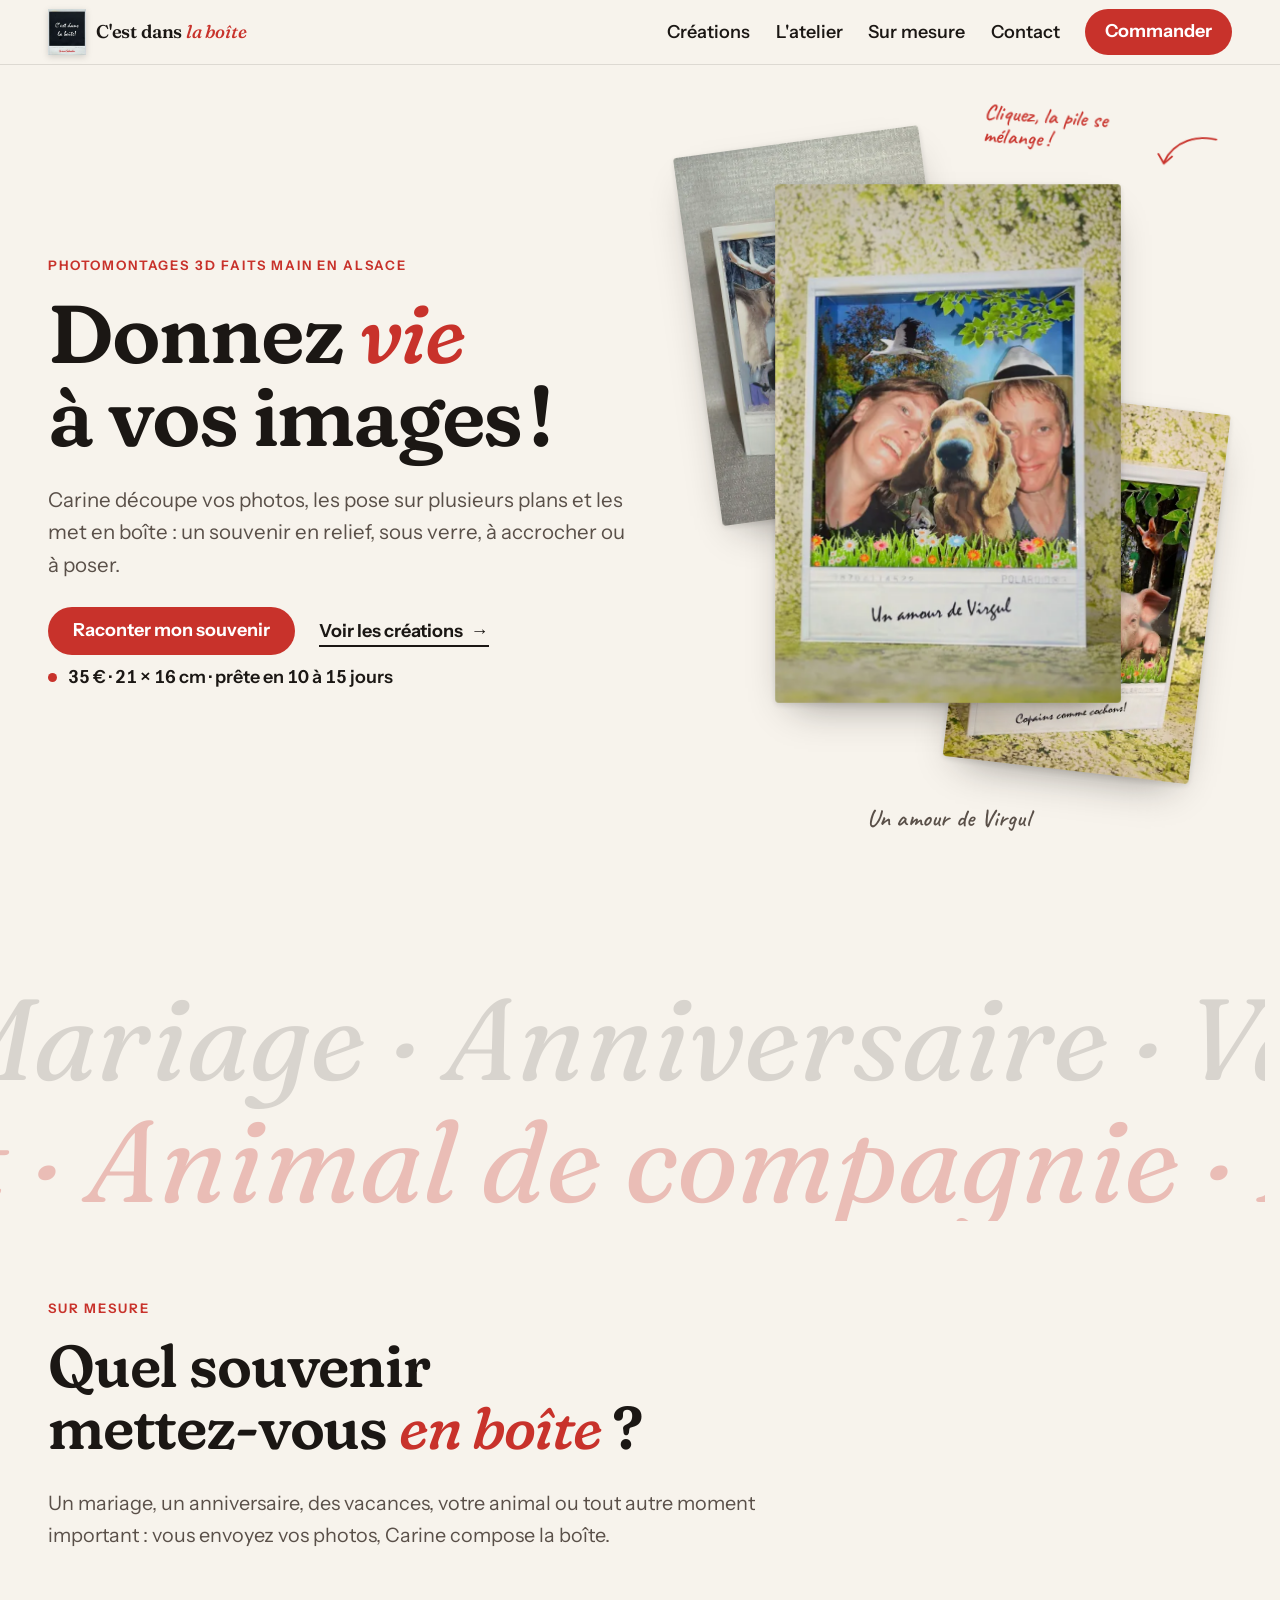
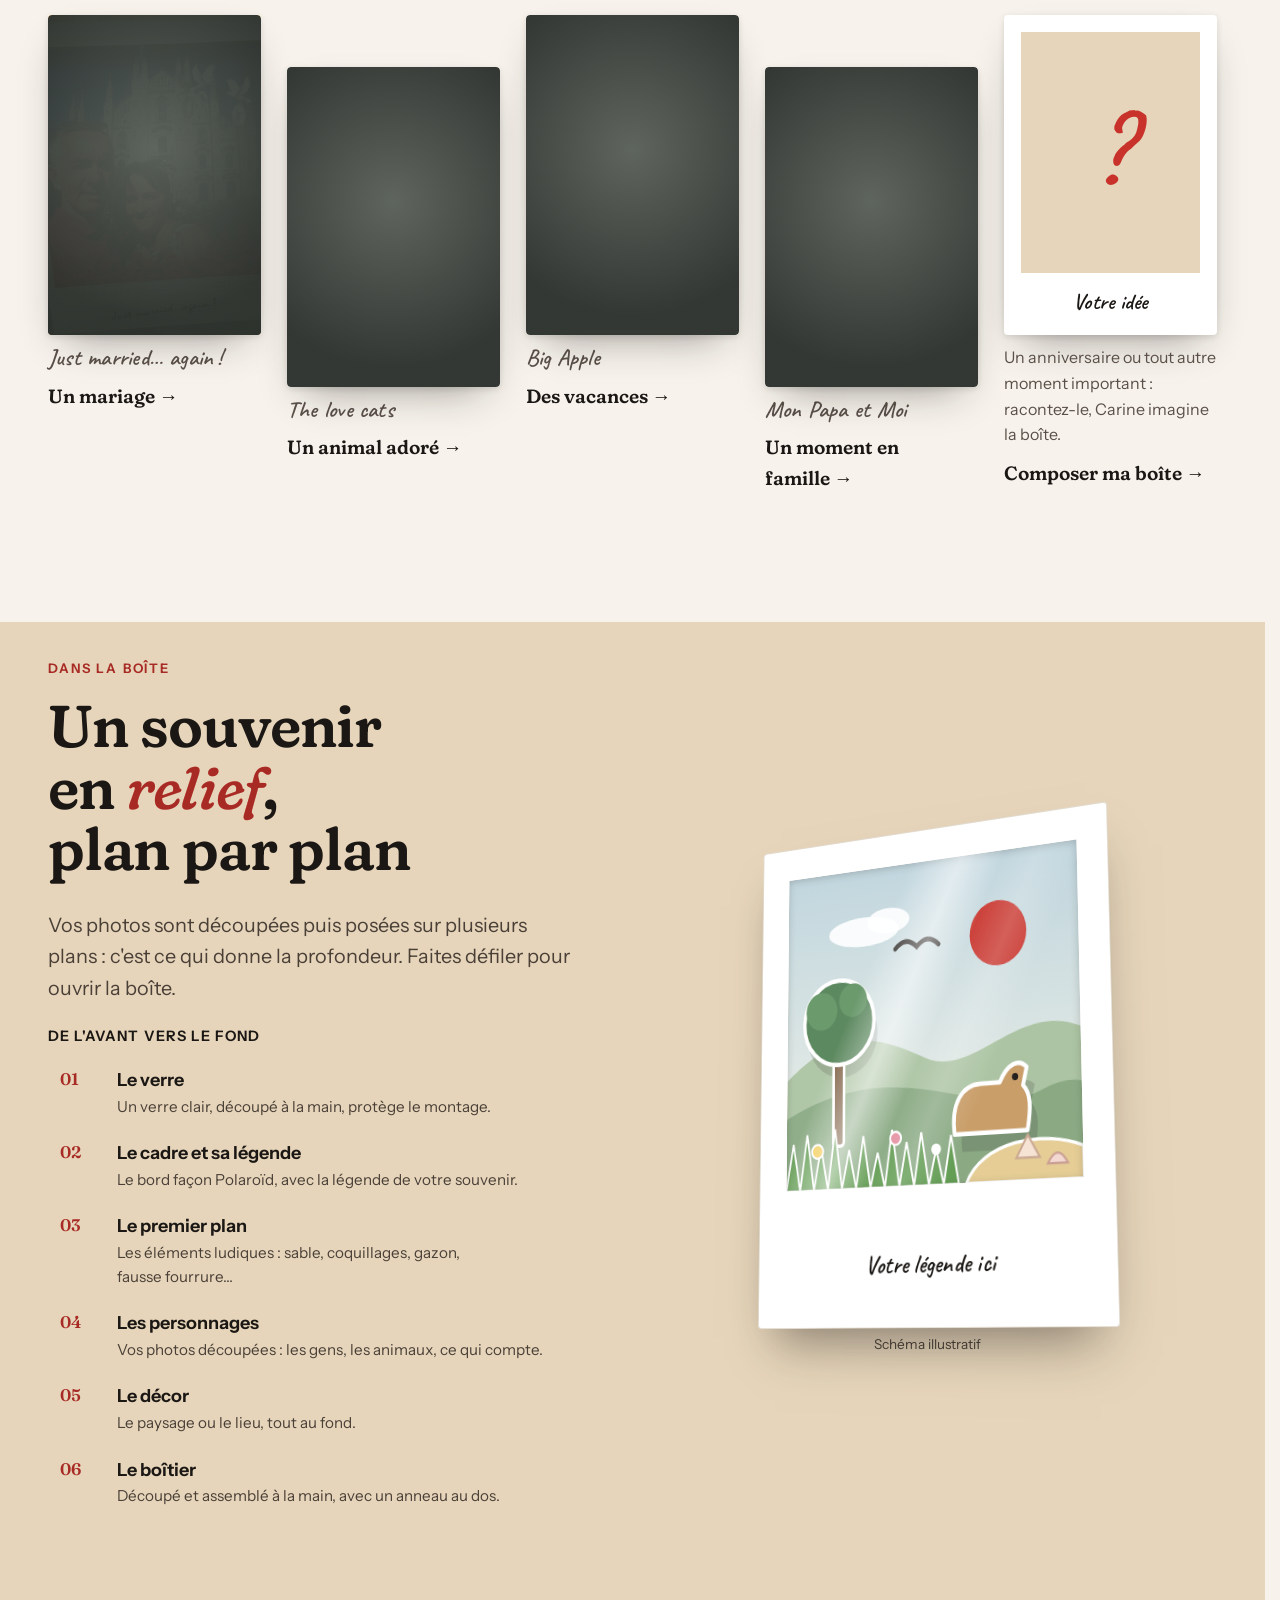
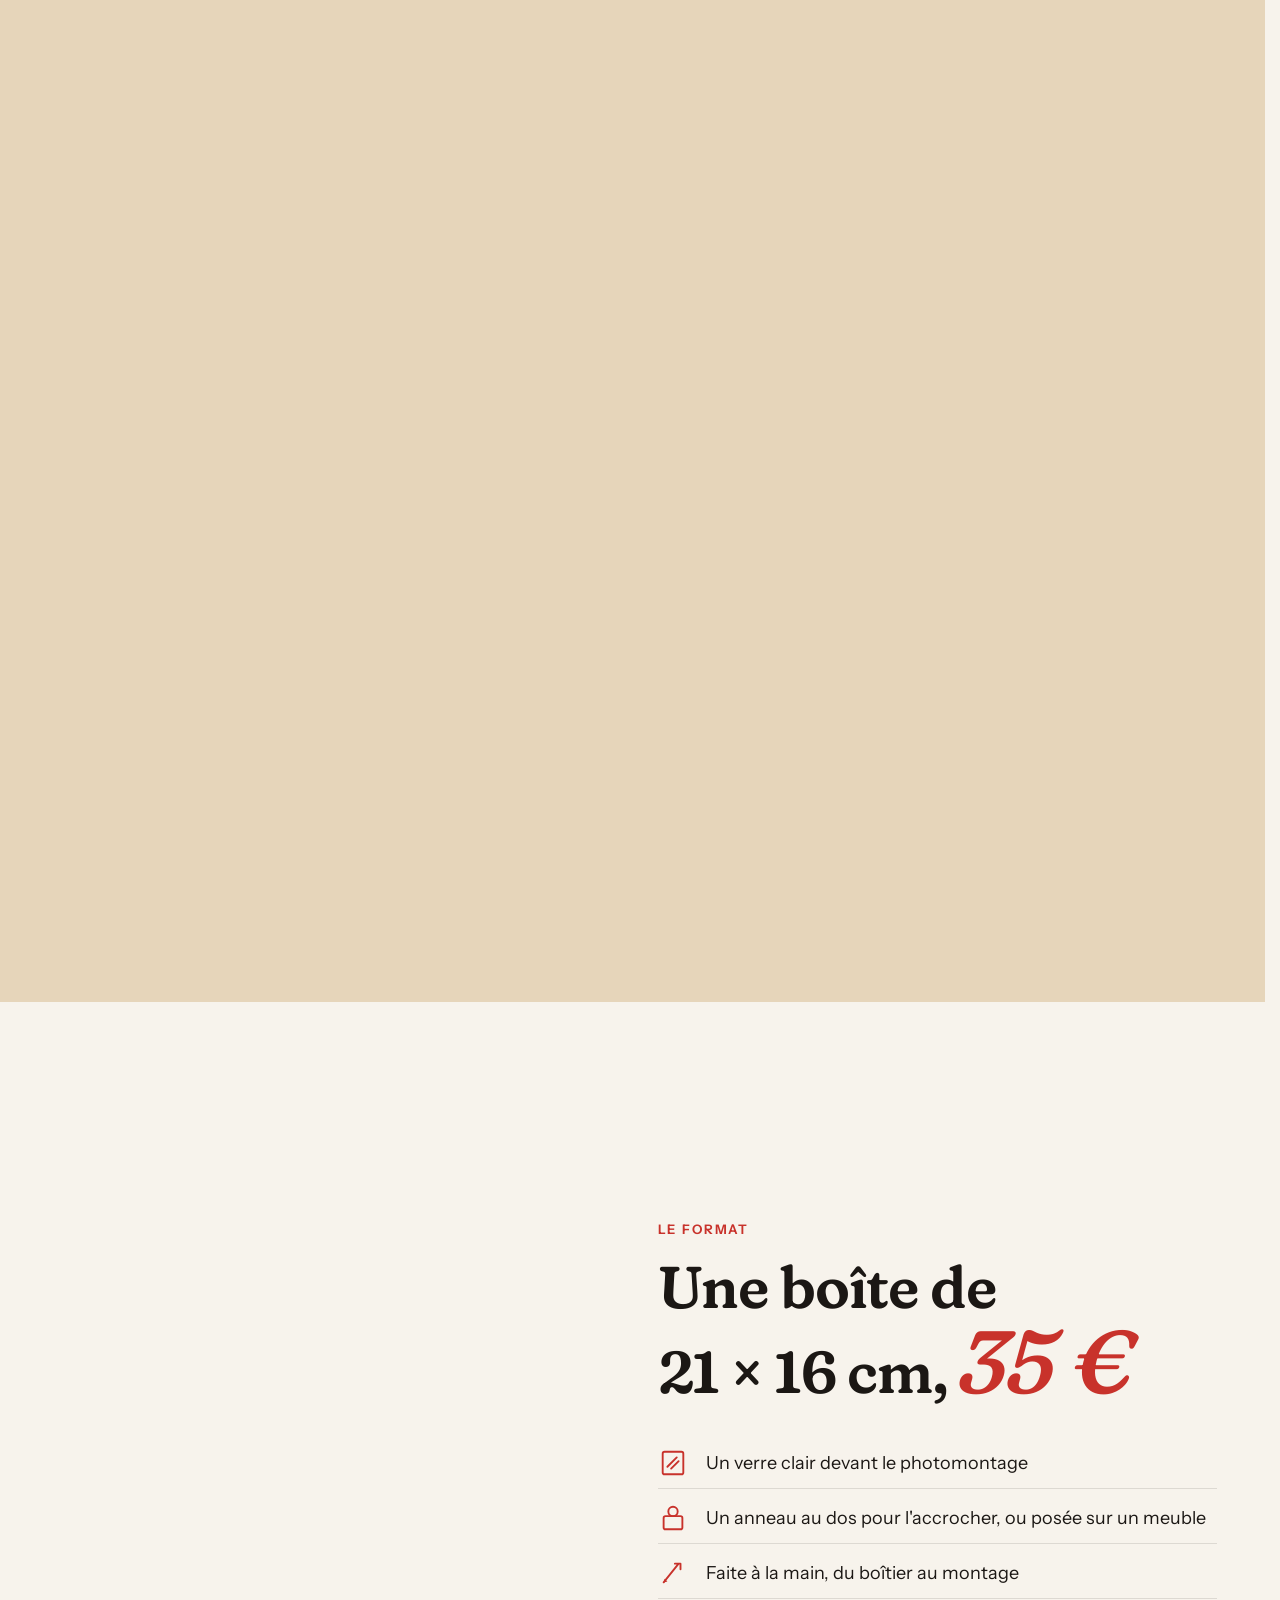
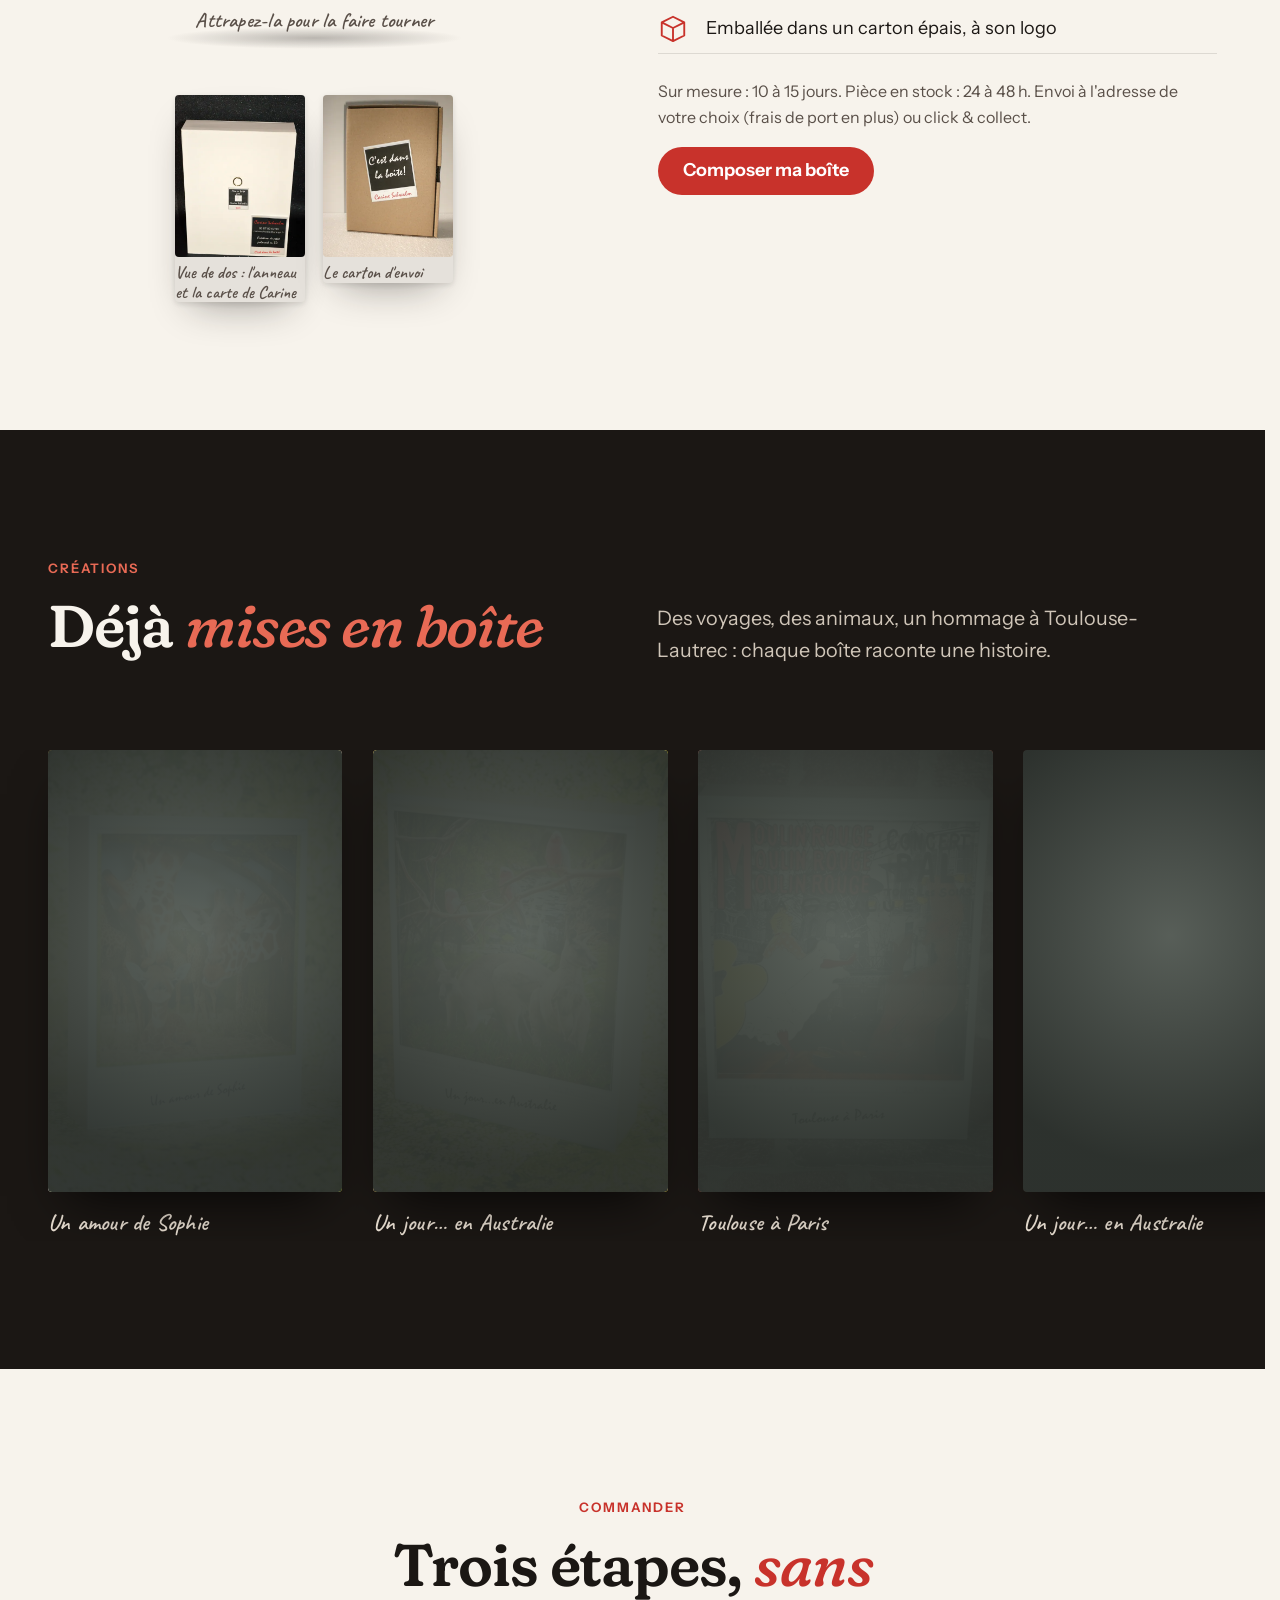
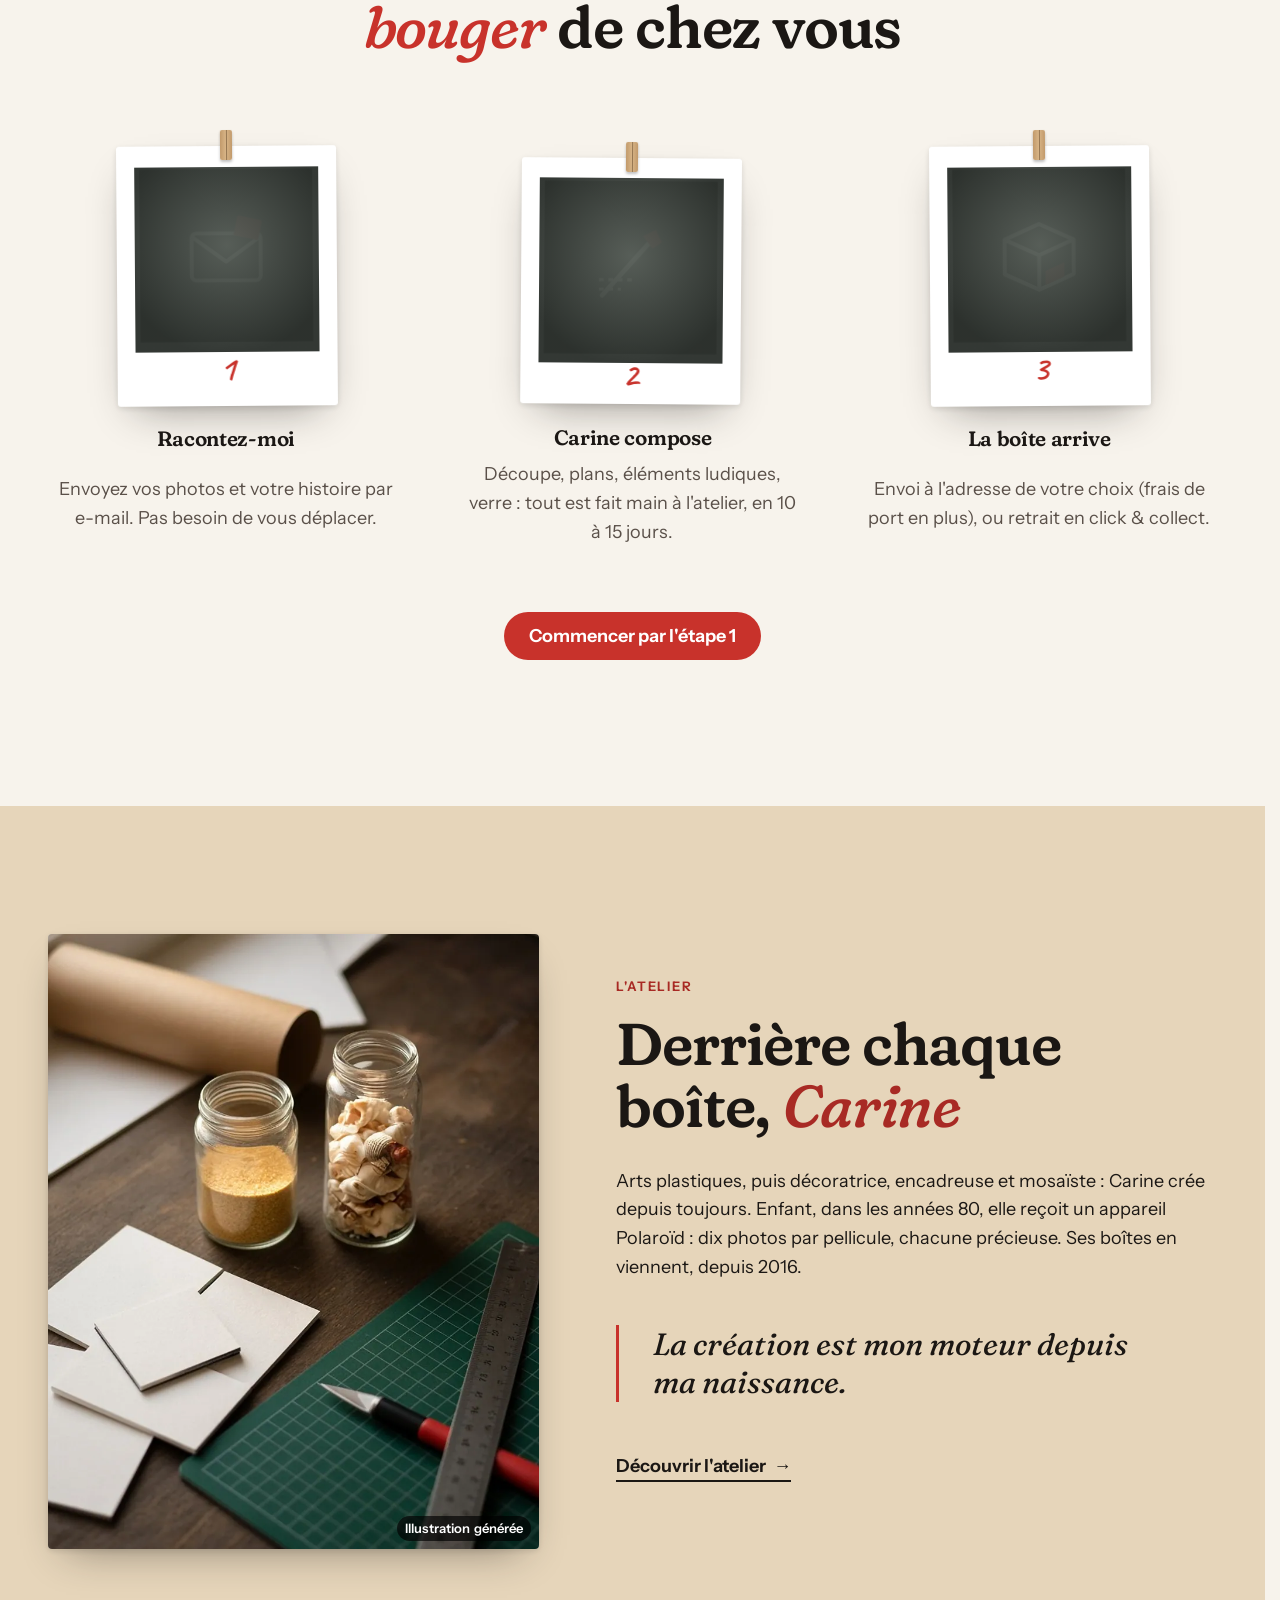
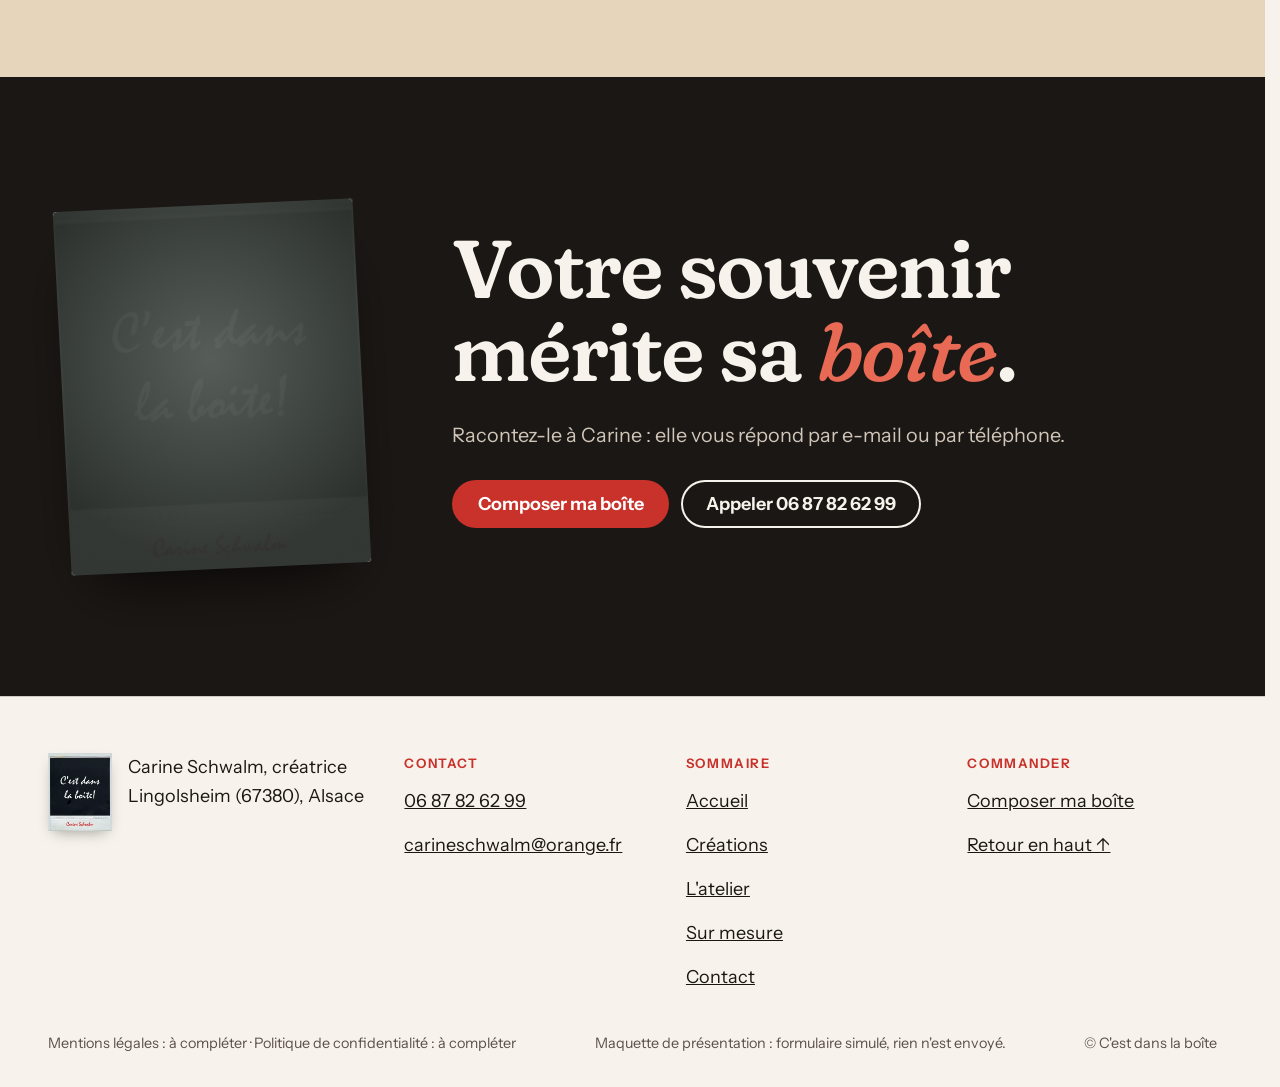
<file: index.html>
<!doctype html>
<html lang="fr" data-v="2">
<head>
<meta charset="utf-8">
<meta name="viewport" content="width=device-width, initial-scale=1, viewport-fit=cover">
<title>C&#39;est dans la boîte : photomontages 3D faits main en Alsace</title>
<meta name="description" content="Carine Schwalm met vos photos en relief dans une boîte façon Polaroïd de 21 × 16 cm : mariage, vacances, animal, famille. 35 €, prête en 10 à 15 jours.">
<meta name="robots" content="noindex, nofollow">
<link rel="canonical" href="https://c-est-dans-la-boite-maquette.vercel.app/">
<style>:root{--fond:#F7F3EC;--texte:#1B1714;--voile-fond:#1B1714;--ouverture-fond:#1B1714;--menu-fond:#F7F3EC}:root { --entete-h: 72px; --barres-h: 0px; } html { background: var(--fond); color: var(--texte); scrollbar-gutter: stable; } body { margin: 0; background: var(--fond); } html.js:not(.secours):not([data-arrivee="retour"]) [data-anime] { opacity: 0; } html.js:not(.secours):not([data-arrivee="retour"]) [data-anime].vu { opacity: 1; } [data-voile] { position: fixed; inset: 0; z-index: 900; background: var(--voile-fond); transform: translateY(100%); visibility: hidden; pointer-events: none; } html[data-arrivee="voile"]:not(.voile-leve):not(.secours) [data-voile] { transform: none; visibility: visible; } html.secours [data-voile] { visibility: hidden !important; } .ouverture-panneau { position: fixed; inset: 0; z-index: 850; display: none; place-content: center; justify-items: center; background: var(--ouverture-fond, var(--voile-fond)); color: var(--fond); text-align: center; } html.js[data-arrivee="intro"]:not(.secours):not(.intro-finie) .ouverture-panneau { display: grid; } html.defilement-bloque, html.defilement-bloque body, html.js[data-arrivee="intro"]:not(.secours):not(.intro-finie), html.js[data-arrivee="intro"]:not(.secours):not(.intro-finie) body, html[data-arrivee="voile"]:not(.voile-leve):not(.secours), html[data-arrivee="voile"]:not(.voile-leve):not(.secours) body { overflow: hidden; } html.js[data-arrivee="intro"]:not(.secours):not(.intro-finie) { background-color: var(--ouverture-fond, var(--voile-fond)); } html[data-arrivee="voile"]:not(.voile-leve):not(.secours) { background-color: var(--voile-fond); }</style>
<script>(function () {
var d = document.documentElement, ss = null, ls = null;
try { ss = window.sessionStorage; ls = window.localStorage; } catch (e) {}
d.classList.add('js');
var nav = performance.getEntriesByType ? performance.getEntriesByType('navigation')[0] : null;
var type = nav ? nav.type : 'navigate';
var depart = null;
try { depart = JSON.parse(ss.getItem('socle:depart') || 'null'); ss.removeItem('socle:depart'); } catch (e) {}
if (depart && !(Date.now() - depart.t < 15000)) depart = null;
var mode = type === 'back_forward' ? 'retour' : type === 'reload' ? 'intro' : depart ? 'voile' : 'intro';
d.setAttribute('data-arrivee', mode);
if (mode === 'voile' && depart.couleur) d.style.setProperty('--voile-fond', depart.couleur);
if (type === 'reload' && 'scrollRestoration' in history) {
history.scrollRestoration = 'manual';
}
try {
var choisie = ls && ls.getItem('socle:langue');
var langue = (d.lang || '').slice(0, 2);
if (choisie && choisie !== langue && type === 'navigate' && !depart) {
var alt = document.querySelector('link[rel="alternate"][hreflang="' + choisie + '"]');
if (alt) location.replace(new URL(alt.href).pathname + location.search + location.hash);
}
} catch (e) {}
setTimeout(function () { if (!d.classList.contains('demarre')) d.classList.add('secours'); }, 2000);
})();</script>
<link rel="preload" href="/assets/fonts/fraunces-latin-soft-normal.woff2" as="font" type="font/woff2" crossorigin>
<link rel="preload" href="/assets/fonts/instrument-sans-latin-wght-normal.woff2" as="font" type="font/woff2" crossorigin>
<link rel="stylesheet" href="/assets/css/socle.css?v=2">
<link rel="stylesheet" href="/assets/css/site.css?v=2">
<link rel="modulepreload" href="/assets/js/site.js?v=2">
<link rel="modulepreload" href="/assets/js/socle/index.js?v=2">
<script src="/assets/vendor/gsap.min.js" defer></script>
<script src="/assets/vendor/ScrollTrigger.min.js" defer></script>
<script src="/assets/vendor/SplitText.min.js" defer></script>
<script type="module" src="/assets/js/site.js?v=2"></script>
<meta name="theme-color" content="#F7F3EC">
<link rel="icon" href="/assets/images/favicon.svg" type="image/svg+xml">
<link rel="apple-touch-icon" href="/assets/images/apple-touch-icon.png">
<meta property="og:type" content="website">
<meta property="og:site_name" content="C&#39;est dans la boîte">
<meta property="og:locale" content="fr_FR">
<meta property="og:title" content="C&#39;est dans la boîte : photomontages 3D faits main en Alsace">
<meta property="og:description" content="Carine Schwalm met vos photos en relief dans une boîte façon Polaroïd de 21 × 16 cm : mariage, vacances, animal, famille. 35 €, prête en 10 à 15 jours.">
<meta property="og:url" content="https://c-est-dans-la-boite-maquette.vercel.app/">
<meta property="og:image" content="https://c-est-dans-la-boite-maquette.vercel.app/assets/partage/accueil-fr.jpg">
<meta property="og:image:width" content="1200">
<meta property="og:image:height" content="630">
<meta property="og:image:alt" content="C&#39;est dans la boîte : une boîte en relief, un couple et son cocker dans l&#39;herbe fleurie">
<meta name="twitter:card" content="summary_large_image">
<script type="application/ld+json">{"@context":"https://schema.org","@type":"LocalBusiness","name":"C'est dans la boîte","founder":{"@type":"Person","name":"Carine Schwalm"},"url":"https://c-est-dans-la-boite-maquette.vercel.app/","telephone":"+33687826299","email":"carineschwalm@orange.fr","foundingDate":"2016","address":{"@type":"PostalAddress","addressLocality":"Lingolsheim","postalCode":"67380","addressRegion":"Alsace","addressCountry":"FR"},"description":"Photomontages 3D faits main, présentés dans une boîte façon Polaroïd de 21 × 16 cm : mariage, anniversaire, vacances, animal de compagnie.","makesOffer":{"@type":"Offer","price":"35","priceCurrency":"EUR","itemOffered":{"@type":"Product","name":"Boîte photomontage 3D sur mesure, 21 × 16 cm"}}}</script>
</head>
<body id="haut">
<div data-voile data-forme="iris" aria-hidden="true"><div class="voile-contenu"><img src="/assets/images/logo-240.webp" alt="" width="250" height="303"><span data-voile-libelle>Accueil</span></div></div>
<div class="ouverture-panneau" data-ouverture aria-hidden="true">
  <div class="ouverture-cadre" data-ouverture-objet>
    <img src="/assets/images/cadre-logo-480.webp" srcset="/assets/images/cadre-logo-480.webp 480w, /assets/images/cadre-logo-720.webp 720w" sizes="280px" alt="" width="480" height="582">
    <span class="ouverture-laiteux"></span>
  </div>
  <p class="ouverture-ligne">Photomontages 3D faits main</p>
</div>
<a class="evitement" href="#contenu">Aller au contenu</a>
<header data-entete>
  <div class="entete-rangee">
    <a class="entete-logo" href="/" data-libelle="Accueil" aria-current="page">
      <img src="/assets/images/logo-240.webp" alt="" width="250" height="303"><span>C'est dans <em>la boîte</em></span>
    </a>
    <nav data-nav aria-label="Navigation principale">
      <ul><li><a href="/creations" data-libelle="Créations">Créations</a></li><li><a href="/atelier" data-libelle="L&#39;atelier">L&#39;atelier</a></li><li><a href="/sur-mesure" data-libelle="Sur mesure">Sur mesure</a></li><li><a href="/contact" data-libelle="Contact">Contact</a></li></ul>
    </nav>
    <div class="entete-actions">
      <a class="bouton" href="/sur-mesure#composer" data-libelle="Sur mesure">Commander</a>
      <button type="button" data-menu-bouton aria-controls="menu" aria-expanded="false" data-libelle-ouvrir="Menu" data-libelle-fermer="Fermer"><span data-libelle-bouton>Menu</span></button>
      <a class="menu-sansjs" href="#menu" data-menu-lien>Menu</a>
    </div>
  </div>
</header>
<script>/* Avant le premier affichage : rangées de la navigation (même règle que ajusterNav dans assets/js/socle/entete.js)
   et hauteur réelle de l'en-tête, pour que rien ne saute quand le JavaScript du site prend la main. */
(function () {
  var h = document.documentElement, u = document.querySelector('[data-nav] ul'), e = document.querySelector('[data-entete]');
  if (u) {
    var deborde = function () { return u.scrollWidth > u.clientWidth + 1; }, c = deborde();
    if (c && window.matchMedia('(min-width: 900px)').matches) {
      h.classList.add('nav-deux-rangees'); c = deborde();
      if (c) { h.classList.add('nav-deux-lignes'); var a = u.querySelector('a'); c = !a || u.getBoundingClientRect().height > a.getBoundingClientRect().height * 2.5; }
      if (c) h.classList.remove('nav-deux-rangees', 'nav-deux-lignes');
    }
    if (c) h.classList.add('nav-compacte');
  }
  if (e) h.style.setProperty('--entete-h', Math.round(e.getBoundingClientRect().height) + 'px');
})();</script>
<span id="menu-ferme" aria-hidden="true"></span>
<div id="menu" data-menu role="dialog" aria-modal="true" aria-label="Menu">
  <p class="menu-sansjs-fermer"><a href="#menu-ferme">Fermer</a></p>
  <ul><li style="--i:0"><a href="/" class="menu-lien" data-libelle="Accueil" aria-current="page">Accueil</a></li><li style="--i:1"><a href="/creations" class="menu-lien" data-libelle="Créations">Créations</a></li><li style="--i:2"><a href="/atelier" class="menu-lien" data-libelle="L&#39;atelier">L&#39;atelier</a></li><li style="--i:3"><a href="/sur-mesure" class="menu-lien" data-libelle="Sur mesure">Sur mesure</a></li><li style="--i:4"><a href="/contact" class="menu-lien" data-libelle="Contact">Contact</a></li></ul>
  <p class="menu-contact"><a class="bouton" href="tel:+33687826299">Appeler 06 87 82 62 99</a> <a class="menu-email" href="mailto:carineschwalm@orange.fr">carineschwalm@orange.fr</a></p>
</div>
<main id="contenu" tabindex="-1">
<section class="ouv ouv-accueil" id="debut" data-ouverture-page>
  <div class="ouv-texte">
    <p class="surtitre hero-sur" data-anime="gsap">Photomontages 3D faits main en Alsace</p>
    <h1 class="titre-xl hero-titre" data-anime="gsap"><span class="ligne-masque"><span class="hero-ligne">Donnez <em>vie</em></span></span><span class="ligne-masque"><span class="hero-ligne">à vos images !</span></span></h1>
    <p class="hero-intro" data-anime="gsap">Carine découpe vos photos, les pose sur plusieurs plans et les met en boîte : un souvenir en relief, sous verre, à accrocher ou à poser.</p>
    <div class="hero-actions" data-anime="gsap">
      <a href="/sur-mesure#composer" class="bouton" data-libelle="Sur mesure" data-action-principale data-survol="magnetique">Raconter mon souvenir</a>
      <a href="/creations" class="lien-fleche" data-libelle="Créations">Voir les créations</a>
    </div>
    <p class="hero-info" data-info-cle data-anime="gsap">35 € · 21 × 16 cm · prête en 10 à 15 jours</p>
  </div>
  <div class="pile-zone">
    <div class="pile" data-grille="manipuler">
      <div class="pile-carte pile-carte--g"><figure class="media dev pile-photo" data-legende="Laponie Finlandaise" style="--cadrage:50% 50%;aspect-ratio:2 / 3">
  <picture>
    <img data-effet="developpement" src="/assets/images/boite-laponie-1300.webp" srcset="/assets/images/boite-laponie-480.webp 480w, /assets/images/boite-laponie-800.webp 800w, /assets/images/boite-laponie-1300.webp 1300w" sizes="(max-width: 760px) 40vw, 18vw" alt="Boîte « Laponie Finlandaise, janvier 2020 » : deux voyageurs emmitouflés, des rennes et des branches enneigées" width="1300" height="1950" loading="lazy" decoding="async">
  </picture><span class="dev-voile" aria-hidden="true"></span>
</figure></div>
      <div class="pile-carte pile-carte--d"><figure class="media dev pile-photo" data-legende="Copains comme cochons !" style="--cadrage:50% 50%;aspect-ratio:2 / 3">
  <picture>
    <img data-effet="developpement" src="/assets/images/boite-cochons-1300.webp" srcset="/assets/images/boite-cochons-480.webp 480w, /assets/images/boite-cochons-800.webp 800w, /assets/images/boite-cochons-1300.webp 1300w" sizes="(max-width: 760px) 40vw, 18vw" alt="Boîte « Copains comme cochons ! » : trois cochons dans les fleurs, des oiseaux dans l&#39;arbre" width="1300" height="1950" loading="lazy" decoding="async">
  </picture><span class="dev-voile" aria-hidden="true"></span>
</figure></div>
      <div class="pile-carte pile-carte--avant" data-effet="profondeur"><figure class="media dev pile-photo" data-iris-centre data-souris data-legende="Un amour de Virgul" style="--cadrage:50% 50%;aspect-ratio:2 / 3">
  <picture>
    <img data-effet="developpement" src="/assets/images/boite-virgul-1300.webp" srcset="/assets/images/boite-virgul-480.webp 480w, /assets/images/boite-virgul-800.webp 800w, /assets/images/boite-virgul-1300.webp 1300w" sizes="(max-width: 760px) 60vw, 26vw" alt="Boîte « Un amour de Virgul » : un couple et son cocker dans l&#39;herbe fleurie, une cigogne en vol" width="1300" height="1950" fetchpriority="high" loading="eager" decoding="async">
  </picture><span class="dev-voile" aria-hidden="true"></span>
</figure></div>
      <button type="button" class="pile-bouton" data-melanger data-superpose aria-label="Mélanger la pile : montrer une autre boîte"></button>
    </div>
    <p class="pile-note main" aria-hidden="true"><svg class="pile-fleche" viewBox="0 0 90 60" focusable="false"><path d="M84 6 C60 2 30 10 18 40" fill="none" stroke="currentColor" stroke-width="2.4" stroke-linecap="round"/><path d="M10 30 L18 42 L28 32" fill="none" stroke="currentColor" stroke-width="2.4" stroke-linecap="round" stroke-linejoin="round"/></svg><span class="aide-souris">Cliquez, la pile se mélange !</span><span class="aide-tactile">Touchez, la pile se mélange !</span></p>
    <p class="pile-legende main" aria-live="polite" data-pile-legende>Un amour de Virgul</p>
  </div>
</section>
<section class="occasions" id="occasions">
  <div class="mots-geants" data-fx="mots-geants" aria-hidden="true" data-ruban data-visuel data-audit-ignorer>
    <p data-fx-rangee data-texte="Mariage · Anniversaire · Vacances · Mariage · Anniversaire · Vacances · Mariage · Anniversaire · Vacances · Mariage · Anniversaire · Vacances ·"></p>
    <p data-fx-rangee data-sens="-1" data-texte="Animal de compagnie · Moment important · Animal de compagnie · Moment important · Animal de compagnie · Moment important · Animal de compagnie · Moment important ·"></p>
  </div>
  <div class="conteneur">
    <div class="tete-section">
      <p class="surtitre">Sur mesure</p>
      <h2 class="titre-l" data-anime="lignes">Quel souvenir mettez-vous <em>en boîte</em> ?</h2>
      <p class="chapeau" data-anime>Un mariage, un anniversaire, des vacances, votre animal ou tout autre moment important : vous envoyez vos photos, Carine compose la boîte.</p>
    </div>
    <ul class="occasions-liste" data-anime="cascade">
      <li>
        <a class="occasion" href="/sur-mesure?occasion=mariage#composer" data-libelle="Sur mesure">
          <figure class="media dev occasion-media" style="--cadrage:50% 50%;aspect-ratio:2 / 3">
  <picture>
    <img data-effet="developpement" src="/assets/images/boite-mariage-1300.webp" srcset="/assets/images/boite-mariage-480.webp 480w, /assets/images/boite-mariage-800.webp 800w, /assets/images/boite-mariage-1300.webp 1300w, /assets/images/boite-mariage-1860.webp 1860w" sizes="(max-width: 760px) 46vw, 20vw" alt="Boîte « Just married… again ! » : un couple devant la cathédrale de Milan, colombes et pétales rouges" width="1300" height="1444" loading="lazy" decoding="async">
  </picture><span class="dev-voile" aria-hidden="true"></span>
</figure>
          <span class="occasion-legende main">Just married… again !</span>
          <span class="occasion-titre">Un mariage <span aria-hidden="true">→</span></span>
        </a>
      </li><li>
        <a class="occasion" href="/sur-mesure?occasion=animal#composer" data-libelle="Sur mesure">
          <figure class="media dev occasion-media" style="--cadrage:50% 50%;aspect-ratio:2 / 3">
  <picture>
    <img data-effet="developpement" src="/assets/images/boite-love-cats-1300.webp" srcset="/assets/images/boite-love-cats-480.webp 480w, /assets/images/boite-love-cats-800.webp 800w, /assets/images/boite-love-cats-1300.webp 1300w" sizes="(max-width: 760px) 46vw, 20vw" alt="Boîte « The love cats » : deux amies et leurs chats à une fenêtre fleurie" width="1300" height="1950" loading="lazy" decoding="async">
  </picture><span class="dev-voile" aria-hidden="true"></span>
</figure>
          <span class="occasion-legende main">The love cats</span>
          <span class="occasion-titre">Un animal adoré <span aria-hidden="true">→</span></span>
        </a>
      </li><li>
        <a class="occasion" href="/sur-mesure?occasion=vacances#composer" data-libelle="Sur mesure">
          <figure class="media dev occasion-media" style="--cadrage:50% 50%;aspect-ratio:2 / 3">
  <picture>
    <img data-effet="developpement" src="/assets/images/boite-big-apple-1300.webp" srcset="/assets/images/boite-big-apple-480.webp 480w, /assets/images/boite-big-apple-800.webp 800w, /assets/images/boite-big-apple-1300.webp 1300w" sizes="(max-width: 760px) 46vw, 20vw" alt="Boîte « Big Apple » : la statue de la Liberté devant Manhattan, dans une pomme" width="1300" height="1950" loading="lazy" decoding="async">
  </picture><span class="dev-voile" aria-hidden="true"></span>
</figure>
          <span class="occasion-legende main">Big Apple</span>
          <span class="occasion-titre">Des vacances <span aria-hidden="true">→</span></span>
        </a>
      </li><li>
        <a class="occasion" href="/sur-mesure?occasion=autre#composer" data-libelle="Sur mesure">
          <figure class="media dev occasion-media" style="--cadrage:50% 50%;aspect-ratio:2 / 3">
  <picture>
    <img data-effet="developpement" src="/assets/images/boite-papa-1300.webp" srcset="/assets/images/boite-papa-480.webp 480w, /assets/images/boite-papa-800.webp 800w, /assets/images/boite-papa-1300.webp 1300w" sizes="(max-width: 760px) 46vw, 20vw" alt="Boîte « Mon Papa et Moi » : un père et sa petite fille dans un champ, une cigogne en vol" width="1300" height="1950" loading="lazy" decoding="async">
  </picture><span class="dev-voile" aria-hidden="true"></span>
</figure>
          <span class="occasion-legende main">Mon Papa et Moi</span>
          <span class="occasion-titre">Un moment en famille <span aria-hidden="true">→</span></span>
        </a>
      </li>
      <li>
        <a class="occasion occasion--idee" href="/sur-mesure?occasion=anniversaire#composer" data-libelle="Sur mesure">
          <span class="idee-cadre" data-visuel aria-hidden="true"><span class="idee-fenetre"><span class="main">?</span></span><span class="idee-bord main">Votre idée</span></span>
          <span class="occasion-texte">Un anniversaire ou tout autre moment important : racontez-le, Carine imagine la boîte.</span>
          <span class="occasion-titre">Composer ma boîte <span aria-hidden="true">→</span></span>
        </a>
      </li>
    </ul>
  </div>
</section>
<section class="plans" id="dans-la-boite" data-scene>
  <div class="plans-collant" data-collant>
    <div class="conteneur plans-grille">
      <div class="plans-texte">
        <p class="surtitre">Dans la boîte</p>
        <h2 class="titre-l" data-anime="lignes">Un souvenir en <em class="mot-relief" data-texte="relief" data-grille="typo">relief</em>, plan par plan</h2>
        <p class="chapeau masque-ecran-bas">Vos photos sont découpées puis posées sur plusieurs plans : c&#39;est ce qui donne la profondeur. Faites défiler pour ouvrir la boîte.</p>
        <p class="plans-liste-titre" id="plans-liste-titre">De l&#39;avant vers le fond</p>
        <ol class="plans-liste" aria-labelledby="plans-liste-titre">
          <li data-couche="1"><span class="plans-num">01</span><span class="plans-nom">Le verre</span><span class="plans-detail">Un verre clair, découpé à la main, protège le montage.</span></li><li data-couche="2"><span class="plans-num">02</span><span class="plans-nom">Le cadre et sa légende</span><span class="plans-detail">Le bord façon Polaroïd, avec la légende de votre souvenir.</span></li><li data-couche="3"><span class="plans-num">03</span><span class="plans-nom">Le premier plan</span><span class="plans-detail">Les éléments ludiques : sable, coquillages, gazon, fausse fourrure…</span></li><li data-couche="4"><span class="plans-num">04</span><span class="plans-nom">Les personnages</span><span class="plans-detail">Vos photos découpées : les gens, les animaux, ce qui compte.</span></li><li data-couche="5"><span class="plans-num">05</span><span class="plans-nom">Le décor</span><span class="plans-detail">Le paysage ou le lieu, tout au fond.</span></li><li data-couche="6"><span class="plans-num">06</span><span class="plans-nom">Le boîtier</span><span class="plans-detail">Découpé et assemblé à la main, avec un anneau au dos.</span></li>
        </ol>
      </div>
      <div class="plans-scene" role="img" aria-label="Schéma d&#39;une boîte ouverte en six plans : verre, cadre, premier plan, personnages, décor, boîtier" data-visuel>
        <div class="boite3d" data-effet="plans">
          <div class="couche couche--boitier" data-couche="6"></div>
          <div class="couche couche--decor" data-couche="5"><svg viewBox="0 0 160 150" preserveAspectRatio="none" aria-hidden="true" focusable="false">
<defs><linearGradient id="ciel" x1="0" y1="0" x2="0" y2="1"><stop offset="0" stop-color="#BCD3DC"/><stop offset="1" stop-color="#EEF0E6"/></linearGradient></defs>
<rect width="160" height="150" fill="url(#ciel)"/>
<circle cx="118" cy="38" r="15" fill="#C8322B"/>
<ellipse cx="44" cy="30" rx="20" ry="7" fill="#fff" opacity=".9"/><ellipse cx="58" cy="26" rx="12" ry="6" fill="#fff" opacity=".9"/>
<path d="M0 98 C30 74 52 80 78 92 S128 70 160 84 V150 H0Z" fill="#A9C2A0"/>
<path d="M0 116 C40 98 70 104 104 112 S140 104 160 108 V150 H0Z" fill="#86A77F"/>
</svg></div>
          <div class="couche couche--perso" data-couche="4"><svg viewBox="0 0 160 150" preserveAspectRatio="none" aria-hidden="true" focusable="false">
<g fill="rgba(27,23,20,.16)" transform="translate(2 4)"><path d="M30 128 V88"/><circle cx="30" cy="74" r="20"/><path d="M96 132 c-2-14 4-22 14-22 h10 c4-8 10-10 14-6 l-2 8 c4 4 4 10 2 20 z"/></g>
<rect x="27" y="86" width="6" height="44" rx="2" fill="#7A5A3E" stroke="#fff" stroke-width="1.5"/>
<circle cx="30" cy="72" r="20" fill="#4F7F52" stroke="#fff" stroke-width="2"/><circle cx="20" cy="66" r="9" fill="#5E9160"/><circle cx="38" cy="62" r="8" fill="#5E9160"/>
<path d="M94 128 c-2-14 4-22 14-22 h10 c4-8 10-10 14-6 l-2 8 c4 4 4 10 2 20 z" fill="#C79A63" stroke="#fff" stroke-width="2" stroke-linejoin="round"/>
<circle cx="126" cy="104" r="1.6" fill="#1B1714"/>
<path d="M62 40 q6-6 12 0 q6-6 12 0" fill="none" stroke="#1B1714" stroke-width="2.2" stroke-linecap="round"/>
</svg></div>
          <div class="couche couche--premier" data-couche="3"><svg viewBox="0 0 160 150" preserveAspectRatio="none" aria-hidden="true" focusable="false">
<path d="M100 150 C108 132 140 128 160 136 V150Z" fill="#E4CB91" stroke="#fff" stroke-width="1.5"/>
<g fill="#5E9A4E" stroke="#fff" stroke-width="1">
<path d="M0 150 L4 128 L8 150 L12 124 L16 150 L20 130 L24 150 L28 122 L32 150 L36 132 L40 150 L44 126 L48 150 L52 134 L56 150 L60 124 L64 150 L68 130 L72 150 L76 126 L80 150 L84 134 L88 150 L92 128 L96 150Z"/></g>
<circle cx="18" cy="132" r="3.2" fill="#F2C94C" stroke="#fff"/><circle cx="62" cy="128" r="3" fill="#E58FA0" stroke="#fff"/><circle cx="84" cy="134" r="2.6" fill="#fff"/>
<path d="M126 140 l6-10 l6 10z" fill="#F6E2D3" stroke="#C8A58E" stroke-width="1"/><path d="M142 143 q5-9 10 0z" fill="#F3D6CF" stroke="#C99C90" stroke-width="1"/>
</svg></div>
          <div class="couche couche--cadre" data-couche="2"><span class="cadre-legende main">Votre légende ici</span></div>
          <div class="couche couche--verre" data-couche="1"></div>
        </div>
        <p class="mention-schema">Schéma illustratif</p>
      </div>
    </div>
  </div>
</section>
<section class="offre" id="format">
  <div class="conteneur offre-grille">
    <div class="offre-visuels">
      <div class="b3-scene" data-visuel data-grille="manipuler" role="img" aria-label="Une boîte de 21 × 16 cm vue en relief, avec sa profondeur">
        <div class="b3-tourne">
        <div class="b3" data-effet="boite3d">
          <div class="b3-face b3-face--avant">
            <figure class="media b3-photo" style="--cadrage:50% 50%;aspect-ratio:16 / 21">
  <picture>
    <img src="/assets/images/boite-face-640.webp" srcset="/assets/images/boite-face-320.webp 320w, /assets/images/boite-face-640.webp 640w" sizes="(max-width: 760px) 60vw, 300px" alt="" width="640" height="840" loading="lazy" decoding="async">
  </picture>
</figure>
            <span class="b3-cote b3-cote--l" aria-hidden="true"><span>16 cm</span></span>
            <span class="b3-cote b3-cote--h" aria-hidden="true"><span>21 cm</span></span>
            <span class="b3-verre" aria-hidden="true"><span class="b3-reflet"></span></span>
          </div>
          <div class="b3-face b3-face--dos" data-face="dos"><span class="b3-anneau"></span></div>
          <div class="b3-face b3-face--droite"></div>
          <div class="b3-face b3-face--gauche" data-face="dos"></div>
          <div class="b3-face b3-face--haut"></div>
          <div class="b3-face b3-face--bas" data-face="dos"></div>
        </div>
        </div>
        <p class="b3-aide main" aria-hidden="true"><span class="aide-souris">Attrapez-la pour la faire tourner</span><span class="aide-tactile">Glissez pour la faire tourner</span></p>
      </div>
      <ul class="offre-vignettes">
        <li><figure class="media offre-vignette" style="--cadrage:50% 50%;aspect-ratio:4 / 5">
  <picture>
    <img src="/assets/images/boite-dos-1300.webp" srcset="/assets/images/boite-dos-480.webp 480w, /assets/images/boite-dos-800.webp 800w, /assets/images/boite-dos-1300.webp 1300w" sizes="140px" alt="Le dos d&#39;une boîte : l&#39;anneau pour l&#39;accrocher, l&#39;étiquette « Mis en boîte par » et la carte de Carine Schwalm" width="1300" height="1625" loading="lazy" decoding="async">
  </picture><figcaption class="media-legende">Vue de dos : l&#39;anneau et la carte de Carine</figcaption>
</figure></li>
        <li><figure class="media offre-vignette" style="--cadrage:50% 50%;aspect-ratio:4 / 5">
  <picture>
    <img src="/assets/images/emballage-face-1300.webp" srcset="/assets/images/emballage-face-480.webp 480w, /assets/images/emballage-face-800.webp 800w, /assets/images/emballage-face-1300.webp 1300w" sizes="140px" alt="Le carton d&#39;envoi en kraft, avec l&#39;étiquette « C&#39;est dans la boite ! »" width="1300" height="1733" loading="lazy" decoding="async">
  </picture><figcaption class="media-legende">Le carton d&#39;envoi</figcaption>
</figure></li>
      </ul>
    </div>
    <div class="offre-texte">
      <p class="surtitre">Le format</p>
      <h2 class="titre-l offre-titre" data-anime="lignes">Une boîte de <span class="insecable">21 × 16 cm</span>, <span class="offre-prix" data-prix>35 €</span></h2>
      <ul class="atouts" data-anime="cascade">
        <li><svg class="icone" viewBox="0 0 32 32" aria-hidden="true" focusable="false"><rect x="5" y="4" width="22" height="24" rx="2" fill="none" stroke="currentColor" stroke-width="2"/><path d="M10 20 L20 10 M14 22 L22 14" stroke="currentColor" stroke-width="2" stroke-linecap="round"/></svg><span>Un verre clair devant le photomontage</span></li>
        <li><svg class="icone" viewBox="0 0 32 32" aria-hidden="true" focusable="false"><circle cx="16" cy="9" r="5" fill="none" stroke="currentColor" stroke-width="2"/><rect x="6" y="14" width="20" height="14" rx="2" fill="none" stroke="currentColor" stroke-width="2"/></svg><span>Un anneau au dos pour l&#39;accrocher, ou posée sur un meuble</span></li>
        <li><svg class="icone" viewBox="0 0 32 32" aria-hidden="true" focusable="false"><path d="M6 26 L22 6 M18 6 h6 v6" fill="none" stroke="currentColor" stroke-width="2" stroke-linecap="round" stroke-linejoin="round"/><path d="M6 26 l4-1 l-3-3z" fill="currentColor"/></svg><span>Faite à la main, du boîtier au montage</span></li>
        <li><svg class="icone" viewBox="0 0 32 32" aria-hidden="true" focusable="false"><path d="M4 10 L16 4 L28 10 V24 L16 30 L4 24Z M4 10 L16 16 L28 10 M16 16 V30" fill="none" stroke="currentColor" stroke-width="2" stroke-linejoin="round"/></svg><span>Emballée dans un carton épais, à son logo</span></li>
      </ul>
      <p class="offre-delais" data-anime>Sur mesure : 10 à 15 jours. Pièce en stock : 24 à 48 h. Envoi à l&#39;adresse de votre choix (frais de port en plus) ou click &amp; collect.</p>
      <p data-anime><a href="/sur-mesure#composer" class="bouton" data-libelle="Sur mesure" data-survol="magnetique">Composer ma boîte</a></p>
    </div>
  </div>
</section>
<section class="rangee sombre" id="creations">
  <div class="conteneur tete-section tete-section--rangee">
    <div>
      <p class="surtitre">Créations</p>
      <h2 class="titre-l" data-anime="lignes">Déjà <em>mises en boîte</em></h2>
    </div>
    <p class="chapeau" data-anime>Des voyages, des animaux, un hommage à Toulouse-Lautrec : chaque boîte raconte une histoire.</p>
  </div>
  <div class="rangee-fenetre" role="region" aria-label="Créations de Carine, rangée qui défile" tabindex="0" data-galerie>
    <ul class="rangee-piste" data-effet="glissement">
      <li class="rangee-carte">
          <a href="/creations?boite=un-amour-de-sophie" data-libelle="Créations">
            <figure class="media dev rangee-media" style="--cadrage:50% 50%;aspect-ratio:2 / 3">
  <picture>
    <img data-effet="developpement" src="/assets/images/boite-girafes-1300.webp" srcset="/assets/images/boite-girafes-480.webp 480w, /assets/images/boite-girafes-800.webp 800w, /assets/images/boite-girafes-1300.webp 1300w" sizes="(max-width: 760px) 62vw, 24vw" alt="Boîte « Un amour de Sophie » : une famille de girafes" width="1300" height="1950" loading="lazy" decoding="async">
  </picture><span class="dev-voile" aria-hidden="true"></span>
</figure>
            <span class="rangee-legende main">Un amour de Sophie</span>
          </a>
        </li><li class="rangee-carte">
          <a href="/creations?boite=australie-cascade" data-libelle="Créations">
            <figure class="media dev rangee-media" style="--cadrage:50% 50%;aspect-ratio:2 / 3">
  <picture>
    <img data-effet="developpement" src="/assets/images/boite-kangourous-cascade-1300.webp" srcset="/assets/images/boite-kangourous-cascade-480.webp 480w, /assets/images/boite-kangourous-cascade-800.webp 800w, /assets/images/boite-kangourous-cascade-1300.webp 1300w" sizes="(max-width: 760px) 62vw, 24vw" alt="Boîte « Un jour… en Australie » : des kangourous et des cacatoès près d&#39;une cascade" width="1300" height="1950" loading="lazy" decoding="async">
  </picture><span class="dev-voile" aria-hidden="true"></span>
</figure>
            <span class="rangee-legende main">Un jour… en Australie</span>
          </a>
        </li><li class="rangee-carte">
          <a href="/creations?boite=toulouse-a-paris" data-libelle="Créations">
            <figure class="media dev rangee-media" style="--cadrage:50% 50%;aspect-ratio:2 / 3">
  <picture>
    <img data-effet="developpement" src="/assets/images/boite-lautrec-1300.webp" srcset="/assets/images/boite-lautrec-480.webp 480w, /assets/images/boite-lautrec-800.webp 800w, /assets/images/boite-lautrec-1300.webp 1300w" sizes="(max-width: 760px) 62vw, 24vw" alt="Boîte « Toulouse à Paris » : une danseuse de cancan devant l&#39;affiche du Moulin Rouge, d&#39;après Toulouse-Lautrec" width="1300" height="1950" loading="lazy" decoding="async">
  </picture><span class="dev-voile" aria-hidden="true"></span>
</figure>
            <span class="rangee-legende main">Toulouse à Paris</span>
          </a>
        </li><li class="rangee-carte">
          <a href="/creations?boite=australie-koala" data-libelle="Créations">
            <figure class="media dev rangee-media" style="--cadrage:50% 50%;aspect-ratio:2 / 3">
  <picture>
    <img data-effet="developpement" src="/assets/images/boite-koala-1300.webp" srcset="/assets/images/boite-koala-480.webp 480w, /assets/images/boite-koala-800.webp 800w, /assets/images/boite-koala-1300.webp 1300w" sizes="(max-width: 760px) 62vw, 24vw" alt="Boîte « Un jour… en Australie » : un koala dans les eucalyptus" width="1300" height="1950" loading="lazy" decoding="async">
  </picture><span class="dev-voile" aria-hidden="true"></span>
</figure>
            <span class="rangee-legende main">Un jour… en Australie</span>
          </a>
        </li><li class="rangee-carte">
          <a href="/creations?boite=boite-a-meuh" data-libelle="Créations">
            <figure class="media dev rangee-media" style="--cadrage:50% 50%;aspect-ratio:2 / 3">
  <picture>
    <img data-effet="developpement" src="/assets/images/boite-meuh-1300.webp" srcset="/assets/images/boite-meuh-480.webp 480w, /assets/images/boite-meuh-800.webp 800w, /assets/images/boite-meuh-1300.webp 1300w" sizes="(max-width: 760px) 62vw, 24vw" alt="Boîte « Boîte à Meuh » : des vaches dans un pré vert et des marguerites" width="1300" height="1950" loading="lazy" decoding="async">
  </picture><span class="dev-voile" aria-hidden="true"></span>
</figure>
            <span class="rangee-legende main">Boîte à Meuh</span>
          </a>
        </li>
      <li class="rangee-carte rangee-carte--fin">
        <a href="/creations" class="rangee-tout" data-libelle="Créations"><span class="titre-m">Toutes les créations</span><span>Mariages, voyages, animaux : la galerie complète.</span><span class="rond-fleche" aria-hidden="true">→</span></a>
      </li>
    </ul>
  </div>
</section>
<section class="etapes" id="commander">
  <div class="conteneur">
    <div class="tete-section tete-section--centre">
      <p class="surtitre">Commander</p>
      <h2 class="titre-l" data-anime="lignes">Trois étapes, <em>sans bouger</em> de chez vous</h2>
    </div>
    <div class="etapes-fil-zone">
    <svg class="etapes-fil" viewBox="0 0 1200 60" preserveAspectRatio="none" aria-hidden="true" focusable="false" data-fx="trace" data-grille="fil"><path data-fx-trait d="M0 6 C 300 46 900 46 1200 6" fill="none" stroke="#8C7A66" stroke-width="2"/></svg>
    <ol class="etapes-liste">
      <li class="etape">
        <span class="instantane dev" data-visuel aria-hidden="true" data-effet="balancier"><span class="pince"></span><span class="instantane-fenetre"><svg viewBox="0 0 64 64" aria-hidden="true" focusable="false"><rect x="10" y="18" width="44" height="30" rx="3" fill="none" stroke="#F7F3EC" stroke-width="2.5"/><path d="M10 20 L32 36 L54 20" fill="none" stroke="#F7F3EC" stroke-width="2.5" stroke-linejoin="round"/><rect x="38" y="8" width="16" height="13" rx="1" fill="#C8322B" transform="rotate(12 46 14)"/></svg></span><span class="instantane-num main">1</span><span class="dev-voile"></span></span>
        <h3 class="titre-s">Racontez-moi</h3>
        <p>Envoyez vos photos et votre histoire par e-mail. Pas besoin de vous déplacer.</p>
      </li><li class="etape">
        <span class="instantane dev" data-visuel aria-hidden="true" data-effet="balancier"><span class="pince"></span><span class="instantane-fenetre"><svg viewBox="0 0 64 64" aria-hidden="true" focusable="false"><path d="M14 50 L46 14" stroke="#F7F3EC" stroke-width="3" stroke-linecap="round"/><path d="M40 12 l8-4 l4 8 l-6 4z" fill="#C8322B"/><path d="M12 40 h22 M12 46 h14" stroke="#F7F3EC" stroke-width="2" stroke-dasharray="3 3"/></svg></span><span class="instantane-num main">2</span><span class="dev-voile"></span></span>
        <h3 class="titre-s">Carine compose</h3>
        <p>Découpe, plans, éléments ludiques, verre : tout est fait main à l&#39;atelier, en 10 à 15 jours.</p>
      </li><li class="etape">
        <span class="instantane dev" data-visuel aria-hidden="true" data-effet="balancier"><span class="pince"></span><span class="instantane-fenetre"><svg viewBox="0 0 64 64" aria-hidden="true" focusable="false"><path d="M10 22 L32 12 L54 22 V44 L32 54 L10 44Z M10 22 L32 32 L54 22 M32 32 V54" fill="none" stroke="#F7F3EC" stroke-width="2.5" stroke-linejoin="round"/><rect x="36" y="34" width="12" height="9" fill="#C8322B" transform="skewY(-24) translate(0 24)"/></svg></span><span class="instantane-num main">3</span><span class="dev-voile"></span></span>
        <h3 class="titre-s">La boîte arrive</h3>
        <p>Envoi à l&#39;adresse de votre choix (frais de port en plus), ou retrait en click &amp; collect.</p>
      </li>
    </ol>
    </div>
    <p class="etapes-action" data-anime><a href="/sur-mesure#composer" class="bouton" data-libelle="Sur mesure" data-survol="magnetique">Commencer par l&#39;étape 1</a></p>
  </div>
</section>
<section class="carine kraft" id="carine">
  <div class="conteneur carine-grille">
    <figure class="media carine-media" data-grok data-fx="parallaxe" style="--cadrage:50% 50%;aspect-ratio:4 / 5">
  <picture>
    <img src="/assets/images/grok/atelier-etabli-1600.webp" srcset="/assets/images/grok/atelier-etabli-1024.webp 1024w, /assets/images/grok/atelier-etabli-1168.webp 1168w, /assets/images/grok/atelier-etabli-1600.webp 1600w" sizes="(max-width: 760px) 100vw, 40vw" alt="Un coin d&#39;établi : bocaux de sable et de coquillages, chutes de carton blanc, cutter et tapis de coupe" width="1600" height="2000" loading="lazy" decoding="async">
  </picture><figcaption class="mention-ia">Illustration générée</figcaption>
</figure>
    <div class="carine-texte">
      <p class="surtitre">L&#39;atelier</p>
      <h2 class="titre-l" data-anime="lignes">Derrière chaque boîte, <em>Carine</em></h2>
      <p data-anime>Arts plastiques, puis décoratrice, encadreuse et mosaïste : Carine crée depuis toujours. Enfant, dans les années 80, elle reçoit un appareil Polaroïd : dix photos par pellicule, chacune précieuse. Ses boîtes en viennent, depuis 2016.</p>
      <blockquote class="citation" data-anime="mots"><p>La création est mon moteur depuis ma naissance.</p></blockquote>
      <p data-anime><a href="/atelier" class="lien-fleche" data-libelle="L&#39;atelier">Découvrir l&#39;atelier</a></p>
    </div>
  </div>
</section>
<section class="fin sombre" id="fin">
  <div class="conteneur fin-grille">
    <figure class="media dev fin-logo" data-fx="vitesse" style="--cadrage:50% 50%">
  <picture>
    <img data-effet="developpement" src="/assets/images/cadre-logo-720.webp" srcset="/assets/images/cadre-logo-240.webp 240w, /assets/images/cadre-logo-480.webp 480w, /assets/images/cadre-logo-720.webp 720w" sizes="(max-width: 760px) 50vw, 22vw" alt="Le cadre du logo : « C&#39;est dans la boite ! », signé Carine Schwalm" width="720" height="873" loading="lazy" decoding="async">
  </picture><span class="dev-voile" aria-hidden="true"></span>
</figure>
    <div>
      <h2 class="titre-xl" data-anime="lignes">Votre souvenir mérite sa <em>boîte</em>.</h2>
      <p class="chapeau" data-anime>Racontez-le à Carine : elle vous répond par e-mail ou par téléphone.</p>
      <p class="fin-actions" data-anime>
        <a href="/sur-mesure#composer" class="bouton" data-libelle="Sur mesure" data-survol="magnetique">Composer ma boîte</a>
        <a class="bouton bouton--contour" href="tel:+33687826299">Appeler 06 87 82 62 99</a>
      </p>
    </div>
  </div>
</section>
</main>
<footer class="pied" id="pied">
  <div class="conteneur pied-grille">
    <div class="pied-marque">
      <img src="/assets/images/logo-240.webp" alt="C'est dans la boîte, Carine Schwalm" width="250" height="303" loading="lazy">
      <p>Carine Schwalm, créatrice<br>Lingolsheim (67380), Alsace</p>
    </div>
    <div>
      <p class="pied-titre">Contact</p>
      <p><a href="tel:+33687826299">06 87 82 62 99</a><br><a href="mailto:carineschwalm@orange.fr">carineschwalm@orange.fr</a></p>
    </div>
    <nav aria-label="Sommaire">
      <p class="pied-titre">Sommaire</p>
      <ul><li><a href="/" data-libelle="Accueil" aria-current="page">Accueil</a></li><li><a href="/creations" data-libelle="Créations">Créations</a></li><li><a href="/atelier" data-libelle="L&#39;atelier">L&#39;atelier</a></li><li><a href="/sur-mesure" data-libelle="Sur mesure">Sur mesure</a></li><li><a href="/contact" data-libelle="Contact">Contact</a></li></ul>
    </nav>
    <div>
      <p class="pied-titre">Commander</p>
      <ul><li><a href="/sur-mesure#composer" data-libelle="Sur mesure">Composer ma boîte</a></li><li><a href="#haut" data-sans-transition>Retour en haut ↑</a></li></ul>
    </div>
  </div>
  <div class="conteneur pied-bas"><p>Mentions légales : à compléter · Politique de confidentialité : à compléter</p><p>Maquette de présentation : formulaire simulé, rien n&#39;est envoyé.</p><p>© C&#39;est dans la boîte</p></div>
</footer>
<div data-barre-fixe>
  <a class="bouton bouton--contour" href="tel:+33687826299">Appeler</a>
  <a class="bouton" href="/sur-mesure#composer" data-libelle="Sur mesure">Commander</a>
</div>
</body>
</html>
</file>
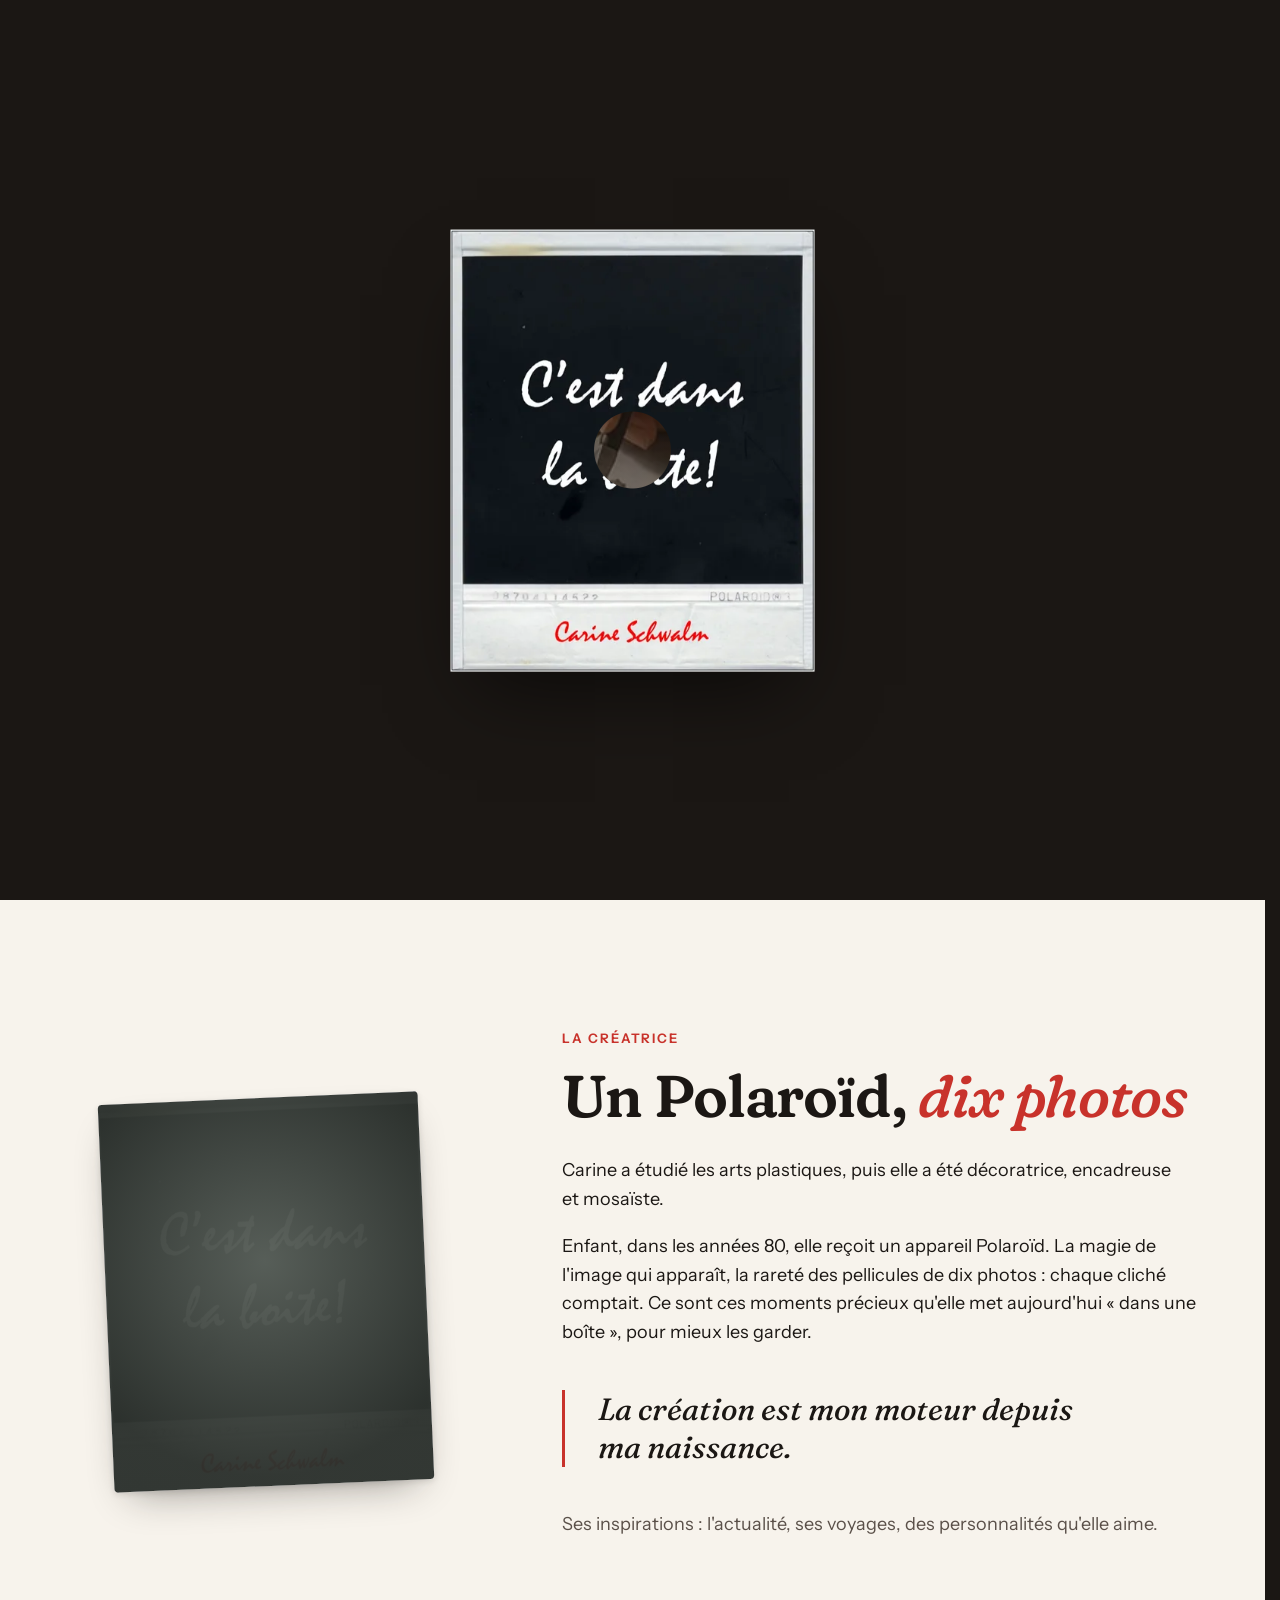
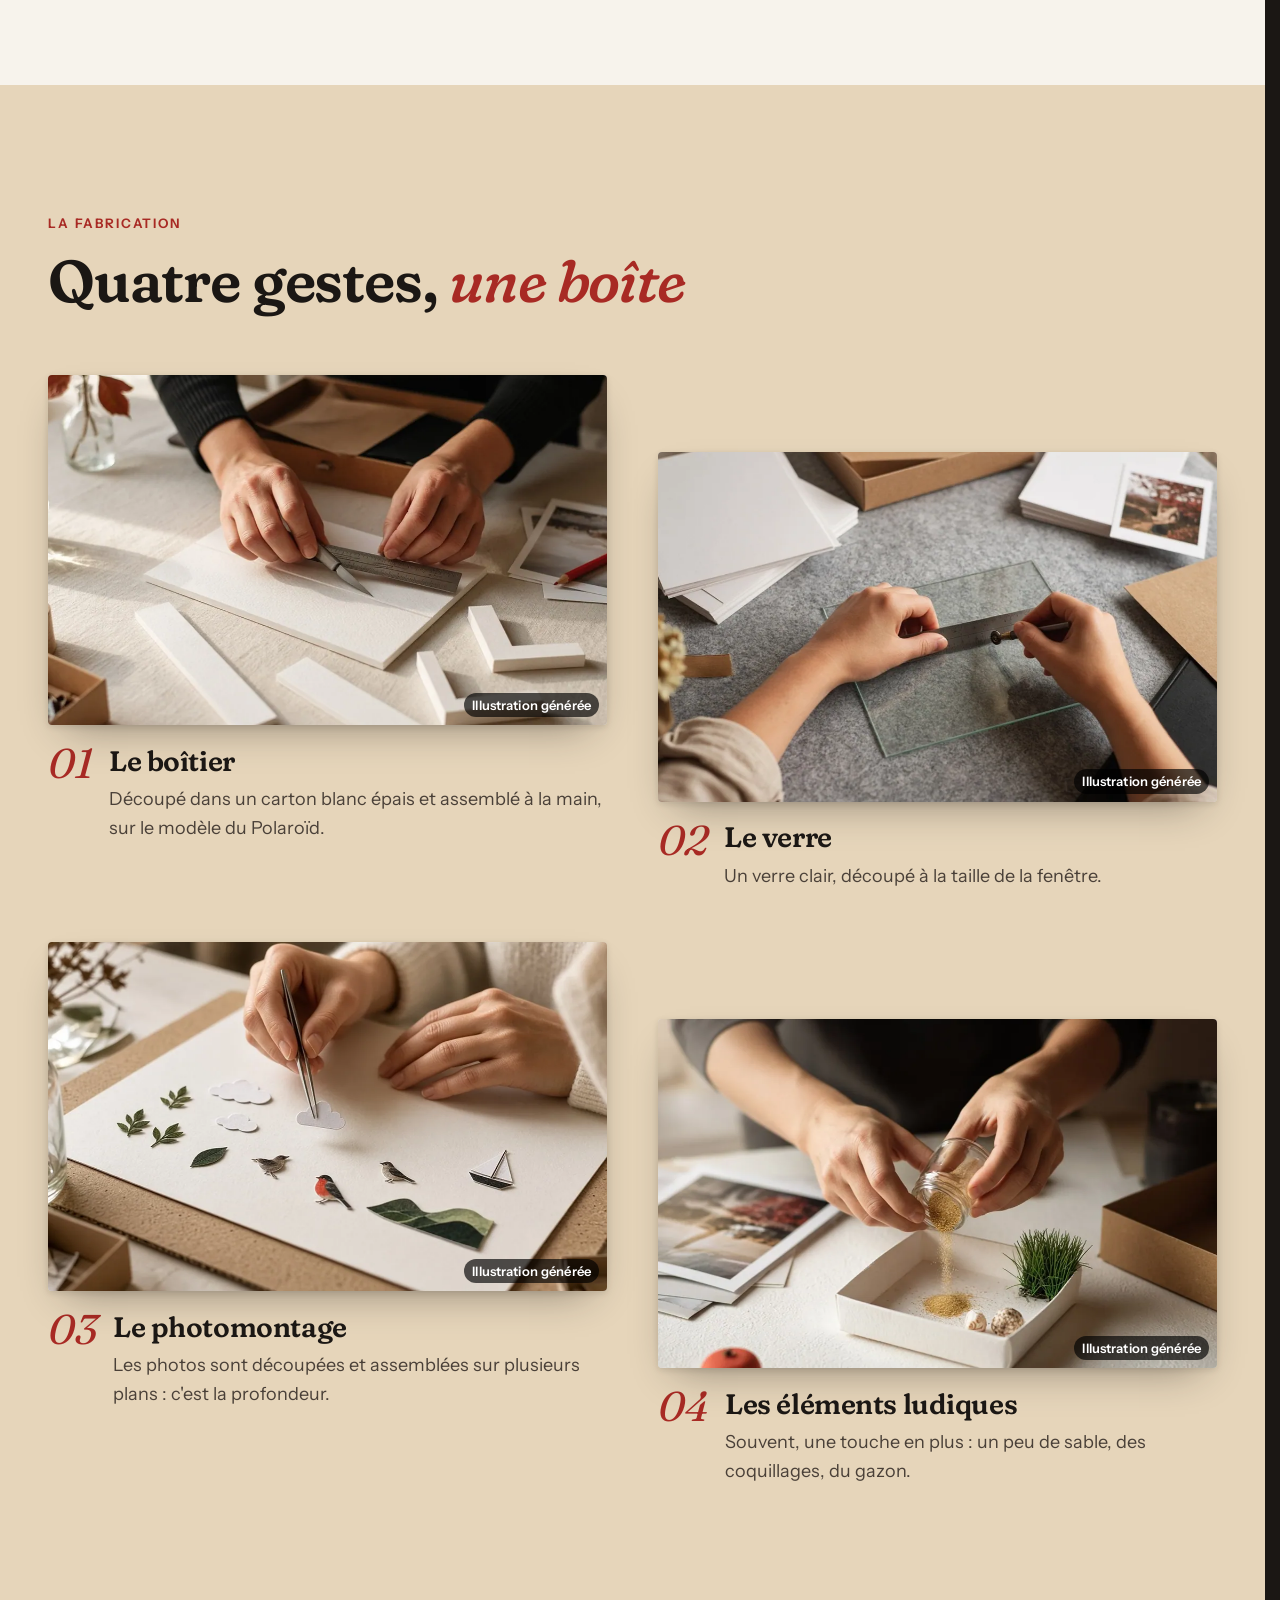
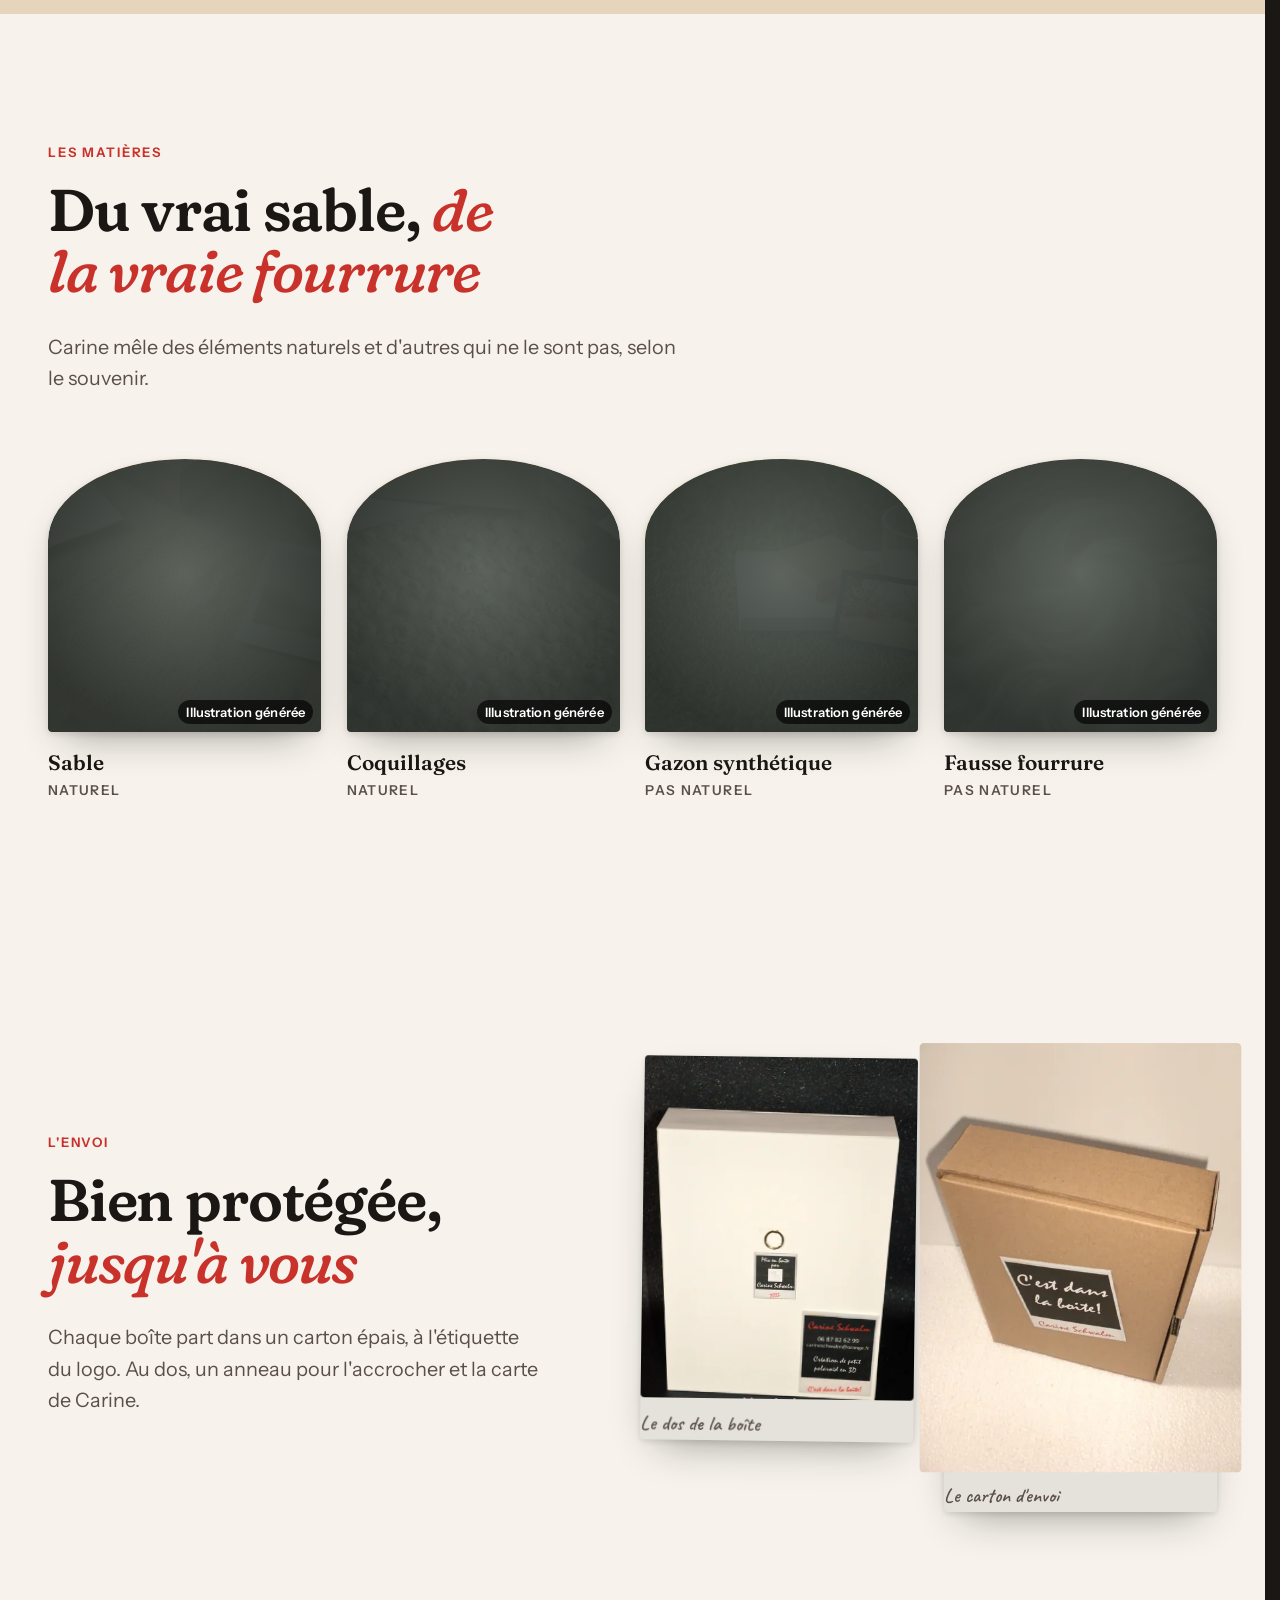
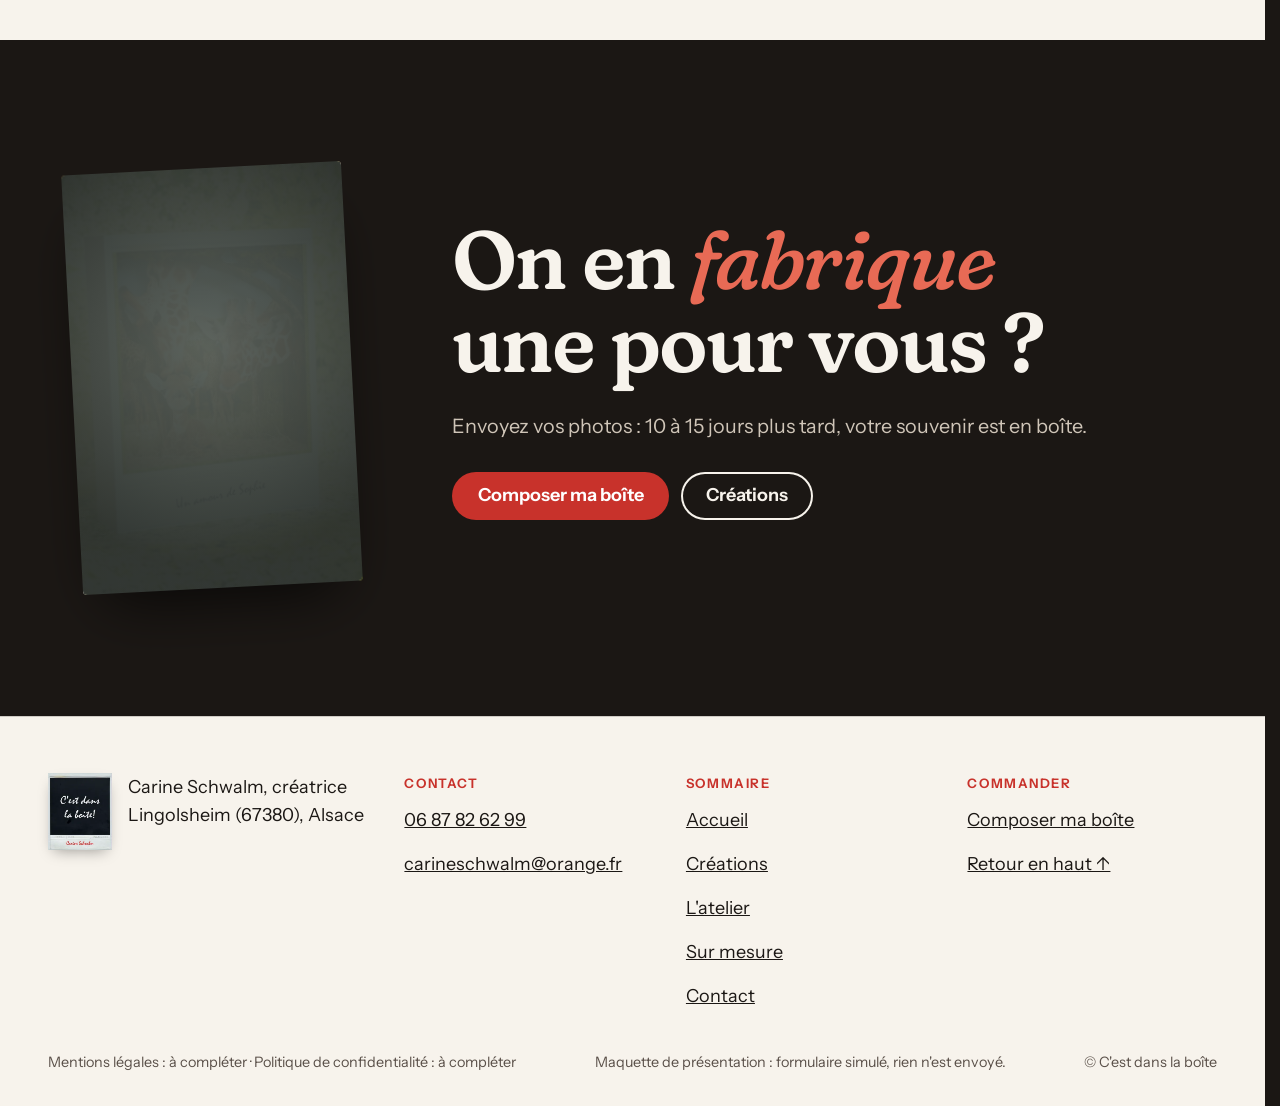
<file: atelier.html>
<!doctype html>
<html lang="fr" data-v="2">
<head>
<meta charset="utf-8">
<meta name="viewport" content="width=device-width, initial-scale=1, viewport-fit=cover">
<title>L&#39;atelier : tout est fait main · C&#39;est dans la boîte</title>
<meta name="description" content="Le boîtier, le verre, les plans du photomontage, le sable et les coquillages : comment Carine fabrique chaque boîte, depuis 2016.">
<meta name="robots" content="noindex, nofollow">
<link rel="canonical" href="https://c-est-dans-la-boite-maquette.vercel.app/atelier">
<style>:root{--fond:#F7F3EC;--texte:#1B1714;--voile-fond:#1B1714;--ouverture-fond:#1B1714;--menu-fond:#F7F3EC}:root { --entete-h: 72px; --barres-h: 0px; } html { background: var(--fond); color: var(--texte); scrollbar-gutter: stable; } body { margin: 0; background: var(--fond); } html.js:not(.secours):not([data-arrivee="retour"]) [data-anime] { opacity: 0; } html.js:not(.secours):not([data-arrivee="retour"]) [data-anime].vu { opacity: 1; } [data-voile] { position: fixed; inset: 0; z-index: 900; background: var(--voile-fond); transform: translateY(100%); visibility: hidden; pointer-events: none; } html[data-arrivee="voile"]:not(.voile-leve):not(.secours) [data-voile] { transform: none; visibility: visible; } html.secours [data-voile] { visibility: hidden !important; } .ouverture-panneau { position: fixed; inset: 0; z-index: 850; display: none; place-content: center; justify-items: center; background: var(--ouverture-fond, var(--voile-fond)); color: var(--fond); text-align: center; } html.js[data-arrivee="intro"]:not(.secours):not(.intro-finie) .ouverture-panneau { display: grid; } html.defilement-bloque, html.defilement-bloque body, html.js[data-arrivee="intro"]:not(.secours):not(.intro-finie), html.js[data-arrivee="intro"]:not(.secours):not(.intro-finie) body, html[data-arrivee="voile"]:not(.voile-leve):not(.secours), html[data-arrivee="voile"]:not(.voile-leve):not(.secours) body { overflow: hidden; } html.js[data-arrivee="intro"]:not(.secours):not(.intro-finie) { background-color: var(--ouverture-fond, var(--voile-fond)); } html[data-arrivee="voile"]:not(.voile-leve):not(.secours) { background-color: var(--voile-fond); }</style>
<script>(function () {
var d = document.documentElement, ss = null, ls = null;
try { ss = window.sessionStorage; ls = window.localStorage; } catch (e) {}
d.classList.add('js');
var nav = performance.getEntriesByType ? performance.getEntriesByType('navigation')[0] : null;
var type = nav ? nav.type : 'navigate';
var depart = null;
try { depart = JSON.parse(ss.getItem('socle:depart') || 'null'); ss.removeItem('socle:depart'); } catch (e) {}
if (depart && !(Date.now() - depart.t < 15000)) depart = null;
var mode = type === 'back_forward' ? 'retour' : type === 'reload' ? 'intro' : depart ? 'voile' : 'intro';
d.setAttribute('data-arrivee', mode);
if (mode === 'voile' && depart.couleur) d.style.setProperty('--voile-fond', depart.couleur);
if (type === 'reload' && 'scrollRestoration' in history) {
history.scrollRestoration = 'manual';
}
try {
var choisie = ls && ls.getItem('socle:langue');
var langue = (d.lang || '').slice(0, 2);
if (choisie && choisie !== langue && type === 'navigate' && !depart) {
var alt = document.querySelector('link[rel="alternate"][hreflang="' + choisie + '"]');
if (alt) location.replace(new URL(alt.href).pathname + location.search + location.hash);
}
} catch (e) {}
setTimeout(function () { if (!d.classList.contains('demarre')) d.classList.add('secours'); }, 2000);
})();</script>
<link rel="preload" href="/assets/fonts/fraunces-latin-soft-normal.woff2" as="font" type="font/woff2" crossorigin>
<link rel="preload" href="/assets/fonts/instrument-sans-latin-wght-normal.woff2" as="font" type="font/woff2" crossorigin>
<link rel="stylesheet" href="/assets/css/socle.css?v=2">
<link rel="stylesheet" href="/assets/css/site.css?v=2">
<link rel="modulepreload" href="/assets/js/site.js?v=2">
<link rel="modulepreload" href="/assets/js/socle/index.js?v=2">
<script src="/assets/vendor/gsap.min.js" defer></script>
<script src="/assets/vendor/ScrollTrigger.min.js" defer></script>
<script src="/assets/vendor/SplitText.min.js" defer></script>
<script type="module" src="/assets/js/site.js?v=2"></script>
<meta name="theme-color" content="#F7F3EC">
<link rel="icon" href="/assets/images/favicon.svg" type="image/svg+xml">
<link rel="apple-touch-icon" href="/assets/images/apple-touch-icon.png">
<meta property="og:type" content="website">
<meta property="og:site_name" content="C&#39;est dans la boîte">
<meta property="og:locale" content="fr_FR">
<meta property="og:title" content="L&#39;atelier : tout est fait main · C&#39;est dans la boîte">
<meta property="og:description" content="Le boîtier, le verre, les plans du photomontage, le sable et les coquillages : comment Carine fabrique chaque boîte, depuis 2016.">
<meta property="og:url" content="https://c-est-dans-la-boite-maquette.vercel.app/atelier">
<meta property="og:image" content="https://c-est-dans-la-boite-maquette.vercel.app/assets/partage/atelier-fr.jpg">
<meta property="og:image:width" content="1200">
<meta property="og:image:height" content="630">
<meta property="og:image:alt" content="Des mains découpent une photo au cutter dans l&#39;atelier">
<meta name="twitter:card" content="summary_large_image">
<script type="application/ld+json">{"@context":"https://schema.org","@type":"LocalBusiness","name":"C'est dans la boîte","founder":{"@type":"Person","name":"Carine Schwalm"},"url":"https://c-est-dans-la-boite-maquette.vercel.app/","telephone":"+33687826299","email":"carineschwalm@orange.fr","foundingDate":"2016","address":{"@type":"PostalAddress","addressLocality":"Lingolsheim","postalCode":"67380","addressRegion":"Alsace","addressCountry":"FR"},"description":"Photomontages 3D faits main, présentés dans une boîte façon Polaroïd de 21 × 16 cm : mariage, anniversaire, vacances, animal de compagnie.","makesOffer":{"@type":"Offer","price":"35","priceCurrency":"EUR","itemOffered":{"@type":"Product","name":"Boîte photomontage 3D sur mesure, 21 × 16 cm"}}}</script>
</head>
<body id="haut">
<div data-voile data-forme="iris" aria-hidden="true"><div class="voile-contenu"><img src="/assets/images/logo-240.webp" alt="" width="250" height="303"><span data-voile-libelle>L&#39;atelier</span></div></div>
<div class="ouverture-panneau" data-ouverture aria-hidden="true">
  <div class="ouverture-cadre" data-ouverture-objet>
    <img src="/assets/images/cadre-logo-480.webp" srcset="/assets/images/cadre-logo-480.webp 480w, /assets/images/cadre-logo-720.webp 720w" sizes="280px" alt="" width="480" height="582">
    <span class="ouverture-laiteux"></span>
  </div>
  <p class="ouverture-ligne">Photomontages 3D faits main</p>
</div>
<a class="evitement" href="#contenu">Aller au contenu</a>
<header data-entete>
  <div class="entete-rangee">
    <a class="entete-logo" href="/" data-libelle="Accueil">
      <img src="/assets/images/logo-240.webp" alt="" width="250" height="303"><span>C'est dans <em>la boîte</em></span>
    </a>
    <nav data-nav aria-label="Navigation principale">
      <ul><li><a href="/creations" data-libelle="Créations">Créations</a></li><li><a href="/atelier" data-libelle="L&#39;atelier" aria-current="page">L&#39;atelier</a></li><li><a href="/sur-mesure" data-libelle="Sur mesure">Sur mesure</a></li><li><a href="/contact" data-libelle="Contact">Contact</a></li></ul>
    </nav>
    <div class="entete-actions">
      <a class="bouton" href="/sur-mesure#composer" data-libelle="Sur mesure">Commander</a>
      <button type="button" data-menu-bouton aria-controls="menu" aria-expanded="false" data-libelle-ouvrir="Menu" data-libelle-fermer="Fermer"><span data-libelle-bouton>Menu</span></button>
      <a class="menu-sansjs" href="#menu" data-menu-lien>Menu</a>
    </div>
  </div>
</header>
<script>/* Avant le premier affichage : rangées de la navigation (même règle que ajusterNav dans assets/js/socle/entete.js)
   et hauteur réelle de l'en-tête, pour que rien ne saute quand le JavaScript du site prend la main. */
(function () {
  var h = document.documentElement, u = document.querySelector('[data-nav] ul'), e = document.querySelector('[data-entete]');
  if (u) {
    var deborde = function () { return u.scrollWidth > u.clientWidth + 1; }, c = deborde();
    if (c && window.matchMedia('(min-width: 900px)').matches) {
      h.classList.add('nav-deux-rangees'); c = deborde();
      if (c) { h.classList.add('nav-deux-lignes'); var a = u.querySelector('a'); c = !a || u.getBoundingClientRect().height > a.getBoundingClientRect().height * 2.5; }
      if (c) h.classList.remove('nav-deux-rangees', 'nav-deux-lignes');
    }
    if (c) h.classList.add('nav-compacte');
  }
  if (e) h.style.setProperty('--entete-h', Math.round(e.getBoundingClientRect().height) + 'px');
})();</script>
<span id="menu-ferme" aria-hidden="true"></span>
<div id="menu" data-menu role="dialog" aria-modal="true" aria-label="Menu">
  <p class="menu-sansjs-fermer"><a href="#menu-ferme">Fermer</a></p>
  <ul><li style="--i:0"><a href="/" class="menu-lien" data-libelle="Accueil">Accueil</a></li><li style="--i:1"><a href="/creations" class="menu-lien" data-libelle="Créations">Créations</a></li><li style="--i:2"><a href="/atelier" class="menu-lien" data-libelle="L&#39;atelier" aria-current="page">L&#39;atelier</a></li><li style="--i:3"><a href="/sur-mesure" class="menu-lien" data-libelle="Sur mesure">Sur mesure</a></li><li style="--i:4"><a href="/contact" class="menu-lien" data-libelle="Contact">Contact</a></li></ul>
  <p class="menu-contact"><a class="bouton" href="tel:+33687826299">Appeler 06 87 82 62 99</a> <a class="menu-email" href="mailto:carineschwalm@orange.fr">carineschwalm@orange.fr</a></p>
</div>
<main id="contenu" tabindex="-1">
<section class="ouv-plein ouv-atelier sombre" id="debut" data-ouverture-page>
  <figure class="media ouv-plein-media" data-grok data-fx="zoom" data-fx-force="10" data-iris-centre style="--cadrage:70% 50%">
  <picture><source media="(max-width: 760px) and (orientation: portrait)" srcset="/assets/images/grok/atelier-ouverture-mobile-640.webp 640w, /assets/images/grok/atelier-ouverture-mobile-1080.webp 1080w" sizes="100vw">
    <img src="/assets/images/grok/atelier-ouverture-1280.webp" srcset="/assets/images/grok/atelier-ouverture-640.webp 640w, /assets/images/grok/atelier-ouverture-1280.webp 1280w, /assets/images/grok/atelier-ouverture-1920.webp 1920w" sizes="100vw" alt="Des mains découpent une photo imprimée au cutter sur un tapis de coupe" width="1280" height="720" fetchpriority="high" loading="eager" decoding="async">
  </picture><figcaption class="mention-ia">Illustration générée</figcaption>
</figure>
  <div class="conteneur ouv-plein-texte">
    <p class="surtitre" data-anime="gsap">L&#39;atelier</p>
    <h1 class="titre-xl" data-anime="gsap"><span class="ligne-masque"><span class="hero-ligne">Tout est fait <em>main</em></span></span></h1>
    <p class="chapeau" data-anime="gsap">En Alsace, Carine découpe, assemble et met en boîte chaque souvenir. Du carton au verre, rien n&#39;est acheté tout fait.</p>
    <div class="hero-actions" data-anime="gsap">
      <a href="/sur-mesure#composer" class="bouton" data-libelle="Sur mesure" data-action-principale data-survol="magnetique">Commander une boîte</a>
      <span class="hero-info" data-info-cle>Créations depuis 2016</span>
    </div>
  </div>
</section>
<section class="carine-histoire" id="carine">
  <div class="conteneur histoire-grille">
    <div class="histoire-visuel">
      <figure class="media dev histoire-logo" data-fx="vitesse" style="--cadrage:50% 50%">
  <picture>
    <img data-effet="developpement" src="/assets/images/cadre-logo-720.webp" srcset="/assets/images/cadre-logo-240.webp 240w, /assets/images/cadre-logo-480.webp 480w, /assets/images/cadre-logo-720.webp 720w" sizes="(max-width: 760px) 60vw, 26vw" alt="Le cadre du logo : « C&#39;est dans la boite ! », signé Carine Schwalm" width="720" height="873" loading="lazy" decoding="async">
  </picture><span class="dev-voile" aria-hidden="true"></span>
</figure>
    </div>
    <div>
      <p class="surtitre">La créatrice</p>
      <h2 class="titre-l" data-anime="lignes">Un Polaroïd, <em>dix photos</em></h2>
      <p data-anime>Carine a étudié les arts plastiques, puis elle a été décoratrice, encadreuse et mosaïste.</p>
      <p data-anime>Enfant, dans les années 80, elle reçoit un appareil Polaroïd. La magie de l&#39;image qui apparaît, la rareté des pellicules de dix photos : chaque cliché comptait. Ce sont ces moments précieux qu&#39;elle met aujourd&#39;hui « dans une boîte », pour mieux les garder.</p>
      <blockquote class="citation" data-anime="mots"><p>La création est mon moteur depuis ma naissance.</p></blockquote>
      <p class="texte-doux" data-anime>Ses inspirations : l&#39;actualité, ses voyages, des personnalités qu&#39;elle aime.</p>
    </div>
  </div>
</section>
<section class="gestes kraft" id="fabrication">
  <div class="conteneur">
    <div class="tete-section">
      <p class="surtitre">La fabrication</p>
      <h2 class="titre-l" data-anime="lignes">Quatre gestes, <em>une boîte</em></h2>
    </div>
    <ol class="gestes-liste">
      <li class="geste" id="geste-boitier">
        <figure class="media geste-media" data-grok data-fx="zoom" data-fx-force="12" style="--cadrage:50% 50%;aspect-ratio:16 / 10">
  <picture>
    <img src="/assets/images/grok/etape-boitier-1168.webp" srcset="/assets/images/grok/etape-boitier-1168.webp 1168w" sizes="(max-width: 760px) 100vw, 46vw" alt="Une planche de carton blanc rainurée au cutter le long d&#39;une règle" width="1168" height="730" loading="lazy" decoding="async">
  </picture><figcaption class="mention-ia">Illustration générée</figcaption>
</figure>
        <div class="geste-texte">
          <span class="geste-num" aria-hidden="true">01</span>
          <h3 class="titre-m">Le boîtier</h3>
          <p>Découpé dans un carton blanc épais et assemblé à la main, sur le modèle du Polaroïd.</p>
        </div>
      </li><li class="geste" id="geste-verre">
        <figure class="media geste-media" data-grok data-fx="zoom" data-fx-force="12" style="--cadrage:50% 50%;aspect-ratio:16 / 10">
  <picture>
    <img src="/assets/images/grok/etape-verre-1168.webp" srcset="/assets/images/grok/etape-verre-1168.webp 1168w" sizes="(max-width: 760px) 100vw, 46vw" alt="Une petite vitre rayée au coupe-verre le long d&#39;une règle" width="1168" height="730" loading="lazy" decoding="async">
  </picture><figcaption class="mention-ia">Illustration générée</figcaption>
</figure>
        <div class="geste-texte">
          <span class="geste-num" aria-hidden="true">02</span>
          <h3 class="titre-m">Le verre</h3>
          <p>Un verre clair, découpé à la taille de la fenêtre.</p>
        </div>
      </li><li class="geste" id="geste-plans">
        <figure class="media geste-media" data-grok data-fx="zoom" data-fx-force="12" style="--cadrage:50% 50%;aspect-ratio:16 / 10">
  <picture>
    <img src="/assets/images/grok/etape-plans-1168.webp" srcset="/assets/images/grok/etape-plans-1168.webp 1168w" sizes="(max-width: 760px) 100vw, 46vw" alt="Des éléments découpés dans des photos, rangés sur l&#39;établi, une pince fine" width="1168" height="730" loading="lazy" decoding="async">
  </picture><figcaption class="mention-ia">Illustration générée</figcaption>
</figure>
        <div class="geste-texte">
          <span class="geste-num" aria-hidden="true">03</span>
          <h3 class="titre-m">Le photomontage</h3>
          <p>Les photos sont découpées et assemblées sur plusieurs plans : c&#39;est la profondeur.</p>
        </div>
      </li><li class="geste" id="geste-matieres">
        <figure class="media geste-media" data-grok data-fx="zoom" data-fx-force="12" style="--cadrage:50% 50%;aspect-ratio:16 / 10">
  <picture>
    <img src="/assets/images/grok/etape-matieres-1168.webp" srcset="/assets/images/grok/etape-matieres-1168.webp 1168w" sizes="(max-width: 760px) 100vw, 46vw" alt="Une pincée de sable versée dans un petit plateau, des coquillages et du gazon à côté" width="1168" height="730" loading="lazy" decoding="async">
  </picture><figcaption class="mention-ia">Illustration générée</figcaption>
</figure>
        <div class="geste-texte">
          <span class="geste-num" aria-hidden="true">04</span>
          <h3 class="titre-m">Les éléments ludiques</h3>
          <p>Souvent, une touche en plus : un peu de sable, des coquillages, du gazon.</p>
        </div>
      </li>
    </ol>
  </div>
</section>
<section class="matieres" id="matieres">
  <div class="conteneur">
    <div class="tete-section">
      <p class="surtitre">Les matières</p>
      <h2 class="titre-l" data-anime="lignes">Du vrai sable, <em>de la vraie fourrure</em></h2>
      <p class="chapeau" data-anime>Carine mêle des éléments naturels et d&#39;autres qui ne le sont pas, selon le souvenir.</p>
    </div>
    <ul class="matieres-liste" data-anime="cascade">
      <li class="matiere">
        <figure class="media dev matiere-media" data-grok style="--cadrage:50% 50%;aspect-ratio:1 / 1">
  <picture>
    <img data-effet="developpement" src="/assets/images/grok/matiere-sable-800.webp" srcset="/assets/images/grok/matiere-sable-640.webp 640w, /assets/images/grok/matiere-sable-800.webp 800w" sizes="(max-width: 760px) 46vw, 23vw" alt="Du sable fin et doré, en gros plan" width="800" height="600" loading="lazy" decoding="async">
  </picture><span class="dev-voile" aria-hidden="true"></span><figcaption class="mention-ia">Illustration générée</figcaption>
</figure>
        <p class="matiere-nom">Sable</p>
        <p class="matiere-nature">Naturel</p>
      </li><li class="matiere">
        <figure class="media dev matiere-media" data-grok style="--cadrage:50% 50%;aspect-ratio:1 / 1">
  <picture>
    <img data-effet="developpement" src="/assets/images/grok/matiere-coquillages-800.webp" srcset="/assets/images/grok/matiere-coquillages-640.webp 640w, /assets/images/grok/matiere-coquillages-800.webp 800w" sizes="(max-width: 760px) 46vw, 23vw" alt="De petits coquillages clairs" width="800" height="600" loading="lazy" decoding="async">
  </picture><span class="dev-voile" aria-hidden="true"></span><figcaption class="mention-ia">Illustration générée</figcaption>
</figure>
        <p class="matiere-nom">Coquillages</p>
        <p class="matiere-nature">Naturel</p>
      </li><li class="matiere">
        <figure class="media dev matiere-media" data-grok style="--cadrage:50% 50%;aspect-ratio:1 / 1">
  <picture>
    <img data-effet="developpement" src="/assets/images/grok/matiere-gazon-800.webp" srcset="/assets/images/grok/matiere-gazon-640.webp 640w, /assets/images/grok/matiere-gazon-800.webp 800w" sizes="(max-width: 760px) 46vw, 23vw" alt="Du gazon synthétique vert, en gros plan" width="800" height="600" loading="lazy" decoding="async">
  </picture><span class="dev-voile" aria-hidden="true"></span><figcaption class="mention-ia">Illustration générée</figcaption>
</figure>
        <p class="matiere-nom">Gazon synthétique</p>
        <p class="matiere-nature">Pas naturel</p>
      </li><li class="matiere">
        <figure class="media dev matiere-media" data-grok style="--cadrage:50% 50%;aspect-ratio:1 / 1">
  <picture>
    <img data-effet="developpement" src="/assets/images/grok/matiere-fourrure-800.webp" srcset="/assets/images/grok/matiere-fourrure-640.webp 640w, /assets/images/grok/matiere-fourrure-800.webp 800w" sizes="(max-width: 760px) 46vw, 23vw" alt="De la fausse fourrure crème, toute douce" width="800" height="600" loading="lazy" decoding="async">
  </picture><span class="dev-voile" aria-hidden="true"></span><figcaption class="mention-ia">Illustration générée</figcaption>
</figure>
        <p class="matiere-nom">Fausse fourrure</p>
        <p class="matiere-nature">Pas naturel</p>
      </li>
    </ul>
  </div>
</section>
<section class="envoi" id="envoi">
  <div class="conteneur envoi-grille">
    <div>
      <p class="surtitre">L&#39;envoi</p>
      <h2 class="titre-l" data-anime="lignes">Bien protégée, <em>jusqu'à vous</em></h2>
      <p class="chapeau" data-anime>Chaque boîte part dans un carton épais, à l&#39;étiquette du logo. Au dos, un anneau pour l&#39;accrocher et la carte de Carine.</p>
    </div>
    <div class="envoi-visuels">
      <figure class="media envoi-dos" data-effet="balancier" style="--cadrage:50% 50%;aspect-ratio:4 / 5">
  <picture>
    <img src="/assets/images/boite-dos-1300.webp" srcset="/assets/images/boite-dos-480.webp 480w, /assets/images/boite-dos-800.webp 800w, /assets/images/boite-dos-1300.webp 1300w" sizes="(max-width: 760px) 46vw, 22vw" alt="Le dos d&#39;une boîte : l&#39;anneau pour l&#39;accrocher, l&#39;étiquette « Mis en boîte par » et la carte de Carine Schwalm" width="1300" height="1625" loading="lazy" decoding="async">
  </picture><figcaption class="media-legende">Le dos de la boîte</figcaption>
</figure>
      <figure class="media envoi-carton" data-fx="parallaxe" data-fx-force="8" style="--cadrage:50% 50%;aspect-ratio:3 / 4">
  <picture>
    <img src="/assets/images/emballage-biais-1300.webp" srcset="/assets/images/emballage-biais-480.webp 480w, /assets/images/emballage-biais-800.webp 800w, /assets/images/emballage-biais-1300.webp 1300w" sizes="(max-width: 760px) 46vw, 22vw" alt="Le carton d&#39;envoi fermé, vu de biais" width="1300" height="1733" loading="lazy" decoding="async">
  </picture><figcaption class="media-legende">Le carton d&#39;envoi</figcaption>
</figure>
    </div>
  </div>
</section>
<section class="fin sombre" id="fin">
  <div class="conteneur fin-grille">
    <figure class="media dev fin-photo" data-fx="vitesse" style="--cadrage:50% 50%;aspect-ratio:2 / 3">
  <picture>
    <img data-effet="developpement" src="/assets/images/boite-girafes-1300.webp" srcset="/assets/images/boite-girafes-480.webp 480w, /assets/images/boite-girafes-800.webp 800w, /assets/images/boite-girafes-1300.webp 1300w" sizes="(max-width: 760px) 50vw, 22vw" alt="Boîte « Un amour de Sophie » : une famille de girafes" width="1300" height="1950" loading="lazy" decoding="async">
  </picture><span class="dev-voile" aria-hidden="true"></span>
</figure>
    <div>
      <h2 class="titre-xl" data-anime="lignes">On en <em>fabrique</em> une pour vous ?</h2>
      <p class="chapeau" data-anime>Envoyez vos photos : 10 à 15 jours plus tard, votre souvenir est en boîte.</p>
      <p class="fin-actions" data-anime>
        <a href="/sur-mesure#composer" class="bouton" data-libelle="Sur mesure" data-survol="magnetique">Composer ma boîte</a>
        <a href="/creations" class="bouton bouton--contour" data-libelle="Créations">Créations</a>
      </p>
    </div>
  </div>
</section>
</main>
<footer class="pied" id="pied">
  <div class="conteneur pied-grille">
    <div class="pied-marque">
      <img src="/assets/images/logo-240.webp" alt="C'est dans la boîte, Carine Schwalm" width="250" height="303" loading="lazy">
      <p>Carine Schwalm, créatrice<br>Lingolsheim (67380), Alsace</p>
    </div>
    <div>
      <p class="pied-titre">Contact</p>
      <p><a href="tel:+33687826299">06 87 82 62 99</a><br><a href="mailto:carineschwalm@orange.fr">carineschwalm@orange.fr</a></p>
    </div>
    <nav aria-label="Sommaire">
      <p class="pied-titre">Sommaire</p>
      <ul><li><a href="/" data-libelle="Accueil">Accueil</a></li><li><a href="/creations" data-libelle="Créations">Créations</a></li><li><a href="/atelier" data-libelle="L&#39;atelier" aria-current="page">L&#39;atelier</a></li><li><a href="/sur-mesure" data-libelle="Sur mesure">Sur mesure</a></li><li><a href="/contact" data-libelle="Contact">Contact</a></li></ul>
    </nav>
    <div>
      <p class="pied-titre">Commander</p>
      <ul><li><a href="/sur-mesure#composer" data-libelle="Sur mesure">Composer ma boîte</a></li><li><a href="#haut" data-sans-transition>Retour en haut ↑</a></li></ul>
    </div>
  </div>
  <div class="conteneur pied-bas"><p>Mentions légales : à compléter · Politique de confidentialité : à compléter</p><p>Maquette de présentation : formulaire simulé, rien n&#39;est envoyé.</p><p>© C&#39;est dans la boîte</p></div>
</footer>
<div data-barre-fixe>
  <a class="bouton bouton--contour" href="tel:+33687826299">Appeler</a>
  <a class="bouton" href="/sur-mesure#composer" data-libelle="Sur mesure">Commander</a>
</div>
</body>
</html>
</file>
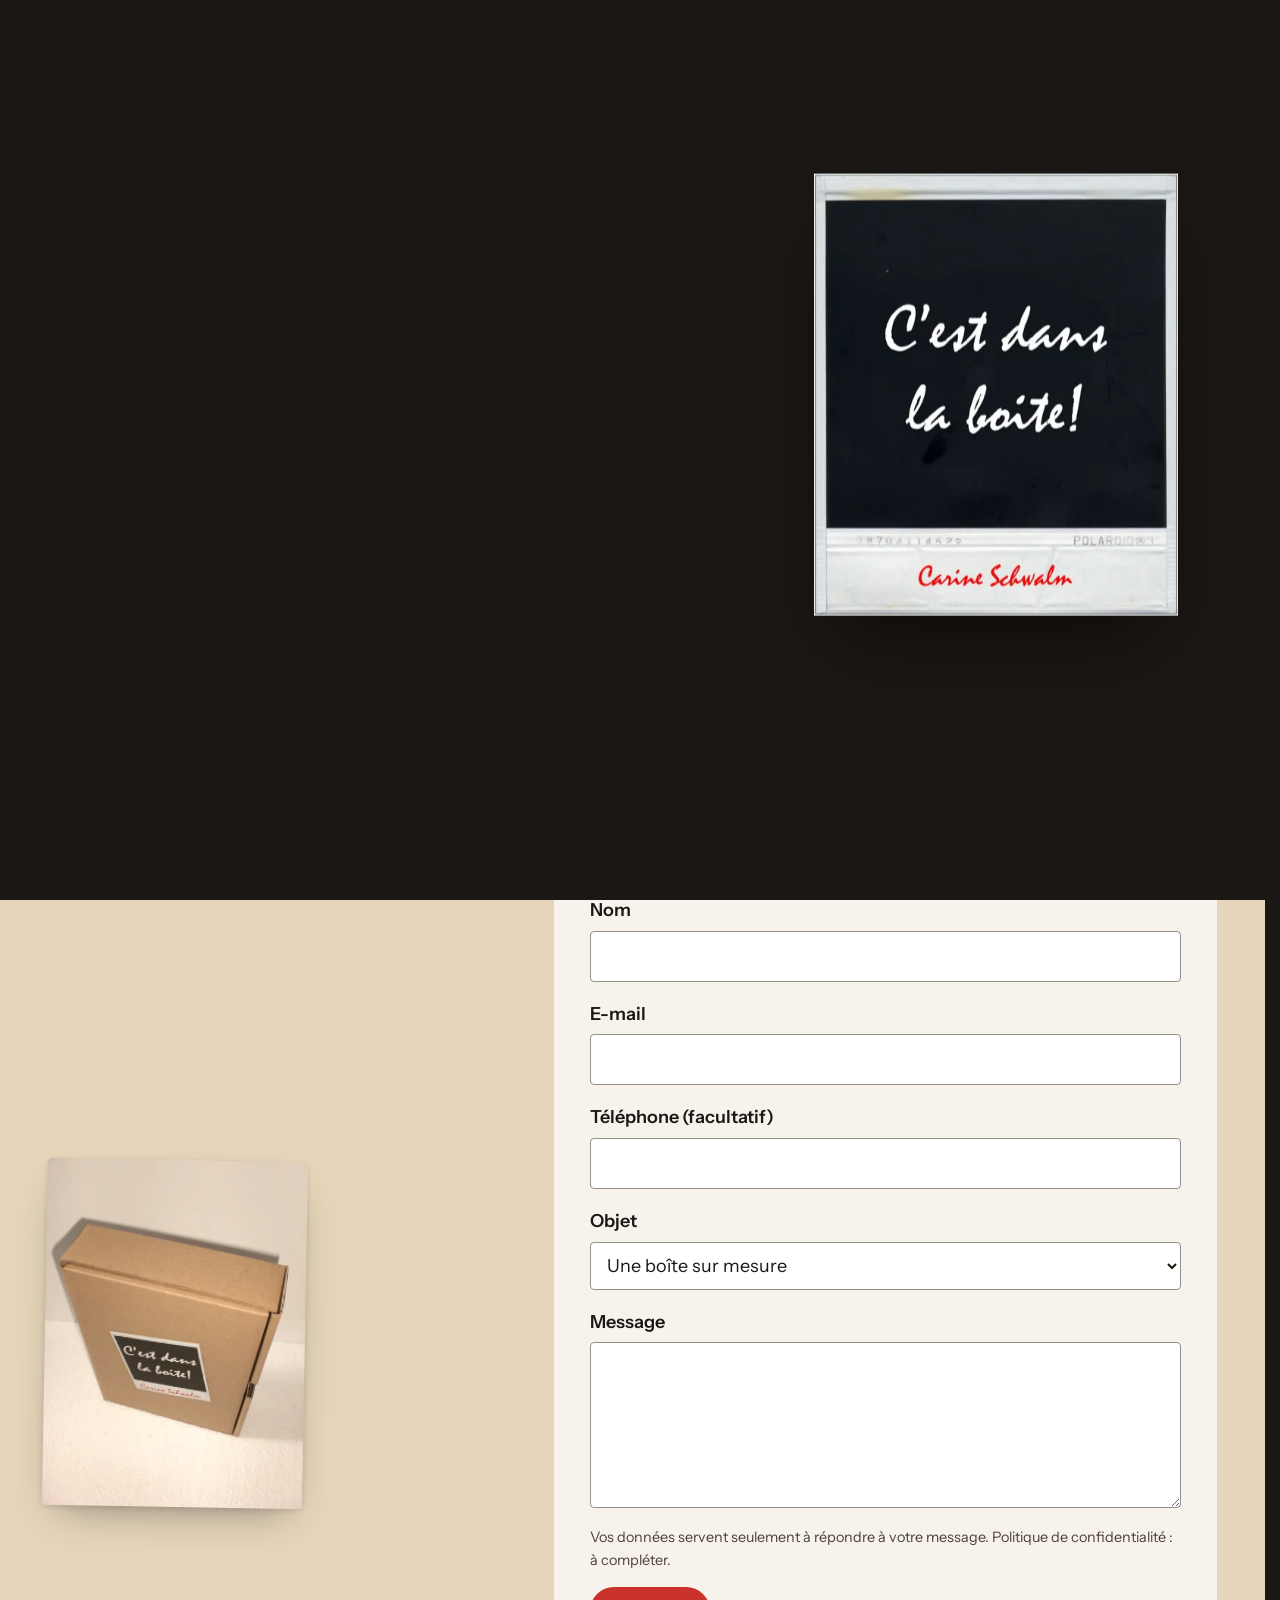
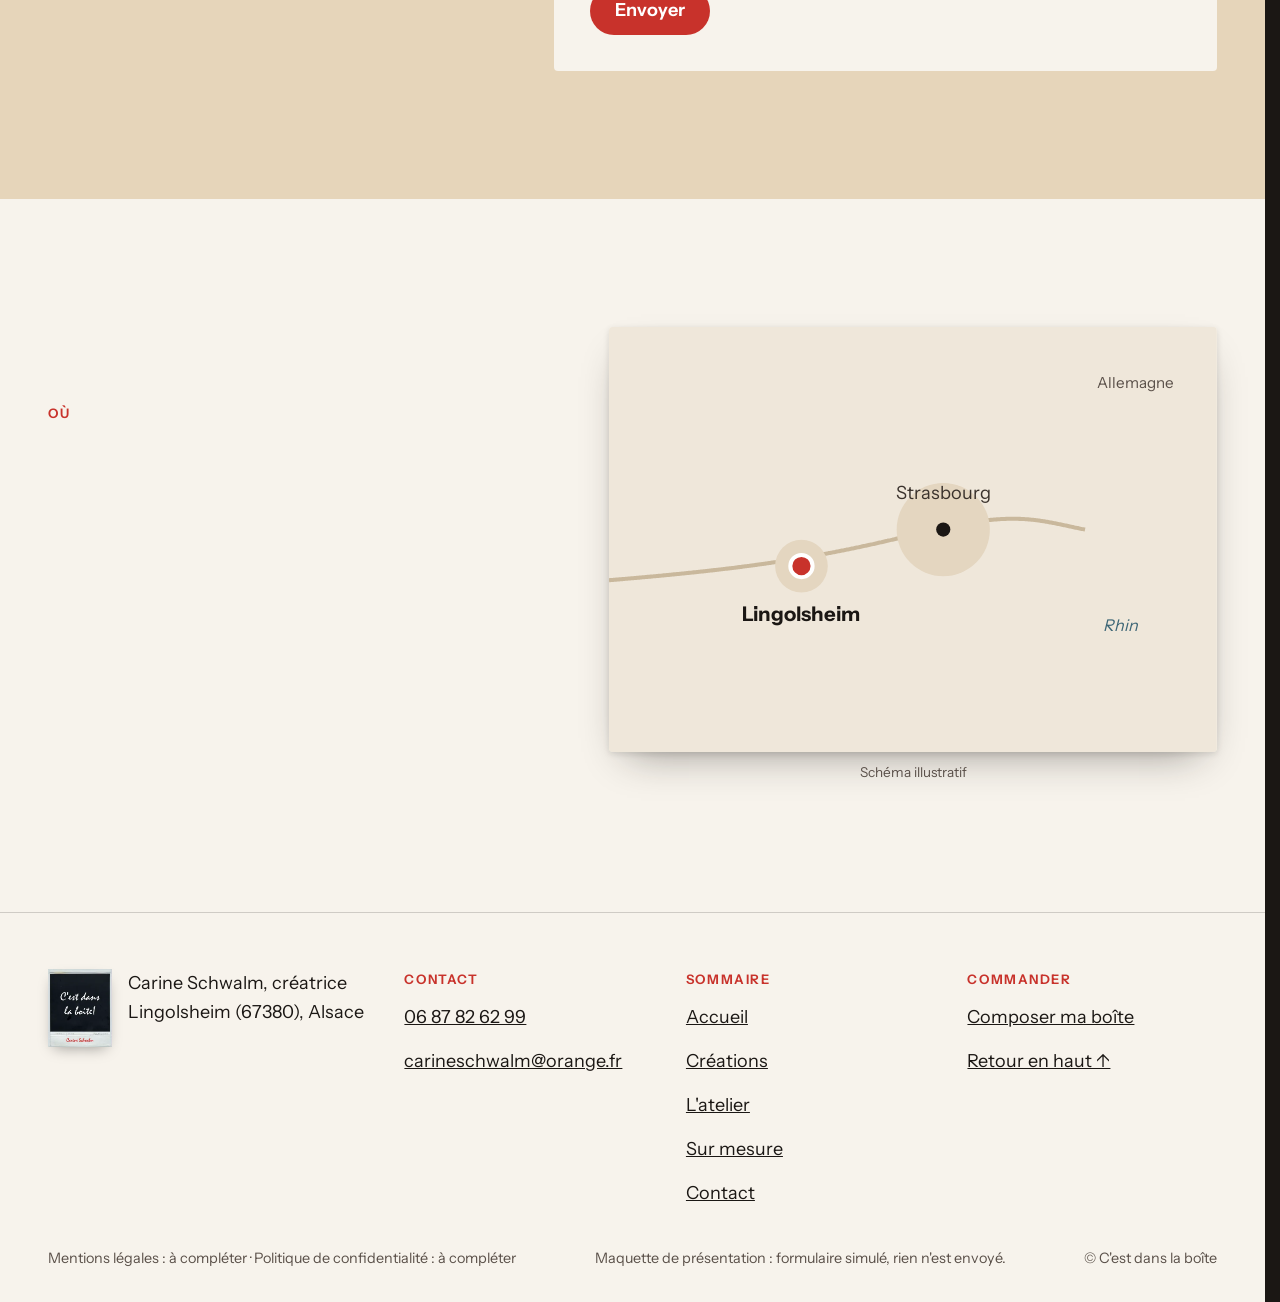
<file: contact.html>
<!doctype html>
<html lang="fr" data-v="2">
<head>
<meta charset="utf-8">
<meta name="viewport" content="width=device-width, initial-scale=1, viewport-fit=cover">
<title>Contact : Carine Schwalm · C&#39;est dans la boîte</title>
<meta name="description" content="Écrivez à Carine pour votre boîte sur mesure : carineschwalm@orange.fr, 06 87 82 62 99, Lingolsheim (67380).">
<meta name="robots" content="noindex, nofollow">
<link rel="canonical" href="https://c-est-dans-la-boite-maquette.vercel.app/contact">
<style>:root{--fond:#F7F3EC;--texte:#1B1714;--voile-fond:#1B1714;--ouverture-fond:#1B1714;--menu-fond:#F7F3EC}:root { --entete-h: 72px; --barres-h: 0px; } html { background: var(--fond); color: var(--texte); scrollbar-gutter: stable; } body { margin: 0; background: var(--fond); } html.js:not(.secours):not([data-arrivee="retour"]) [data-anime] { opacity: 0; } html.js:not(.secours):not([data-arrivee="retour"]) [data-anime].vu { opacity: 1; } [data-voile] { position: fixed; inset: 0; z-index: 900; background: var(--voile-fond); transform: translateY(100%); visibility: hidden; pointer-events: none; } html[data-arrivee="voile"]:not(.voile-leve):not(.secours) [data-voile] { transform: none; visibility: visible; } html.secours [data-voile] { visibility: hidden !important; } .ouverture-panneau { position: fixed; inset: 0; z-index: 850; display: none; place-content: center; justify-items: center; background: var(--ouverture-fond, var(--voile-fond)); color: var(--fond); text-align: center; } html.js[data-arrivee="intro"]:not(.secours):not(.intro-finie) .ouverture-panneau { display: grid; } html.defilement-bloque, html.defilement-bloque body, html.js[data-arrivee="intro"]:not(.secours):not(.intro-finie), html.js[data-arrivee="intro"]:not(.secours):not(.intro-finie) body, html[data-arrivee="voile"]:not(.voile-leve):not(.secours), html[data-arrivee="voile"]:not(.voile-leve):not(.secours) body { overflow: hidden; } html.js[data-arrivee="intro"]:not(.secours):not(.intro-finie) { background-color: var(--ouverture-fond, var(--voile-fond)); } html[data-arrivee="voile"]:not(.voile-leve):not(.secours) { background-color: var(--voile-fond); }</style>
<script>(function () {
var d = document.documentElement, ss = null, ls = null;
try { ss = window.sessionStorage; ls = window.localStorage; } catch (e) {}
d.classList.add('js');
var nav = performance.getEntriesByType ? performance.getEntriesByType('navigation')[0] : null;
var type = nav ? nav.type : 'navigate';
var depart = null;
try { depart = JSON.parse(ss.getItem('socle:depart') || 'null'); ss.removeItem('socle:depart'); } catch (e) {}
if (depart && !(Date.now() - depart.t < 15000)) depart = null;
var mode = type === 'back_forward' ? 'retour' : type === 'reload' ? 'intro' : depart ? 'voile' : 'intro';
d.setAttribute('data-arrivee', mode);
if (mode === 'voile' && depart.couleur) d.style.setProperty('--voile-fond', depart.couleur);
if (type === 'reload' && 'scrollRestoration' in history) {
history.scrollRestoration = 'manual';
}
try {
var choisie = ls && ls.getItem('socle:langue');
var langue = (d.lang || '').slice(0, 2);
if (choisie && choisie !== langue && type === 'navigate' && !depart) {
var alt = document.querySelector('link[rel="alternate"][hreflang="' + choisie + '"]');
if (alt) location.replace(new URL(alt.href).pathname + location.search + location.hash);
}
} catch (e) {}
setTimeout(function () { if (!d.classList.contains('demarre')) d.classList.add('secours'); }, 2000);
})();</script>
<link rel="preload" href="/assets/fonts/fraunces-latin-soft-normal.woff2" as="font" type="font/woff2" crossorigin>
<link rel="preload" href="/assets/fonts/instrument-sans-latin-wght-normal.woff2" as="font" type="font/woff2" crossorigin>
<link rel="stylesheet" href="/assets/css/socle.css?v=2">
<link rel="stylesheet" href="/assets/css/site.css?v=2">
<link rel="modulepreload" href="/assets/js/site.js?v=2">
<link rel="modulepreload" href="/assets/js/socle/index.js?v=2">
<script src="/assets/vendor/gsap.min.js" defer></script>
<script src="/assets/vendor/ScrollTrigger.min.js" defer></script>
<script src="/assets/vendor/SplitText.min.js" defer></script>
<script type="module" src="/assets/js/site.js?v=2"></script>
<meta name="theme-color" content="#F7F3EC">
<link rel="icon" href="/assets/images/favicon.svg" type="image/svg+xml">
<link rel="apple-touch-icon" href="/assets/images/apple-touch-icon.png">
<meta property="og:type" content="website">
<meta property="og:site_name" content="C&#39;est dans la boîte">
<meta property="og:locale" content="fr_FR">
<meta property="og:title" content="Contact : Carine Schwalm · C&#39;est dans la boîte">
<meta property="og:description" content="Écrivez à Carine pour votre boîte sur mesure : carineschwalm@orange.fr, 06 87 82 62 99, Lingolsheim (67380).">
<meta property="og:url" content="https://c-est-dans-la-boite-maquette.vercel.app/contact">
<meta property="og:image" content="https://c-est-dans-la-boite-maquette.vercel.app/assets/partage/contact-fr.jpg">
<meta property="og:image:width" content="1200">
<meta property="og:image:height" content="630">
<meta property="og:image:alt" content="Une enveloppe kraft et des photos prêtes à partir">
<meta name="twitter:card" content="summary_large_image">
<script type="application/ld+json">{"@context":"https://schema.org","@type":"LocalBusiness","name":"C'est dans la boîte","founder":{"@type":"Person","name":"Carine Schwalm"},"url":"https://c-est-dans-la-boite-maquette.vercel.app/","telephone":"+33687826299","email":"carineschwalm@orange.fr","foundingDate":"2016","address":{"@type":"PostalAddress","addressLocality":"Lingolsheim","postalCode":"67380","addressRegion":"Alsace","addressCountry":"FR"},"description":"Photomontages 3D faits main, présentés dans une boîte façon Polaroïd de 21 × 16 cm : mariage, anniversaire, vacances, animal de compagnie.","makesOffer":{"@type":"Offer","price":"35","priceCurrency":"EUR","itemOffered":{"@type":"Product","name":"Boîte photomontage 3D sur mesure, 21 × 16 cm"}}}</script>
</head>
<body id="haut">
<div data-voile data-forme="iris" aria-hidden="true"><div class="voile-contenu"><img src="/assets/images/logo-240.webp" alt="" width="250" height="303"><span data-voile-libelle>Contact</span></div></div>
<div class="ouverture-panneau" data-ouverture aria-hidden="true">
  <div class="ouverture-cadre" data-ouverture-objet>
    <img src="/assets/images/cadre-logo-480.webp" srcset="/assets/images/cadre-logo-480.webp 480w, /assets/images/cadre-logo-720.webp 720w" sizes="280px" alt="" width="480" height="582">
    <span class="ouverture-laiteux"></span>
  </div>
  <p class="ouverture-ligne">Photomontages 3D faits main</p>
</div>
<a class="evitement" href="#contenu">Aller au contenu</a>
<header data-entete>
  <div class="entete-rangee">
    <a class="entete-logo" href="/" data-libelle="Accueil">
      <img src="/assets/images/logo-240.webp" alt="" width="250" height="303"><span>C'est dans <em>la boîte</em></span>
    </a>
    <nav data-nav aria-label="Navigation principale">
      <ul><li><a href="/creations" data-libelle="Créations">Créations</a></li><li><a href="/atelier" data-libelle="L&#39;atelier">L&#39;atelier</a></li><li><a href="/sur-mesure" data-libelle="Sur mesure">Sur mesure</a></li><li><a href="/contact" data-libelle="Contact" aria-current="page">Contact</a></li></ul>
    </nav>
    <div class="entete-actions">
      <a class="bouton" href="/sur-mesure#composer" data-libelle="Sur mesure">Commander</a>
      <button type="button" data-menu-bouton aria-controls="menu" aria-expanded="false" data-libelle-ouvrir="Menu" data-libelle-fermer="Fermer"><span data-libelle-bouton>Menu</span></button>
      <a class="menu-sansjs" href="#menu" data-menu-lien>Menu</a>
    </div>
  </div>
</header>
<script>/* Avant le premier affichage : rangées de la navigation (même règle que ajusterNav dans assets/js/socle/entete.js)
   et hauteur réelle de l'en-tête, pour que rien ne saute quand le JavaScript du site prend la main. */
(function () {
  var h = document.documentElement, u = document.querySelector('[data-nav] ul'), e = document.querySelector('[data-entete]');
  if (u) {
    var deborde = function () { return u.scrollWidth > u.clientWidth + 1; }, c = deborde();
    if (c && window.matchMedia('(min-width: 900px)').matches) {
      h.classList.add('nav-deux-rangees'); c = deborde();
      if (c) { h.classList.add('nav-deux-lignes'); var a = u.querySelector('a'); c = !a || u.getBoundingClientRect().height > a.getBoundingClientRect().height * 2.5; }
      if (c) h.classList.remove('nav-deux-rangees', 'nav-deux-lignes');
    }
    if (c) h.classList.add('nav-compacte');
  }
  if (e) h.style.setProperty('--entete-h', Math.round(e.getBoundingClientRect().height) + 'px');
})();</script>
<span id="menu-ferme" aria-hidden="true"></span>
<div id="menu" data-menu role="dialog" aria-modal="true" aria-label="Menu">
  <p class="menu-sansjs-fermer"><a href="#menu-ferme">Fermer</a></p>
  <ul><li style="--i:0"><a href="/" class="menu-lien" data-libelle="Accueil">Accueil</a></li><li style="--i:1"><a href="/creations" class="menu-lien" data-libelle="Créations">Créations</a></li><li style="--i:2"><a href="/atelier" class="menu-lien" data-libelle="L&#39;atelier">L&#39;atelier</a></li><li style="--i:3"><a href="/sur-mesure" class="menu-lien" data-libelle="Sur mesure">Sur mesure</a></li><li style="--i:4"><a href="/contact" class="menu-lien" data-libelle="Contact" aria-current="page">Contact</a></li></ul>
  <p class="menu-contact"><a class="bouton" href="tel:+33687826299">Appeler 06 87 82 62 99</a> <a class="menu-email" href="mailto:carineschwalm@orange.fr">carineschwalm@orange.fr</a></p>
</div>
<main id="contenu" tabindex="-1">
<section class="ouv ouv-contact" id="debut" data-ouverture-page>
  <div class="conteneur ouv-contact-grille">
    <div>
      <p class="surtitre" data-anime="gsap">Contact</p>
      <h1 class="titre-xl" data-anime="gsap"><span class="ligne-masque"><span class="hero-ligne">Écrivez à <em>Carine</em></span></span></h1>
      <p class="chapeau" data-anime="gsap">Pour une boîte sur mesure, une question ou un retrait en click &amp; collect : elle vous répond par e-mail ou par téléphone.</p>
      <dl class="coordonnees" data-anime="gsap">
        <div><dt>E-mail</dt><dd class="coord-email"><a class="coord-lien" href="mailto:carineschwalm@orange.fr" data-action-principale>carineschwalm@orange.fr</a> <button type="button" class="copier" data-copier="carineschwalm@orange.fr" aria-label="Copier l’adresse e-mail" data-texte-copie="Copiée !"><span>Copier</span></button></dd></div>
        <div><dt>Téléphone</dt><dd><a class="coord-lien" href="tel:+33687826299">06 87 82 62 99</a></dd></div>
      </dl>
      <p class="hero-info" data-info-cle data-anime="gsap">Lingolsheim (67380), près de Strasbourg</p>
    </div>
    <figure class="media contact-media" data-grok data-fx="parallaxe" data-fx-force="8" data-iris-centre style="--cadrage:50% 50%;aspect-ratio:4 / 5">
  <picture>
    <img src="/assets/images/grok/contact-ouverture-1600.webp" srcset="/assets/images/grok/contact-ouverture-1024.webp 1024w, /assets/images/grok/contact-ouverture-1168.webp 1168w, /assets/images/grok/contact-ouverture-1600.webp 1600w" sizes="(max-width: 760px) 80vw, 38vw" alt="Une enveloppe kraft, des photos imprimées retournées et un stylo sur un bureau clair" width="1600" height="2000" fetchpriority="high" loading="eager" decoding="async">
  </picture><figcaption class="mention-ia">Illustration générée</figcaption>
</figure>
  </div>
</section>
<section class="contact-form kraft" id="formulaire">
  <div class="conteneur contact-form-grille">
    <div>
      <p class="surtitre">Formulaire</p>
      <h2 class="titre-l" data-anime="lignes">Un message <em>rapide</em></h2>
      <p data-anime>Pour envoyer vos photos, le plus simple reste l&#39;e-mail : ce formulaire est une démonstration, rien n&#39;est envoyé.</p>
      <figure class="media contact-carton" data-effet="balancier" style="--cadrage:50% 50%;aspect-ratio:3 / 4">
  <picture>
    <img src="/assets/images/emballage-biais-1300.webp" srcset="/assets/images/emballage-biais-480.webp 480w, /assets/images/emballage-biais-800.webp 800w, /assets/images/emballage-biais-1300.webp 1300w" sizes="(max-width: 760px) 50vw, 20vw" alt="Le carton d&#39;envoi fermé, vu de biais" width="1300" height="1733" loading="lazy" decoding="async">
  </picture>
</figure>
    </div>
    <form data-formulaire class="formulaire" action="#" novalidate>
      <div class="champ"><label for="f-nom">Nom</label><input id="f-nom" name="nom" autocomplete="name" required></div>
      <div class="champ"><label for="f-email">E-mail</label><input id="f-email" name="email" type="email" autocomplete="email" required></div>
      <div class="champ"><label for="f-tel">Téléphone (facultatif)</label><input id="f-tel" name="tel" type="tel" autocomplete="tel"></div>
      <div class="champ"><label for="f-sujet">Objet</label>
        <select id="f-sujet" name="sujet">
          <option value="boite">Une boîte sur mesure</option>
          <option value="stock">Une pièce en stock</option>
          <option value="retrait">Un retrait en click &amp; collect</option>
          <option value="autre">Autre chose</option>
        </select></div>
      <div class="champ"><label for="f-message">Message</label><textarea id="f-message" name="message" rows="5" required></textarea></div>
      <p class="mention-donnees">Vos données servent seulement à répondre à votre message. Politique de confidentialité : à compléter.</p>
      <button type="submit" class="bouton">Envoyer</button>
      <p data-message-envoi role="status" tabindex="-1" hidden></p>
    </form>
  </div>
</section>
<section class="plan-acces" id="acces">
  <div class="conteneur acces-grille">
    <div>
      <p class="surtitre">Où</p>
      <h2 class="titre-l" data-anime="lignes">À Lingolsheim, <em>près de Strasbourg</em></h2>
      <p class="chapeau" data-anime>Le retrait en click &amp; collect se fait à Lingolsheim : le jour et l&#39;heure se conviennent par e-mail ou par téléphone.</p>
    </div>
    <figure class="carte-acces" role="img" aria-label="Plan simplifié : Lingolsheim, à l&#39;ouest de Strasbourg, le Rhin à l&#39;est" data-visuel>
      <svg viewBox="0 0 600 420" aria-hidden="true" focusable="false" data-fx="trace">
        <rect width="600" height="420" fill="#EFE7DA"/>
        <path data-fx-trait d="M470 0 C 440 80 500 150 470 220 S 430 340 470 420" fill="none" stroke="#9DBBC7" stroke-width="14" stroke-linecap="round"/>
        <path data-fx-trait d="M0 250 C 120 240 200 230 300 205 S 420 190 470 200" fill="none" stroke="#C9B89C" stroke-width="4" stroke-dasharray="1 0"/>
        <path data-fx-trait d="M300 0 C 300 120 310 200 300 420" fill="none" stroke="#C9B89C" stroke-width="4"/>
        <circle cx="330" cy="200" r="46" fill="#E4D6C0"/>
        <circle cx="190" cy="236" r="26" fill="#E4D6C0"/>
        <circle cx="190" cy="236" r="11" fill="#C8322B" stroke="#fff" stroke-width="4"/>
        <circle cx="330" cy="200" r="7" fill="#1B1714"/>
        <text x="190" y="290" text-anchor="middle" font-family="Instrument Sans, Arial" font-size="20" font-weight="700" fill="#1B1714">Lingolsheim</text>
        <text x="330" y="170" text-anchor="middle" font-family="Instrument Sans, Arial" font-size="18" fill="#3A322C">Strasbourg</text>
        <text x="488" y="300" font-family="Instrument Sans, Arial" font-size="16" font-style="italic" fill="#3D6676">Rhin</text>
        <text x="520" y="60" text-anchor="middle" font-family="Instrument Sans, Arial" font-size="15" fill="#5A5049">Allemagne</text>
      </svg>
      <figcaption class="mention-schema">Schéma illustratif</figcaption>
    </figure>
  </div>
</section>
</main>
<footer class="pied" id="pied">
  <div class="conteneur pied-grille">
    <div class="pied-marque">
      <img src="/assets/images/logo-240.webp" alt="C'est dans la boîte, Carine Schwalm" width="250" height="303" loading="lazy">
      <p>Carine Schwalm, créatrice<br>Lingolsheim (67380), Alsace</p>
    </div>
    <div>
      <p class="pied-titre">Contact</p>
      <p><a href="tel:+33687826299">06 87 82 62 99</a><br><a href="mailto:carineschwalm@orange.fr">carineschwalm@orange.fr</a></p>
    </div>
    <nav aria-label="Sommaire">
      <p class="pied-titre">Sommaire</p>
      <ul><li><a href="/" data-libelle="Accueil">Accueil</a></li><li><a href="/creations" data-libelle="Créations">Créations</a></li><li><a href="/atelier" data-libelle="L&#39;atelier">L&#39;atelier</a></li><li><a href="/sur-mesure" data-libelle="Sur mesure">Sur mesure</a></li><li><a href="/contact" data-libelle="Contact" aria-current="page">Contact</a></li></ul>
    </nav>
    <div>
      <p class="pied-titre">Commander</p>
      <ul><li><a href="/sur-mesure#composer" data-libelle="Sur mesure">Composer ma boîte</a></li><li><a href="#haut" data-sans-transition>Retour en haut ↑</a></li></ul>
    </div>
  </div>
  <div class="conteneur pied-bas"><p>Mentions légales : à compléter · Politique de confidentialité : à compléter</p><p>Maquette de présentation : formulaire simulé, rien n&#39;est envoyé.</p><p>© C&#39;est dans la boîte</p></div>
</footer>
<div data-barre-fixe>
  <a class="bouton bouton--contour" href="tel:+33687826299">Appeler</a>
  <a class="bouton" href="/sur-mesure#composer" data-libelle="Sur mesure">Commander</a>
</div>
</body>
</html>
</file>
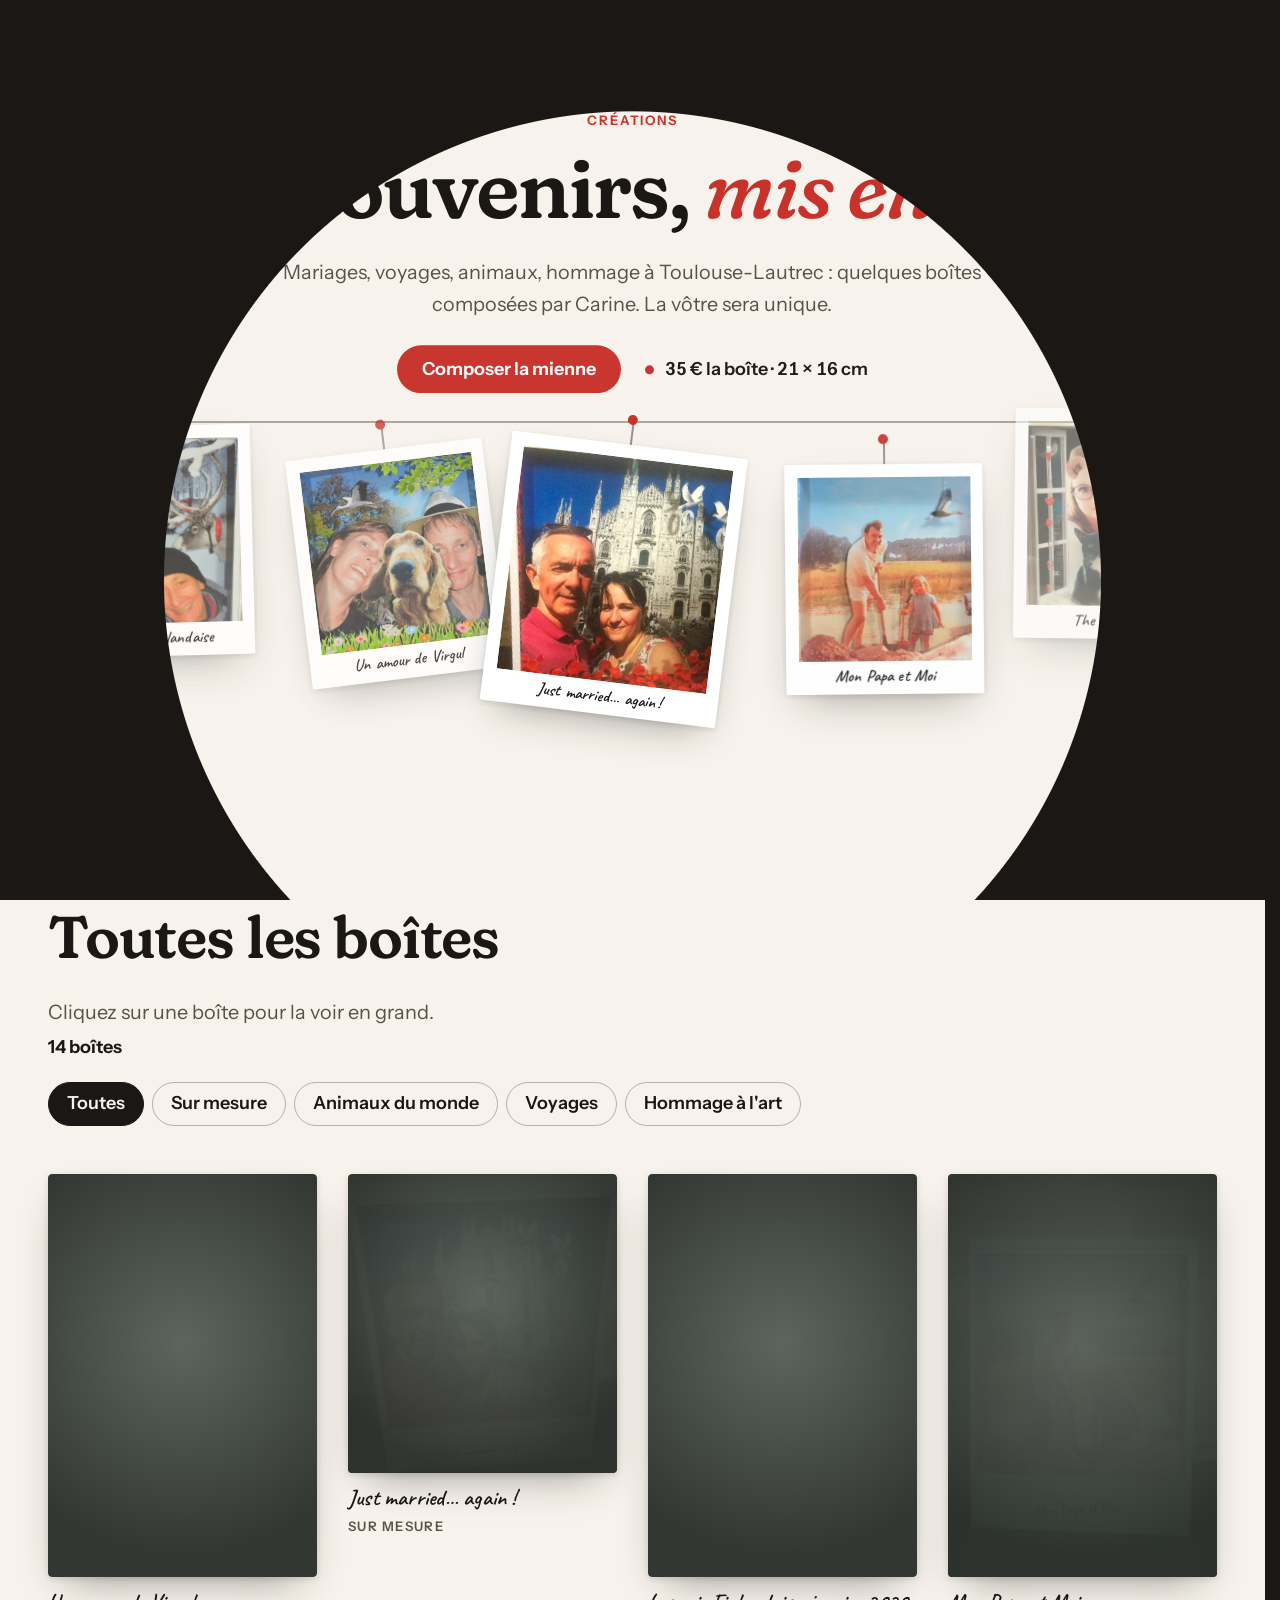
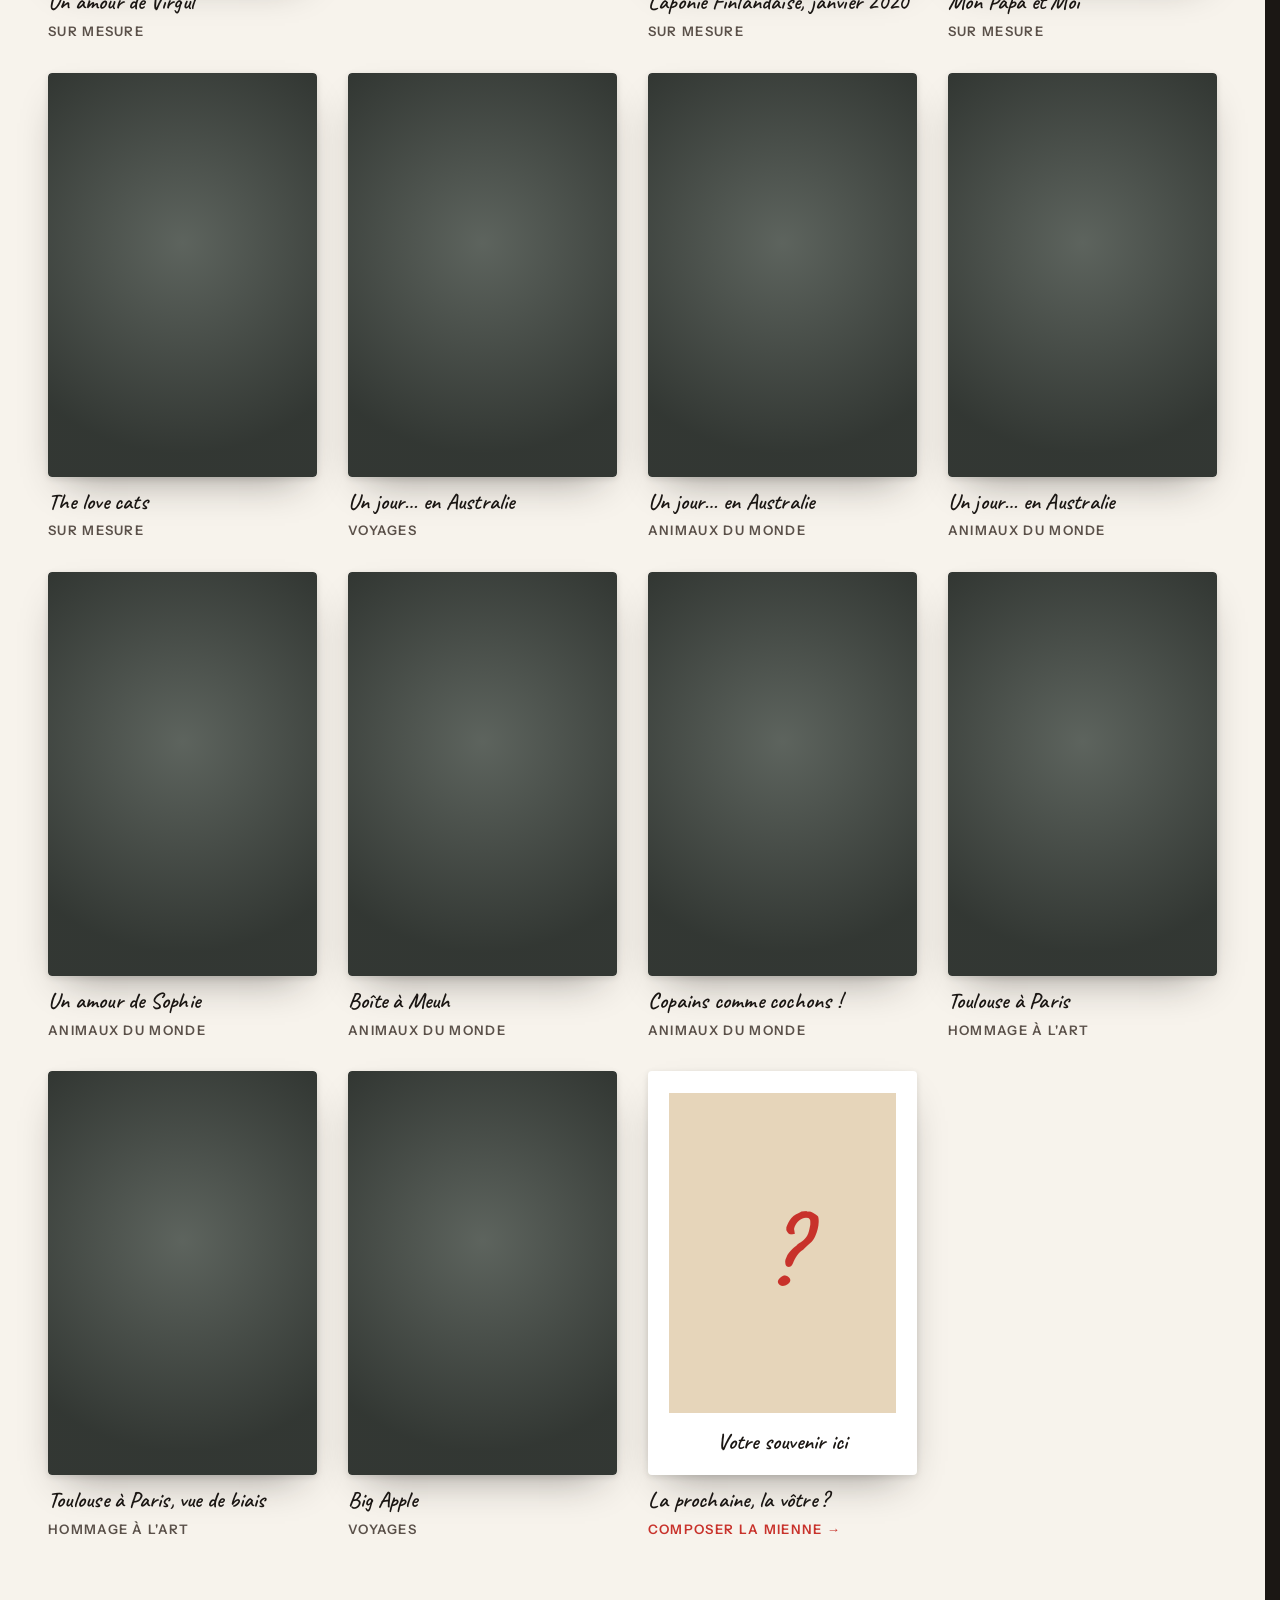
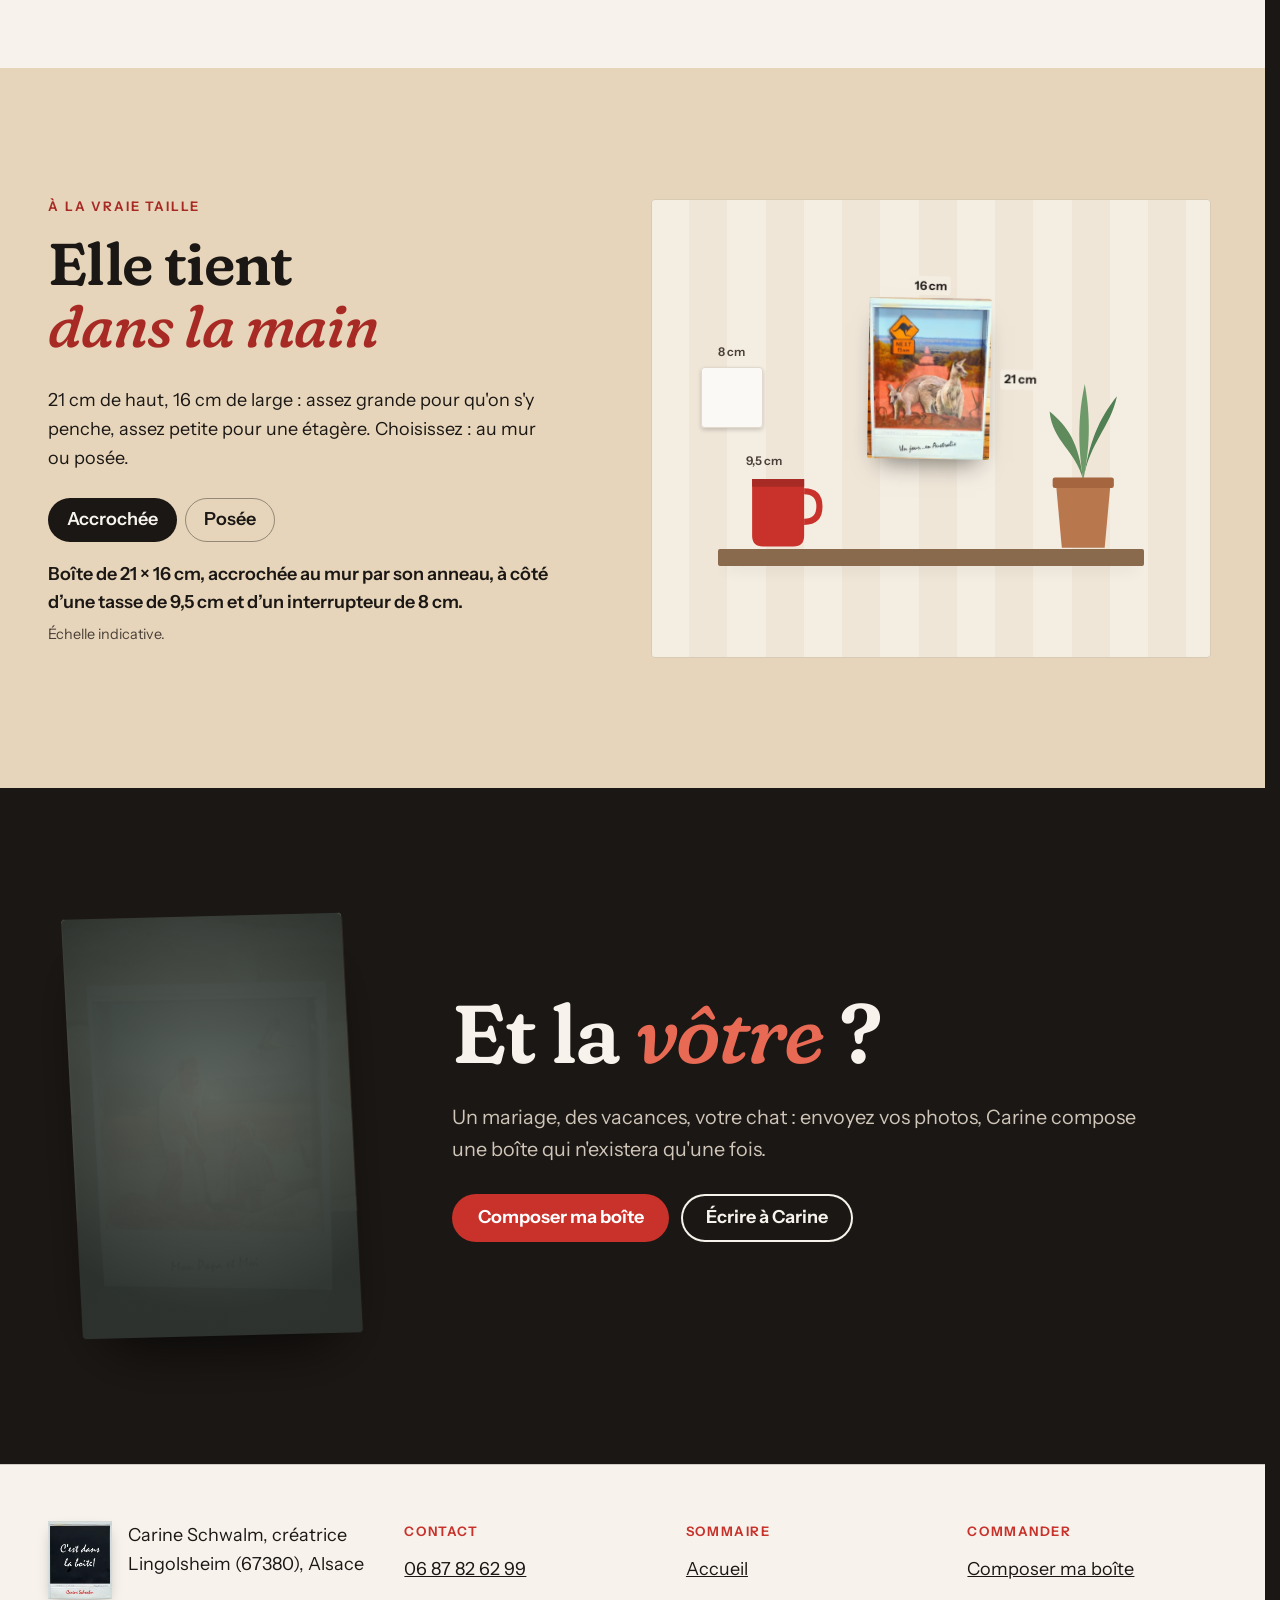
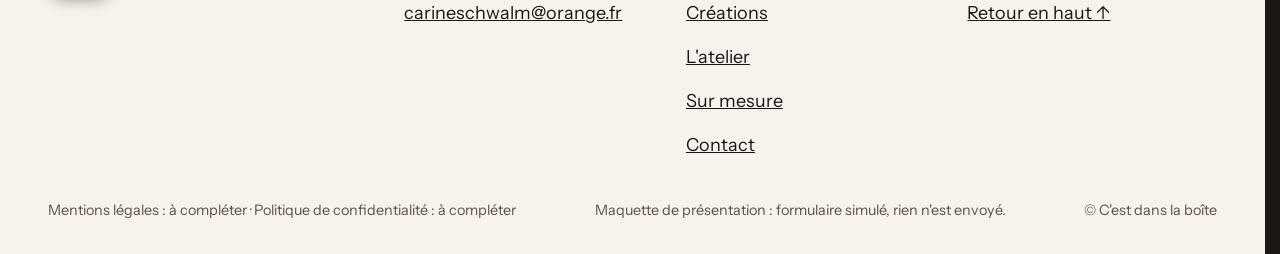
<file: creations.html>
<!doctype html>
<html lang="fr" data-v="2">
<head>
<meta charset="utf-8">
<meta name="viewport" content="width=device-width, initial-scale=1, viewport-fit=cover">
<title>Créations : les boîtes de Carine · C&#39;est dans la boîte</title>
<meta name="description" content="Mariages, voyages, animaux, hommage à Toulouse-Lautrec : des photomontages 3D faits main, mis en boîte en Alsace.">
<meta name="robots" content="noindex, nofollow">
<link rel="canonical" href="https://c-est-dans-la-boite-maquette.vercel.app/creations">
<style>:root{--fond:#F7F3EC;--texte:#1B1714;--voile-fond:#1B1714;--ouverture-fond:#1B1714;--menu-fond:#F7F3EC}:root { --entete-h: 72px; --barres-h: 0px; } html { background: var(--fond); color: var(--texte); scrollbar-gutter: stable; } body { margin: 0; background: var(--fond); } html.js:not(.secours):not([data-arrivee="retour"]) [data-anime] { opacity: 0; } html.js:not(.secours):not([data-arrivee="retour"]) [data-anime].vu { opacity: 1; } [data-voile] { position: fixed; inset: 0; z-index: 900; background: var(--voile-fond); transform: translateY(100%); visibility: hidden; pointer-events: none; } html[data-arrivee="voile"]:not(.voile-leve):not(.secours) [data-voile] { transform: none; visibility: visible; } html.secours [data-voile] { visibility: hidden !important; } .ouverture-panneau { position: fixed; inset: 0; z-index: 850; display: none; place-content: center; justify-items: center; background: var(--ouverture-fond, var(--voile-fond)); color: var(--fond); text-align: center; } html.js[data-arrivee="intro"]:not(.secours):not(.intro-finie) .ouverture-panneau { display: grid; } html.defilement-bloque, html.defilement-bloque body, html.js[data-arrivee="intro"]:not(.secours):not(.intro-finie), html.js[data-arrivee="intro"]:not(.secours):not(.intro-finie) body, html[data-arrivee="voile"]:not(.voile-leve):not(.secours), html[data-arrivee="voile"]:not(.voile-leve):not(.secours) body { overflow: hidden; } html.js[data-arrivee="intro"]:not(.secours):not(.intro-finie) { background-color: var(--ouverture-fond, var(--voile-fond)); } html[data-arrivee="voile"]:not(.voile-leve):not(.secours) { background-color: var(--voile-fond); }</style>
<script>(function () {
var d = document.documentElement, ss = null, ls = null;
try { ss = window.sessionStorage; ls = window.localStorage; } catch (e) {}
d.classList.add('js');
var nav = performance.getEntriesByType ? performance.getEntriesByType('navigation')[0] : null;
var type = nav ? nav.type : 'navigate';
var depart = null;
try { depart = JSON.parse(ss.getItem('socle:depart') || 'null'); ss.removeItem('socle:depart'); } catch (e) {}
if (depart && !(Date.now() - depart.t < 15000)) depart = null;
var mode = type === 'back_forward' ? 'retour' : type === 'reload' ? 'intro' : depart ? 'voile' : 'intro';
d.setAttribute('data-arrivee', mode);
if (mode === 'voile' && depart.couleur) d.style.setProperty('--voile-fond', depart.couleur);
if (type === 'reload' && 'scrollRestoration' in history) {
history.scrollRestoration = 'manual';
}
try {
var choisie = ls && ls.getItem('socle:langue');
var langue = (d.lang || '').slice(0, 2);
if (choisie && choisie !== langue && type === 'navigate' && !depart) {
var alt = document.querySelector('link[rel="alternate"][hreflang="' + choisie + '"]');
if (alt) location.replace(new URL(alt.href).pathname + location.search + location.hash);
}
} catch (e) {}
setTimeout(function () { if (!d.classList.contains('demarre')) d.classList.add('secours'); }, 2000);
})();</script>
<link rel="preload" href="/assets/fonts/fraunces-latin-soft-normal.woff2" as="font" type="font/woff2" crossorigin>
<link rel="preload" href="/assets/fonts/instrument-sans-latin-wght-normal.woff2" as="font" type="font/woff2" crossorigin>
<link rel="stylesheet" href="/assets/css/socle.css?v=2">
<link rel="stylesheet" href="/assets/css/site.css?v=2">
<link rel="modulepreload" href="/assets/js/site.js?v=2">
<link rel="modulepreload" href="/assets/js/socle/index.js?v=2">
<script src="/assets/vendor/gsap.min.js" defer></script>
<script src="/assets/vendor/ScrollTrigger.min.js" defer></script>
<script src="/assets/vendor/SplitText.min.js" defer></script>
<script type="module" src="/assets/js/site.js?v=2"></script>
<meta name="theme-color" content="#F7F3EC">
<link rel="icon" href="/assets/images/favicon.svg" type="image/svg+xml">
<link rel="apple-touch-icon" href="/assets/images/apple-touch-icon.png">
<meta property="og:type" content="website">
<meta property="og:site_name" content="C&#39;est dans la boîte">
<meta property="og:locale" content="fr_FR">
<meta property="og:title" content="Créations : les boîtes de Carine · C&#39;est dans la boîte">
<meta property="og:description" content="Mariages, voyages, animaux, hommage à Toulouse-Lautrec : des photomontages 3D faits main, mis en boîte en Alsace.">
<meta property="og:url" content="https://c-est-dans-la-boite-maquette.vercel.app/creations">
<meta property="og:image" content="https://c-est-dans-la-boite-maquette.vercel.app/assets/partage/creations-fr.jpg">
<meta property="og:image:width" content="1200">
<meta property="og:image:height" content="630">
<meta property="og:image:alt" content="Des boîtes en relief accrochées au mur">
<meta name="twitter:card" content="summary_large_image">
<script type="application/ld+json">{"@context":"https://schema.org","@type":"LocalBusiness","name":"C'est dans la boîte","founder":{"@type":"Person","name":"Carine Schwalm"},"url":"https://c-est-dans-la-boite-maquette.vercel.app/","telephone":"+33687826299","email":"carineschwalm@orange.fr","foundingDate":"2016","address":{"@type":"PostalAddress","addressLocality":"Lingolsheim","postalCode":"67380","addressRegion":"Alsace","addressCountry":"FR"},"description":"Photomontages 3D faits main, présentés dans une boîte façon Polaroïd de 21 × 16 cm : mariage, anniversaire, vacances, animal de compagnie.","makesOffer":{"@type":"Offer","price":"35","priceCurrency":"EUR","itemOffered":{"@type":"Product","name":"Boîte photomontage 3D sur mesure, 21 × 16 cm"}}}</script>
</head>
<body id="haut">
<div data-voile data-forme="iris" aria-hidden="true"><div class="voile-contenu"><img src="/assets/images/logo-240.webp" alt="" width="250" height="303"><span data-voile-libelle>Créations</span></div></div>
<div class="ouverture-panneau" data-ouverture aria-hidden="true">
  <div class="ouverture-cadre" data-ouverture-objet>
    <img src="/assets/images/cadre-logo-480.webp" srcset="/assets/images/cadre-logo-480.webp 480w, /assets/images/cadre-logo-720.webp 720w" sizes="280px" alt="" width="480" height="582">
    <span class="ouverture-laiteux"></span>
  </div>
  <p class="ouverture-ligne">Photomontages 3D faits main</p>
</div>
<a class="evitement" href="#contenu">Aller au contenu</a>
<header data-entete>
  <div class="entete-rangee">
    <a class="entete-logo" href="/" data-libelle="Accueil">
      <img src="/assets/images/logo-240.webp" alt="" width="250" height="303"><span>C'est dans <em>la boîte</em></span>
    </a>
    <nav data-nav aria-label="Navigation principale">
      <ul><li><a href="/creations" data-libelle="Créations" aria-current="page">Créations</a></li><li><a href="/atelier" data-libelle="L&#39;atelier">L&#39;atelier</a></li><li><a href="/sur-mesure" data-libelle="Sur mesure">Sur mesure</a></li><li><a href="/contact" data-libelle="Contact">Contact</a></li></ul>
    </nav>
    <div class="entete-actions">
      <a class="bouton" href="/sur-mesure#composer" data-libelle="Sur mesure">Commander</a>
      <button type="button" data-menu-bouton aria-controls="menu" aria-expanded="false" data-libelle-ouvrir="Menu" data-libelle-fermer="Fermer"><span data-libelle-bouton>Menu</span></button>
      <a class="menu-sansjs" href="#menu" data-menu-lien>Menu</a>
    </div>
  </div>
</header>
<script>/* Avant le premier affichage : rangées de la navigation (même règle que ajusterNav dans assets/js/socle/entete.js)
   et hauteur réelle de l'en-tête, pour que rien ne saute quand le JavaScript du site prend la main. */
(function () {
  var h = document.documentElement, u = document.querySelector('[data-nav] ul'), e = document.querySelector('[data-entete]');
  if (u) {
    var deborde = function () { return u.scrollWidth > u.clientWidth + 1; }, c = deborde();
    if (c && window.matchMedia('(min-width: 900px)').matches) {
      h.classList.add('nav-deux-rangees'); c = deborde();
      if (c) { h.classList.add('nav-deux-lignes'); var a = u.querySelector('a'); c = !a || u.getBoundingClientRect().height > a.getBoundingClientRect().height * 2.5; }
      if (c) h.classList.remove('nav-deux-rangees', 'nav-deux-lignes');
    }
    if (c) h.classList.add('nav-compacte');
  }
  if (e) h.style.setProperty('--entete-h', Math.round(e.getBoundingClientRect().height) + 'px');
})();</script>
<span id="menu-ferme" aria-hidden="true"></span>
<div id="menu" data-menu role="dialog" aria-modal="true" aria-label="Menu">
  <p class="menu-sansjs-fermer"><a href="#menu-ferme">Fermer</a></p>
  <ul><li style="--i:0"><a href="/" class="menu-lien" data-libelle="Accueil">Accueil</a></li><li style="--i:1"><a href="/creations" class="menu-lien" data-libelle="Créations" aria-current="page">Créations</a></li><li style="--i:2"><a href="/atelier" class="menu-lien" data-libelle="L&#39;atelier">L&#39;atelier</a></li><li style="--i:3"><a href="/sur-mesure" class="menu-lien" data-libelle="Sur mesure">Sur mesure</a></li><li style="--i:4"><a href="/contact" class="menu-lien" data-libelle="Contact">Contact</a></li></ul>
  <p class="menu-contact"><a class="bouton" href="tel:+33687826299">Appeler 06 87 82 62 99</a> <a class="menu-email" href="mailto:carineschwalm@orange.fr">carineschwalm@orange.fr</a></p>
</div>
<main id="contenu" tabindex="-1">
<section class="ouv ouv-mur" id="debut" data-ouverture-page>
  <div class="conteneur ouv-mur-texte">
    <p class="surtitre" data-anime="gsap">Créations</p>
    <h1 class="titre-xl" data-anime="gsap"><span class="ligne-masque"><span class="hero-ligne">Des souvenirs, <em>mis en boîte</em></span></span></h1>
    <p class="chapeau" data-anime="gsap">Mariages, voyages, animaux, hommage à Toulouse-Lautrec : quelques boîtes composées par Carine. La vôtre sera unique.</p>
    <div class="hero-actions" data-anime="gsap">
      <a href="/sur-mesure#composer" class="bouton" data-libelle="Sur mesure" data-action-principale data-survol="magnetique">Composer la mienne</a>
      <span class="hero-info" data-info-cle>35 € la boîte · 21 × 16 cm</span>
    </div>
  </div>
  <div class="mur" aria-hidden="true" data-visuel>
    <span class="mur-fil" data-grille="fil"></span>
    <div class="mur-boite mur-boite--1" data-effet="balancier">
      <figure class="media mur-media" style="--cadrage:50% 50%;aspect-ratio:15 / 16">
  <picture>
    <img src="/assets/images/scene-vacances-900.webp" srcset="/assets/images/scene-vacances-480.webp 480w, /assets/images/scene-vacances-900.webp 900w" sizes="(max-width: 760px) 30vw, 15vw" alt="" width="900" height="960" loading="lazy" decoding="async">
  </picture>
</figure>
      <span class="mur-legende main">Laponie Finlandaise</span>
    </div><div class="mur-boite mur-boite--2" data-effet="balancier">
      <figure class="media mur-media" style="--cadrage:50% 50%;aspect-ratio:15 / 16">
  <picture>
    <img src="/assets/images/scene-animal-900.webp" srcset="/assets/images/scene-animal-480.webp 480w, /assets/images/scene-animal-900.webp 900w" sizes="(max-width: 760px) 30vw, 15vw" alt="" width="900" height="960" loading="lazy" decoding="async">
  </picture>
</figure>
      <span class="mur-legende main">Un amour de Virgul</span>
    </div><div class="mur-boite mur-boite--3" data-effet="balancier" data-iris-centre>
      <figure class="media mur-media" style="--cadrage:50% 50%;aspect-ratio:15 / 16">
  <picture>
    <img src="/assets/images/scene-mariage-900.webp" srcset="/assets/images/scene-mariage-480.webp 480w, /assets/images/scene-mariage-900.webp 900w" sizes="(max-width: 760px) 30vw, 15vw" alt="" width="900" height="960" fetchpriority="high" loading="eager" decoding="async">
  </picture>
</figure>
      <span class="mur-legende main">Just married… again !</span>
    </div><div class="mur-boite mur-boite--4" data-effet="balancier">
      <figure class="media mur-media" style="--cadrage:50% 50%;aspect-ratio:15 / 16">
  <picture>
    <img src="/assets/images/scene-famille-900.webp" srcset="/assets/images/scene-famille-480.webp 480w, /assets/images/scene-famille-900.webp 900w" sizes="(max-width: 760px) 30vw, 15vw" alt="" width="900" height="960" loading="lazy" decoding="async">
  </picture>
</figure>
      <span class="mur-legende main">Mon Papa et Moi</span>
    </div><div class="mur-boite mur-boite--5" data-effet="balancier">
      <figure class="media mur-media" style="--cadrage:50% 50%;aspect-ratio:15 / 16">
  <picture>
    <img src="/assets/images/scene-amis-900.webp" srcset="/assets/images/scene-amis-480.webp 480w, /assets/images/scene-amis-900.webp 900w" sizes="(max-width: 760px) 30vw, 15vw" alt="" width="900" height="960" loading="lazy" decoding="async">
  </picture>
</figure>
      <span class="mur-legende main">The love cats</span>
    </div>
  </div>
</section>
<section class="galerie-creations" id="galerie">
  <div class="conteneur">
    <div class="galerie-tete">
      <div>
        <h2 class="titre-l" data-anime="lignes">Toutes les boîtes</h2>
        <p class="chapeau"><span class="aide-tactile">Touchez une boîte pour la voir en grand.</span><span class="aide-souris">Cliquez sur une boîte pour la voir en grand.</span></p>
        <p class="galerie-compte" data-compte data-modele="{n} boîtes">14 boîtes</p>
      </div>
      <div class="filtres" role="group" aria-label="Filtrer les créations">
        <button type="button" class="filtre" data-filtre="tout" aria-pressed="true">Toutes</button><button type="button" class="filtre" data-filtre="sur-mesure" aria-pressed="false">Sur mesure</button><button type="button" class="filtre" data-filtre="animaux" aria-pressed="false">Animaux du monde</button><button type="button" class="filtre" data-filtre="voyages" aria-pressed="false">Voyages</button><button type="button" class="filtre" data-filtre="art" aria-pressed="false">Hommage à l&#39;art</button>
      </div>
    </div>
    <ul class="creations-grille" data-anime="cascade">
      <li class="creation" id="boite-un-amour-de-virgul" data-id="un-amour-de-virgul" data-categorie="sur-mesure" data-legende="Un amour de Virgul" data-libelle-categorie="Sur mesure">
        <button type="button" class="creation-bouton" aria-label="Voir en grand : Un amour de Virgul">
          <figure class="media dev creation-media" style="--cadrage:50% 50%;aspect-ratio:2 / 3">
  <picture>
    <img data-effet="developpement" src="/assets/images/boite-virgul-1300.webp" srcset="/assets/images/boite-virgul-480.webp 480w, /assets/images/boite-virgul-800.webp 800w, /assets/images/boite-virgul-1300.webp 1300w" sizes="(max-width: 760px) 46vw, (max-width: 1080px) 31vw, 23vw" alt="Boîte « Un amour de Virgul » : un couple et son cocker dans l&#39;herbe fleurie, une cigogne en vol" width="1300" height="1950" loading="lazy" decoding="async">
  </picture><span class="dev-voile" aria-hidden="true"></span>
</figure>
          <span class="creation-legende main">Un amour de Virgul</span>
          <span class="creation-cat">Sur mesure</span>
        </button>
      </li><li class="creation" id="boite-just-married-again" data-id="just-married-again" data-categorie="sur-mesure" data-legende="Just married… again !" data-libelle-categorie="Sur mesure">
        <button type="button" class="creation-bouton" aria-label="Voir en grand : Just married… again !">
          <figure class="media dev creation-media" style="--cadrage:50% 50%;aspect-ratio:9 / 10">
  <picture>
    <img data-effet="developpement" src="/assets/images/boite-mariage-1300.webp" srcset="/assets/images/boite-mariage-480.webp 480w, /assets/images/boite-mariage-800.webp 800w, /assets/images/boite-mariage-1300.webp 1300w, /assets/images/boite-mariage-1860.webp 1860w" sizes="(max-width: 760px) 46vw, (max-width: 1080px) 31vw, 23vw" alt="Boîte « Just married… again ! » : un couple devant la cathédrale de Milan, colombes et pétales rouges" width="1300" height="1444" loading="lazy" decoding="async">
  </picture><span class="dev-voile" aria-hidden="true"></span>
</figure>
          <span class="creation-legende main">Just married… again !</span>
          <span class="creation-cat">Sur mesure</span>
        </button>
      </li><li class="creation" id="boite-laponie-finlandaise" data-id="laponie-finlandaise" data-categorie="sur-mesure" data-legende="Laponie Finlandaise, janvier 2020" data-libelle-categorie="Sur mesure">
        <button type="button" class="creation-bouton" aria-label="Voir en grand : Laponie Finlandaise, janvier 2020">
          <figure class="media dev creation-media" style="--cadrage:50% 50%;aspect-ratio:2 / 3">
  <picture>
    <img data-effet="developpement" src="/assets/images/boite-laponie-1300.webp" srcset="/assets/images/boite-laponie-480.webp 480w, /assets/images/boite-laponie-800.webp 800w, /assets/images/boite-laponie-1300.webp 1300w" sizes="(max-width: 760px) 46vw, (max-width: 1080px) 31vw, 23vw" alt="Boîte « Laponie Finlandaise, janvier 2020 » : deux voyageurs emmitouflés, des rennes et des branches enneigées" width="1300" height="1950" loading="lazy" decoding="async">
  </picture><span class="dev-voile" aria-hidden="true"></span>
</figure>
          <span class="creation-legende main">Laponie Finlandaise, janvier 2020</span>
          <span class="creation-cat">Sur mesure</span>
        </button>
      </li><li class="creation" id="boite-mon-papa-et-moi" data-id="mon-papa-et-moi" data-categorie="sur-mesure" data-legende="Mon Papa et Moi" data-libelle-categorie="Sur mesure">
        <button type="button" class="creation-bouton" aria-label="Voir en grand : Mon Papa et Moi">
          <figure class="media dev creation-media" style="--cadrage:50% 50%;aspect-ratio:2 / 3">
  <picture>
    <img data-effet="developpement" src="/assets/images/boite-papa-1300.webp" srcset="/assets/images/boite-papa-480.webp 480w, /assets/images/boite-papa-800.webp 800w, /assets/images/boite-papa-1300.webp 1300w" sizes="(max-width: 760px) 46vw, (max-width: 1080px) 31vw, 23vw" alt="Boîte « Mon Papa et Moi » : un père et sa petite fille dans un champ, une cigogne en vol" width="1300" height="1950" loading="lazy" decoding="async">
  </picture><span class="dev-voile" aria-hidden="true"></span>
</figure>
          <span class="creation-legende main">Mon Papa et Moi</span>
          <span class="creation-cat">Sur mesure</span>
        </button>
      </li><li class="creation" id="boite-the-love-cats" data-id="the-love-cats" data-categorie="sur-mesure" data-legende="The love cats" data-libelle-categorie="Sur mesure">
        <button type="button" class="creation-bouton" aria-label="Voir en grand : The love cats">
          <figure class="media dev creation-media" style="--cadrage:50% 50%;aspect-ratio:2 / 3">
  <picture>
    <img data-effet="developpement" src="/assets/images/boite-love-cats-1300.webp" srcset="/assets/images/boite-love-cats-480.webp 480w, /assets/images/boite-love-cats-800.webp 800w, /assets/images/boite-love-cats-1300.webp 1300w" sizes="(max-width: 760px) 46vw, (max-width: 1080px) 31vw, 23vw" alt="Boîte « The love cats » : deux amies et leurs chats à une fenêtre fleurie" width="1300" height="1950" loading="lazy" decoding="async">
  </picture><span class="dev-voile" aria-hidden="true"></span>
</figure>
          <span class="creation-legende main">The love cats</span>
          <span class="creation-cat">Sur mesure</span>
        </button>
      </li><li class="creation" id="boite-australie-desert" data-id="australie-desert" data-categorie="voyages" data-legende="Un jour… en Australie" data-libelle-categorie="Voyages">
        <button type="button" class="creation-bouton" aria-label="Voir en grand : Un jour… en Australie">
          <figure class="media dev creation-media" style="--cadrage:50% 50%;aspect-ratio:2 / 3">
  <picture>
    <img data-effet="developpement" src="/assets/images/boite-kangourous-desert-1300.webp" srcset="/assets/images/boite-kangourous-desert-480.webp 480w, /assets/images/boite-kangourous-desert-800.webp 800w, /assets/images/boite-kangourous-desert-1300.webp 1300w" sizes="(max-width: 760px) 46vw, (max-width: 1080px) 31vw, 23vw" alt="Boîte « Un jour… en Australie » : des kangourous sur la terre rouge, un panneau de route" width="1300" height="1950" loading="lazy" decoding="async">
  </picture><span class="dev-voile" aria-hidden="true"></span>
</figure>
          <span class="creation-legende main">Un jour… en Australie</span>
          <span class="creation-cat">Voyages</span>
        </button>
      </li><li class="creation" id="boite-australie-cascade" data-id="australie-cascade" data-categorie="animaux" data-legende="Un jour… en Australie" data-libelle-categorie="Animaux du monde">
        <button type="button" class="creation-bouton" aria-label="Voir en grand : Un jour… en Australie">
          <figure class="media dev creation-media" style="--cadrage:50% 50%;aspect-ratio:2 / 3">
  <picture>
    <img data-effet="developpement" src="/assets/images/boite-kangourous-cascade-1300.webp" srcset="/assets/images/boite-kangourous-cascade-480.webp 480w, /assets/images/boite-kangourous-cascade-800.webp 800w, /assets/images/boite-kangourous-cascade-1300.webp 1300w" sizes="(max-width: 760px) 46vw, (max-width: 1080px) 31vw, 23vw" alt="Boîte « Un jour… en Australie » : des kangourous et des cacatoès près d&#39;une cascade" width="1300" height="1950" loading="lazy" decoding="async">
  </picture><span class="dev-voile" aria-hidden="true"></span>
</figure>
          <span class="creation-legende main">Un jour… en Australie</span>
          <span class="creation-cat">Animaux du monde</span>
        </button>
      </li><li class="creation" id="boite-australie-koala" data-id="australie-koala" data-categorie="animaux" data-legende="Un jour… en Australie" data-libelle-categorie="Animaux du monde">
        <button type="button" class="creation-bouton" aria-label="Voir en grand : Un jour… en Australie">
          <figure class="media dev creation-media" style="--cadrage:50% 50%;aspect-ratio:2 / 3">
  <picture>
    <img data-effet="developpement" src="/assets/images/boite-koala-1300.webp" srcset="/assets/images/boite-koala-480.webp 480w, /assets/images/boite-koala-800.webp 800w, /assets/images/boite-koala-1300.webp 1300w" sizes="(max-width: 760px) 46vw, (max-width: 1080px) 31vw, 23vw" alt="Boîte « Un jour… en Australie » : un koala dans les eucalyptus" width="1300" height="1950" loading="lazy" decoding="async">
  </picture><span class="dev-voile" aria-hidden="true"></span>
</figure>
          <span class="creation-legende main">Un jour… en Australie</span>
          <span class="creation-cat">Animaux du monde</span>
        </button>
      </li><li class="creation" id="boite-un-amour-de-sophie" data-id="un-amour-de-sophie" data-categorie="animaux" data-legende="Un amour de Sophie" data-libelle-categorie="Animaux du monde">
        <button type="button" class="creation-bouton" aria-label="Voir en grand : Un amour de Sophie">
          <figure class="media dev creation-media" style="--cadrage:50% 50%;aspect-ratio:2 / 3">
  <picture>
    <img data-effet="developpement" src="/assets/images/boite-girafes-1300.webp" srcset="/assets/images/boite-girafes-480.webp 480w, /assets/images/boite-girafes-800.webp 800w, /assets/images/boite-girafes-1300.webp 1300w" sizes="(max-width: 760px) 46vw, (max-width: 1080px) 31vw, 23vw" alt="Boîte « Un amour de Sophie » : une famille de girafes" width="1300" height="1950" loading="lazy" decoding="async">
  </picture><span class="dev-voile" aria-hidden="true"></span>
</figure>
          <span class="creation-legende main">Un amour de Sophie</span>
          <span class="creation-cat">Animaux du monde</span>
        </button>
      </li><li class="creation" id="boite-boite-a-meuh" data-id="boite-a-meuh" data-categorie="animaux" data-legende="Boîte à Meuh" data-libelle-categorie="Animaux du monde">
        <button type="button" class="creation-bouton" aria-label="Voir en grand : Boîte à Meuh">
          <figure class="media dev creation-media" style="--cadrage:50% 50%;aspect-ratio:2 / 3">
  <picture>
    <img data-effet="developpement" src="/assets/images/boite-meuh-1300.webp" srcset="/assets/images/boite-meuh-480.webp 480w, /assets/images/boite-meuh-800.webp 800w, /assets/images/boite-meuh-1300.webp 1300w" sizes="(max-width: 760px) 46vw, (max-width: 1080px) 31vw, 23vw" alt="Boîte « Boîte à Meuh » : des vaches dans un pré vert et des marguerites" width="1300" height="1950" loading="lazy" decoding="async">
  </picture><span class="dev-voile" aria-hidden="true"></span>
</figure>
          <span class="creation-legende main">Boîte à Meuh</span>
          <span class="creation-cat">Animaux du monde</span>
        </button>
      </li><li class="creation" id="boite-copains-comme-cochons" data-id="copains-comme-cochons" data-categorie="animaux" data-legende="Copains comme cochons !" data-libelle-categorie="Animaux du monde">
        <button type="button" class="creation-bouton" aria-label="Voir en grand : Copains comme cochons !">
          <figure class="media dev creation-media" style="--cadrage:50% 50%;aspect-ratio:2 / 3">
  <picture>
    <img data-effet="developpement" src="/assets/images/boite-cochons-1300.webp" srcset="/assets/images/boite-cochons-480.webp 480w, /assets/images/boite-cochons-800.webp 800w, /assets/images/boite-cochons-1300.webp 1300w" sizes="(max-width: 760px) 46vw, (max-width: 1080px) 31vw, 23vw" alt="Boîte « Copains comme cochons ! » : trois cochons dans les fleurs, des oiseaux dans l&#39;arbre" width="1300" height="1950" loading="lazy" decoding="async">
  </picture><span class="dev-voile" aria-hidden="true"></span>
</figure>
          <span class="creation-legende main">Copains comme cochons !</span>
          <span class="creation-cat">Animaux du monde</span>
        </button>
      </li><li class="creation" id="boite-toulouse-a-paris" data-id="toulouse-a-paris" data-categorie="art" data-legende="Toulouse à Paris" data-libelle-categorie="Hommage à l&#39;art">
        <button type="button" class="creation-bouton" aria-label="Voir en grand : Toulouse à Paris">
          <figure class="media dev creation-media" style="--cadrage:50% 50%;aspect-ratio:2 / 3">
  <picture>
    <img data-effet="developpement" src="/assets/images/boite-lautrec-1300.webp" srcset="/assets/images/boite-lautrec-480.webp 480w, /assets/images/boite-lautrec-800.webp 800w, /assets/images/boite-lautrec-1300.webp 1300w" sizes="(max-width: 760px) 46vw, (max-width: 1080px) 31vw, 23vw" alt="Boîte « Toulouse à Paris » : une danseuse de cancan devant l&#39;affiche du Moulin Rouge, d&#39;après Toulouse-Lautrec" width="1300" height="1950" loading="lazy" decoding="async">
  </picture><span class="dev-voile" aria-hidden="true"></span>
</figure>
          <span class="creation-legende main">Toulouse à Paris</span>
          <span class="creation-cat">Hommage à l&#39;art</span>
        </button>
      </li><li class="creation" id="boite-toulouse-a-paris-biais" data-id="toulouse-a-paris-biais" data-categorie="art" data-legende="Toulouse à Paris, vue de biais" data-libelle-categorie="Hommage à l&#39;art">
        <button type="button" class="creation-bouton" aria-label="Voir en grand : Toulouse à Paris, vue de biais">
          <figure class="media dev creation-media" style="--cadrage:50% 50%;aspect-ratio:2 / 3">
  <picture>
    <img data-effet="developpement" src="/assets/images/boite-lautrec-biais-1300.webp" srcset="/assets/images/boite-lautrec-biais-480.webp 480w, /assets/images/boite-lautrec-biais-800.webp 800w, /assets/images/boite-lautrec-biais-1300.webp 1300w" sizes="(max-width: 760px) 46vw, (max-width: 1080px) 31vw, 23vw" alt="La boîte « Toulouse à Paris » vue de biais : on voit la profondeur des plans" width="1300" height="1950" loading="lazy" decoding="async">
  </picture><span class="dev-voile" aria-hidden="true"></span>
</figure>
          <span class="creation-legende main">Toulouse à Paris, vue de biais</span>
          <span class="creation-cat">Hommage à l&#39;art</span>
        </button>
      </li><li class="creation" id="boite-big-apple" data-id="big-apple" data-categorie="voyages" data-legende="Big Apple" data-libelle-categorie="Voyages">
        <button type="button" class="creation-bouton" aria-label="Voir en grand : Big Apple">
          <figure class="media dev creation-media" style="--cadrage:50% 50%;aspect-ratio:2 / 3">
  <picture>
    <img data-effet="developpement" src="/assets/images/boite-big-apple-1300.webp" srcset="/assets/images/boite-big-apple-480.webp 480w, /assets/images/boite-big-apple-800.webp 800w, /assets/images/boite-big-apple-1300.webp 1300w" sizes="(max-width: 760px) 46vw, (max-width: 1080px) 31vw, 23vw" alt="Boîte « Big Apple » : la statue de la Liberté devant Manhattan, dans une pomme" width="1300" height="1950" loading="lazy" decoding="async">
  </picture><span class="dev-voile" aria-hidden="true"></span>
</figure>
          <span class="creation-legende main">Big Apple</span>
          <span class="creation-cat">Voyages</span>
        </button>
      </li>
      <li class="creation-appel">
        <a href="/sur-mesure#composer" class="creation-appel-lien" data-libelle="Sur mesure"><span class="idee-cadre" aria-hidden="true"><span class="idee-fenetre"><span class="main">?</span></span><span class="idee-bord main">Votre souvenir ici</span></span><span class="creation-legende main">La prochaine, la vôtre ?</span><span class="creation-cat">Composer la mienne →</span></a>
      </li>
    </ul>
  </div>
</section>
<div class="visionneuse" role="dialog" aria-modal="true" aria-label="Toutes les boîtes" data-recouvrement hidden>
  <div class="visionneuse-cadre">
    <img class="visionneuse-img" src="/assets/images/boite-virgul-800.webp" alt="" width="800" height="1200">
    <div class="visionneuse-bas">
      <p class="visionneuse-legende main"></p>
      <p class="visionneuse-cat"></p>
    </div>
    <button type="button" class="visionneuse-bouton visionneuse-prec" data-prec aria-label="Boîte précédente">←</button>
    <button type="button" class="visionneuse-bouton visionneuse-suiv" data-suiv aria-label="Boîte suivante">→</button>
    <button type="button" class="visionneuse-fermer" data-fermer>Fermer ✕</button>
  </div>
</div>
<section class="echelle kraft" id="vraie-taille">
  <div class="conteneur echelle-grille">
    <div>
      <p class="surtitre">À la vraie taille</p>
      <h2 class="titre-l" data-anime="lignes">Elle tient <em>dans la main</em></h2>
      <p data-anime>21 cm de haut, 16 cm de large : assez grande pour qu&#39;on s&#39;y penche, assez petite pour une étagère. Choisissez : au mur ou posée.</p>
      <div class="echelle-choix" role="group" aria-label="Pose de la boîte">
        <button type="button" class="filtre" data-pose="mur" aria-pressed="true">Accrochée</button>
        <button type="button" class="filtre" data-pose="pose" aria-pressed="false">Posée</button>
      </div>
      <p class="echelle-cartel" data-cartel aria-live="polite" data-texte-mur="Boîte de 21 × 16 cm, accrochée au mur par son anneau, à côté d’une tasse de 9,5 cm et d’un interrupteur de 8 cm." data-texte-pose="Boîte de 21 × 16 cm, posée sur une étagère, à côté d’une tasse de 9,5 cm et d’un interrupteur de 8 cm.">Boîte de 21 × 16 cm, accrochée au mur par son anneau, à côté d’une tasse de 9,5 cm et d’un interrupteur de 8 cm.</p>
      <p class="echelle-note">Échelle indicative.</p>
    </div>
    <div class="echelle-scene" data-etat="mur" role="img" aria-label="La boîte à sa vraie taille, à côté d’une tasse, d’une plante et d’un interrupteur" data-visuel>
      <span class="echelle-clou" aria-hidden="true"></span>
      <span class="echelle-interrupteur" aria-hidden="true"><span>8&nbsp;cm</span></span>
      <span class="echelle-repere echelle-repere--tasse" aria-hidden="true">9,5&nbsp;cm</span>
      <span class="echelle-etagere" aria-hidden="true"></span>
      <svg class="echelle-tasse" viewBox="0 0 100 95" aria-hidden="true" focusable="false"><path d="M8 4 H76 V78 Q76 92 62 92 H22 Q8 92 8 78 Z" fill="#C8322B"/><path d="M76 20 Q96 20 96 40 Q96 60 76 60" fill="none" stroke="#C8322B" stroke-width="8"/><path d="M8 4 H76 V14 H8 Z" fill="#A82A24"/></svg>
      <svg class="echelle-plante" viewBox="0 0 100 220" aria-hidden="true" focusable="false"><path d="M50 130 C40 90 10 80 6 40 C30 60 44 80 50 130 Z" fill="#5E8A5C"/><path d="M50 130 C58 80 86 60 94 20 C70 50 58 80 50 130 Z" fill="#4F7F52"/><path d="M50 130 C46 100 40 60 52 4 C62 60 56 100 50 130 Z" fill="#6E9A6A"/><path d="M14 130 H86 L78 218 H22 Z" fill="#B9774E"/><rect x="10" y="126" width="80" height="14" rx="3" fill="#A5653F"/></svg>
      <div class="echelle-boite" data-effet="balancier">
        <figure class="media echelle-media" style="--cadrage:50% 50%;aspect-ratio:16 / 21">
  <picture>
    <img src="/assets/images/boite-face-640.webp" srcset="/assets/images/boite-face-320.webp 320w, /assets/images/boite-face-640.webp 640w" sizes="200px" alt="" width="640" height="840" loading="lazy" decoding="async">
  </picture>
</figure>
        <span class="echelle-cote echelle-cote--h" aria-hidden="true">21&nbsp;cm</span>
        <span class="echelle-cote echelle-cote--l" aria-hidden="true">16&nbsp;cm</span>
      </div>
    </div>
  </div>
</section>
<section class="fin sombre" id="fin">
  <div class="conteneur fin-grille">
    <figure class="media dev fin-photo" data-fx="vitesse" style="--cadrage:50% 50%;aspect-ratio:2 / 3">
  <picture>
    <img data-effet="developpement" src="/assets/images/boite-papa-1300.webp" srcset="/assets/images/boite-papa-480.webp 480w, /assets/images/boite-papa-800.webp 800w, /assets/images/boite-papa-1300.webp 1300w" sizes="(max-width: 760px) 50vw, 22vw" alt="Boîte « Mon Papa et Moi » : un père et sa petite fille dans un champ, une cigogne en vol" width="1300" height="1950" loading="lazy" decoding="async">
  </picture><span class="dev-voile" aria-hidden="true"></span>
</figure>
    <div>
      <h2 class="titre-xl" data-anime="lignes">Et la <em>vôtre</em> ?</h2>
      <p class="chapeau" data-anime>Un mariage, des vacances, votre chat : envoyez vos photos, Carine compose une boîte qui n&#39;existera qu&#39;une fois.</p>
      <p class="fin-actions" data-anime>
        <a href="/sur-mesure#composer" class="bouton" data-libelle="Sur mesure" data-survol="magnetique">Composer ma boîte</a>
        <a href="/contact" class="bouton bouton--contour" data-libelle="Contact">Écrire à Carine</a>
      </p>
    </div>
  </div>
</section>
</main>
<footer class="pied" id="pied">
  <div class="conteneur pied-grille">
    <div class="pied-marque">
      <img src="/assets/images/logo-240.webp" alt="C'est dans la boîte, Carine Schwalm" width="250" height="303" loading="lazy">
      <p>Carine Schwalm, créatrice<br>Lingolsheim (67380), Alsace</p>
    </div>
    <div>
      <p class="pied-titre">Contact</p>
      <p><a href="tel:+33687826299">06 87 82 62 99</a><br><a href="mailto:carineschwalm@orange.fr">carineschwalm@orange.fr</a></p>
    </div>
    <nav aria-label="Sommaire">
      <p class="pied-titre">Sommaire</p>
      <ul><li><a href="/" data-libelle="Accueil">Accueil</a></li><li><a href="/creations" data-libelle="Créations" aria-current="page">Créations</a></li><li><a href="/atelier" data-libelle="L&#39;atelier">L&#39;atelier</a></li><li><a href="/sur-mesure" data-libelle="Sur mesure">Sur mesure</a></li><li><a href="/contact" data-libelle="Contact">Contact</a></li></ul>
    </nav>
    <div>
      <p class="pied-titre">Commander</p>
      <ul><li><a href="/sur-mesure#composer" data-libelle="Sur mesure">Composer ma boîte</a></li><li><a href="#haut" data-sans-transition>Retour en haut ↑</a></li></ul>
    </div>
  </div>
  <div class="conteneur pied-bas"><p>Mentions légales : à compléter · Politique de confidentialité : à compléter</p><p>Maquette de présentation : formulaire simulé, rien n&#39;est envoyé.</p><p>© C&#39;est dans la boîte</p></div>
</footer>
<div data-barre-fixe>
  <a class="bouton bouton--contour" href="tel:+33687826299">Appeler</a>
  <a class="bouton" href="/sur-mesure#composer" data-libelle="Sur mesure">Commander</a>
</div>
</body>
</html>
</file>
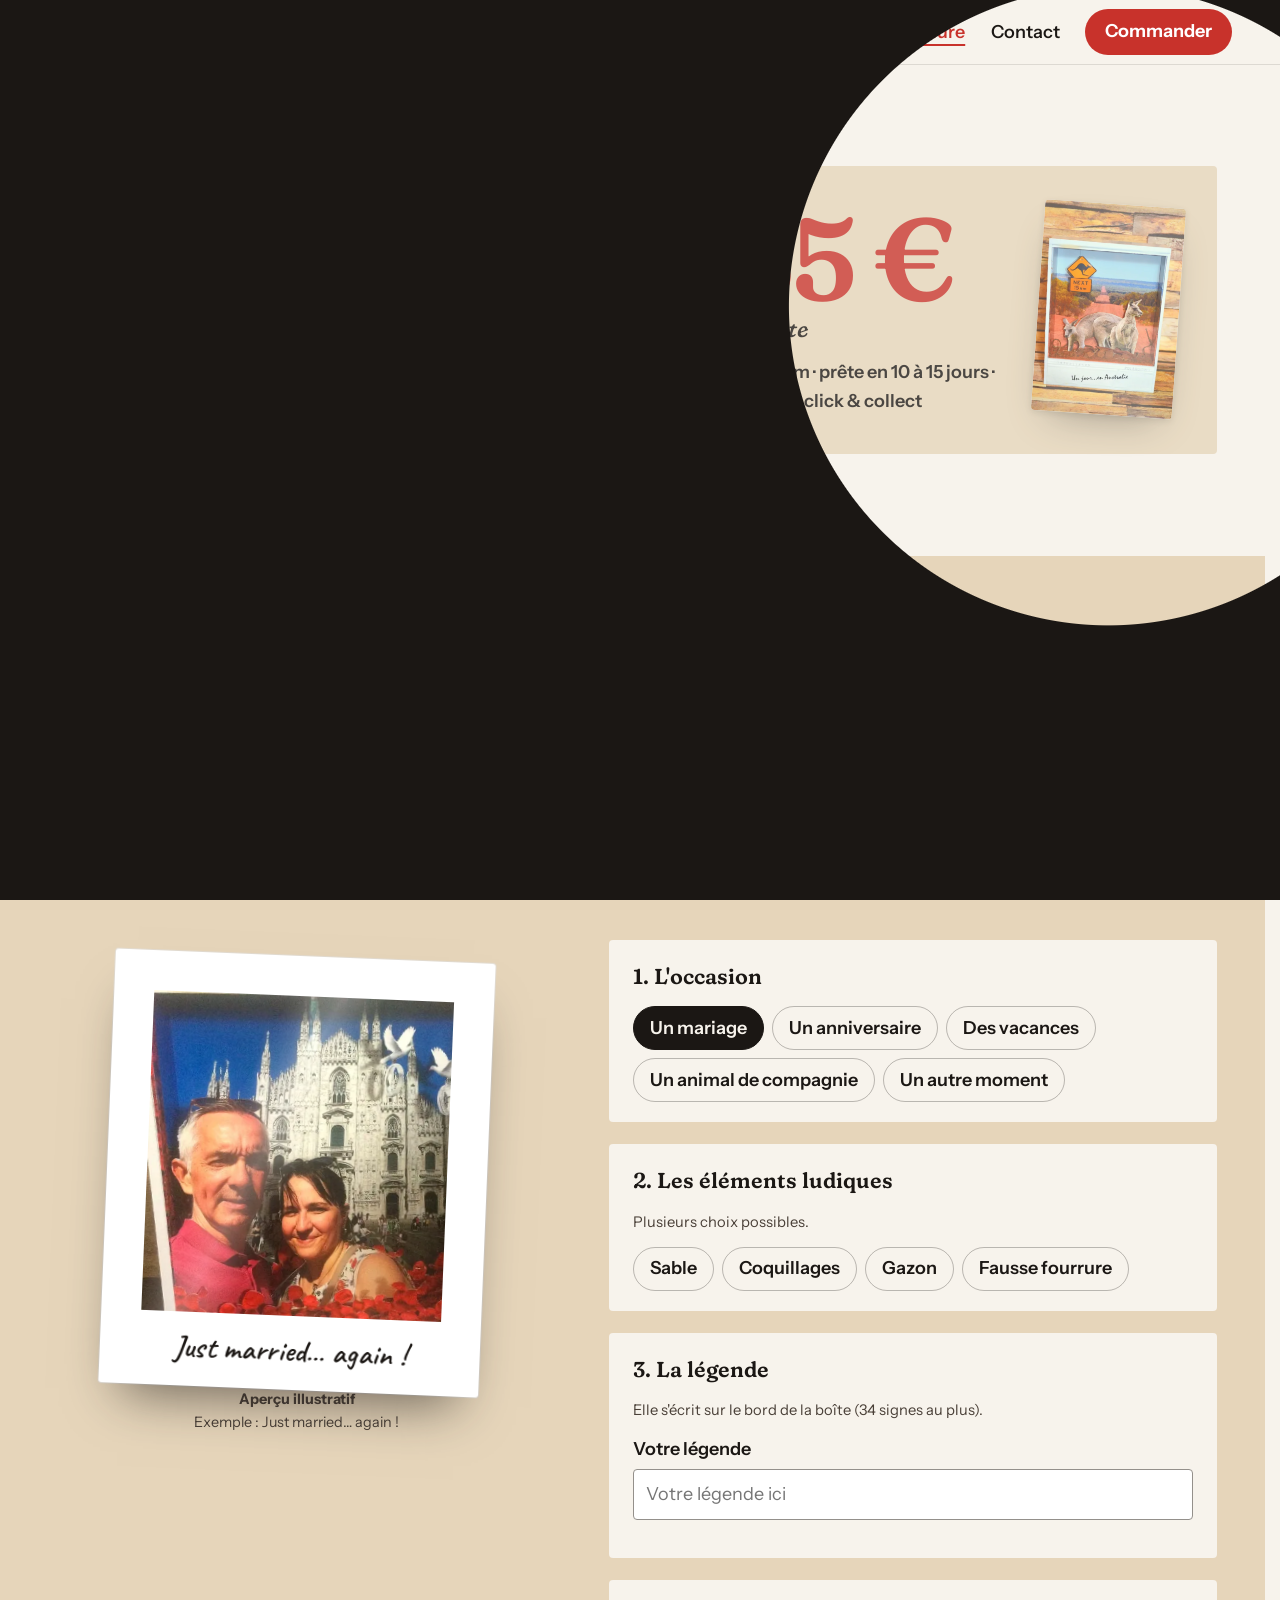
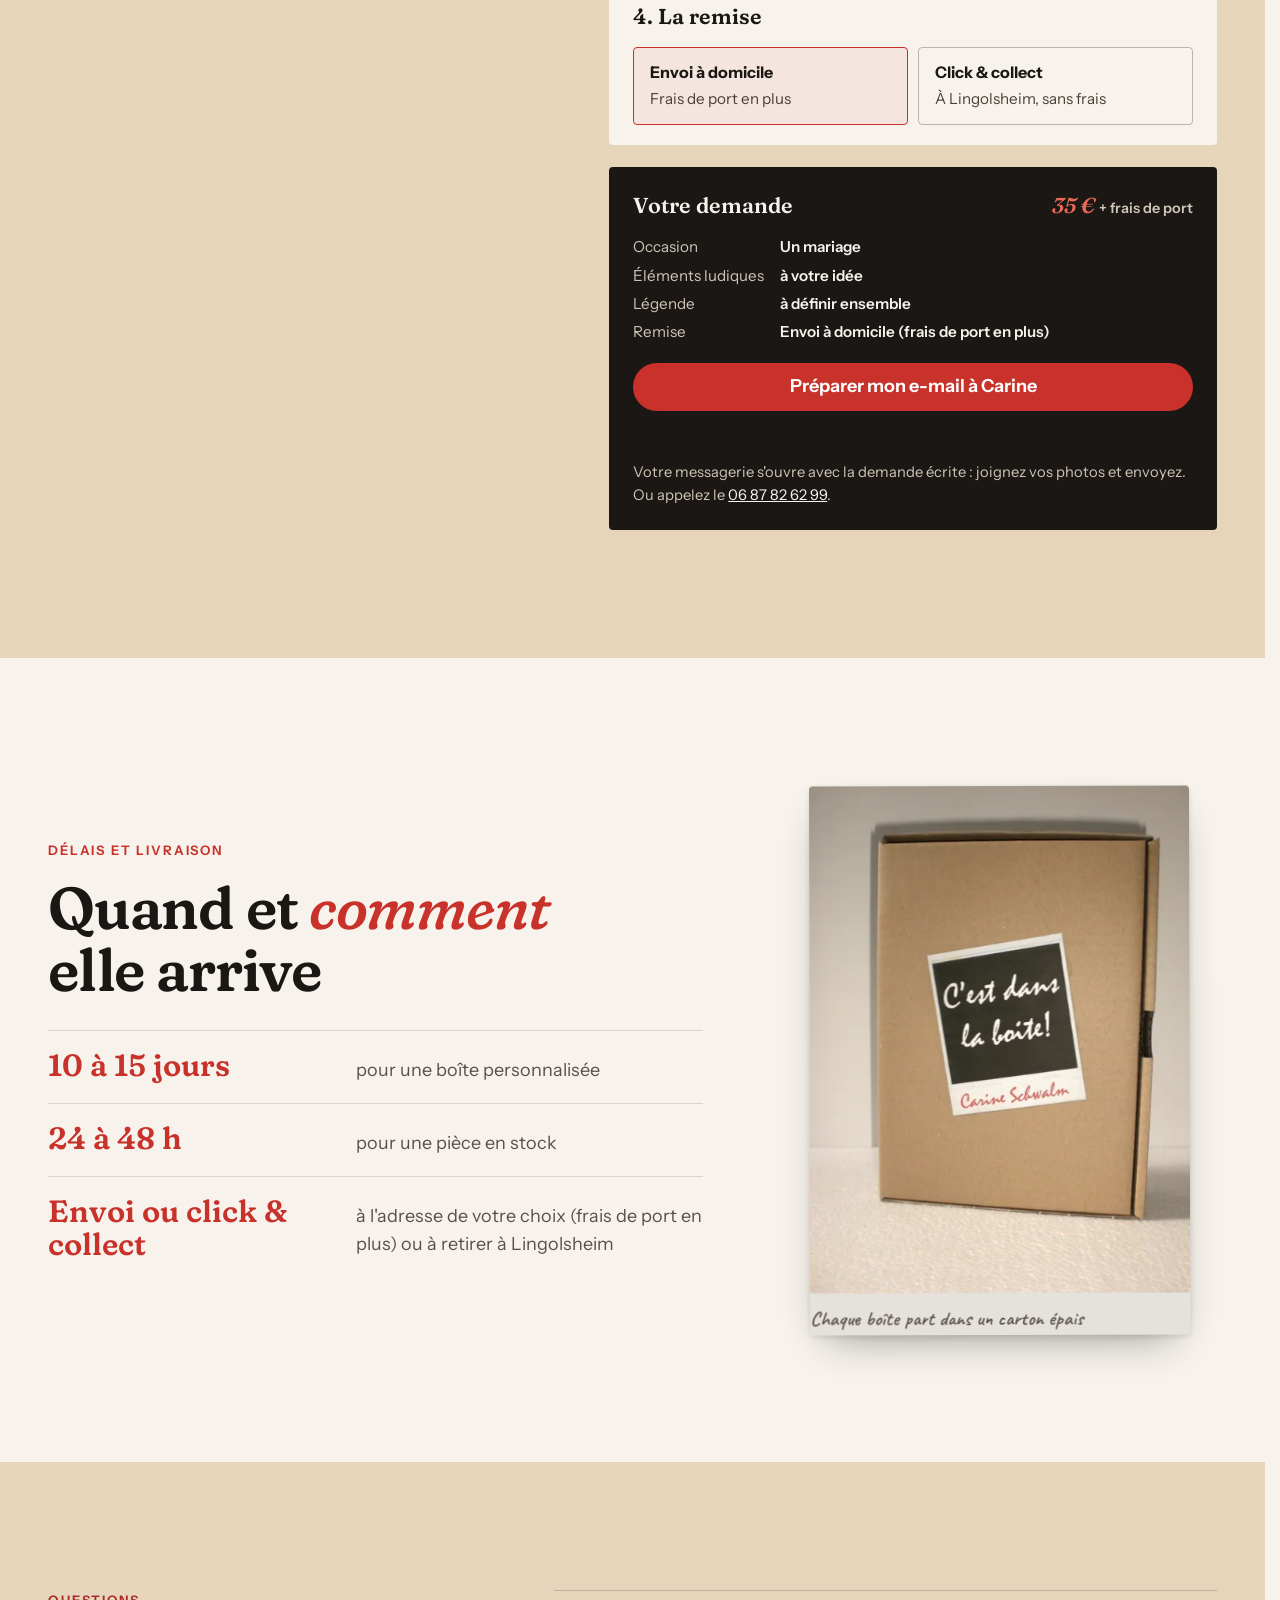
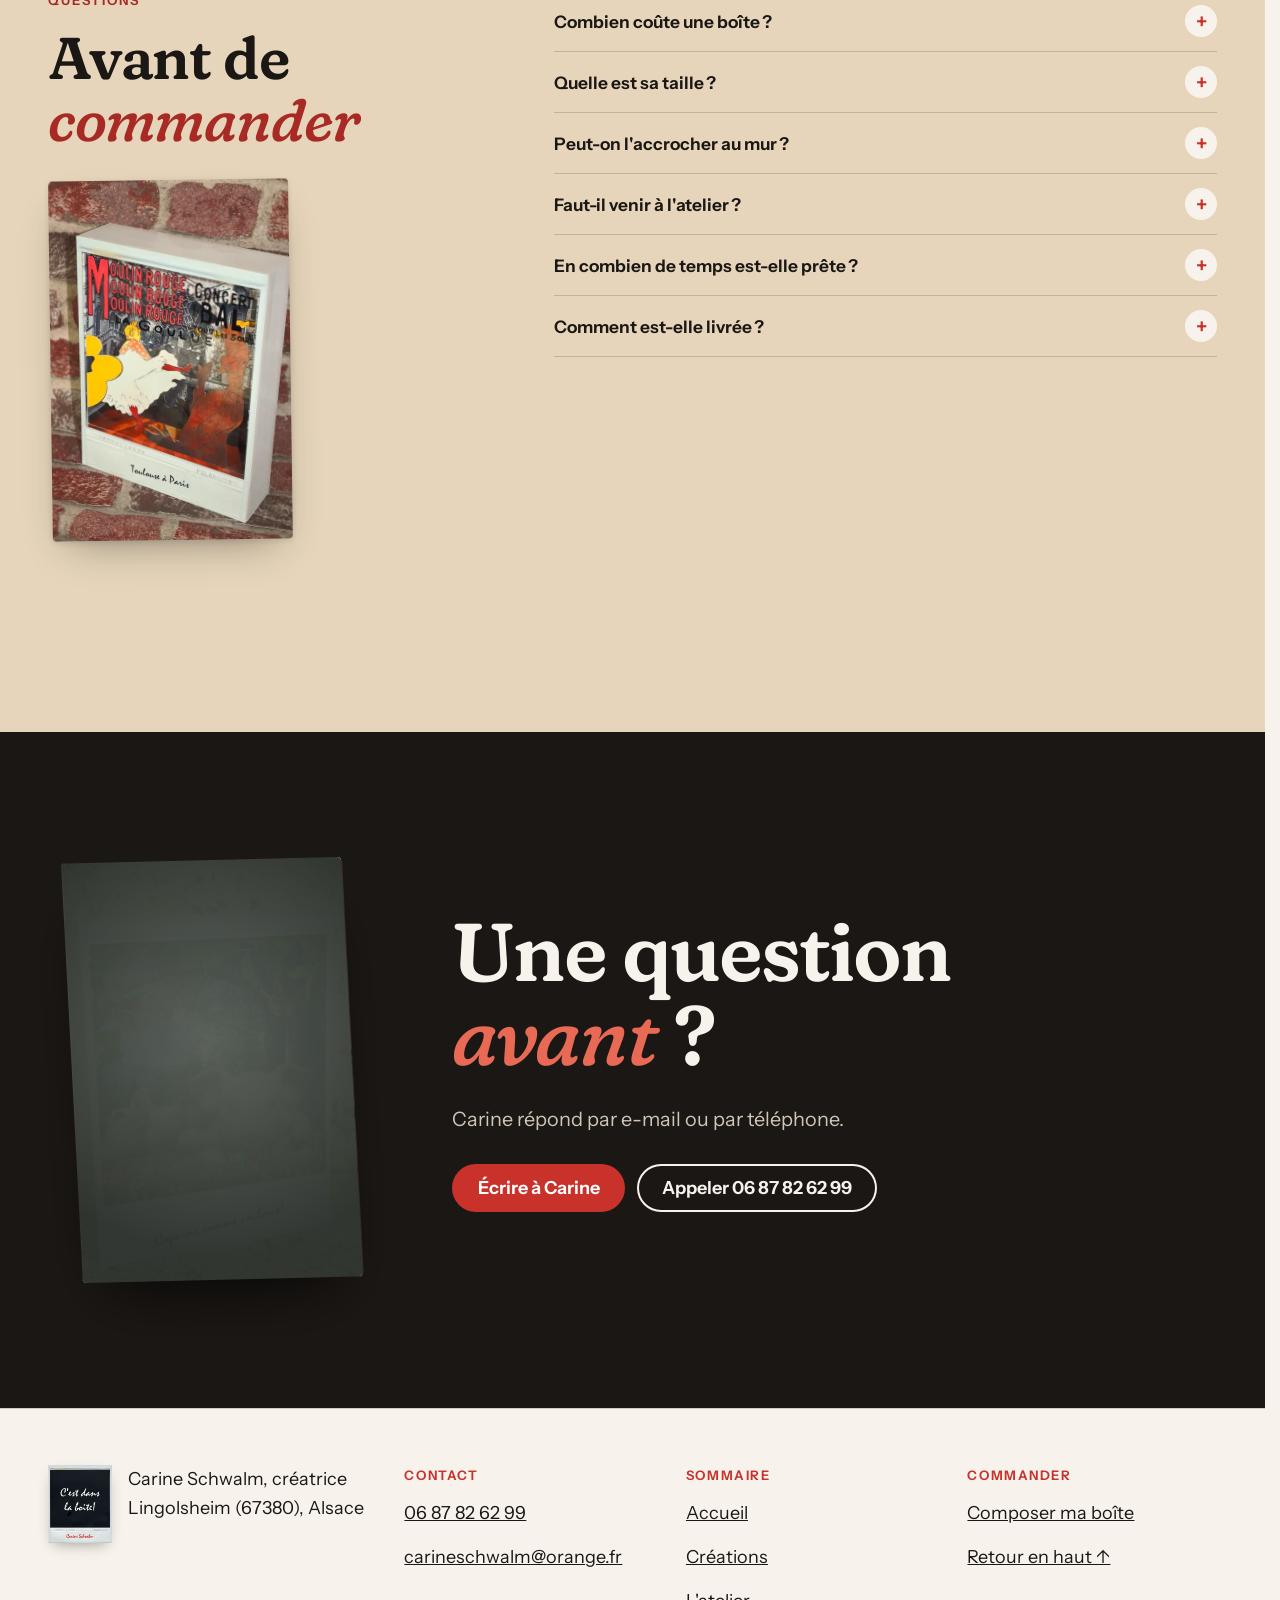
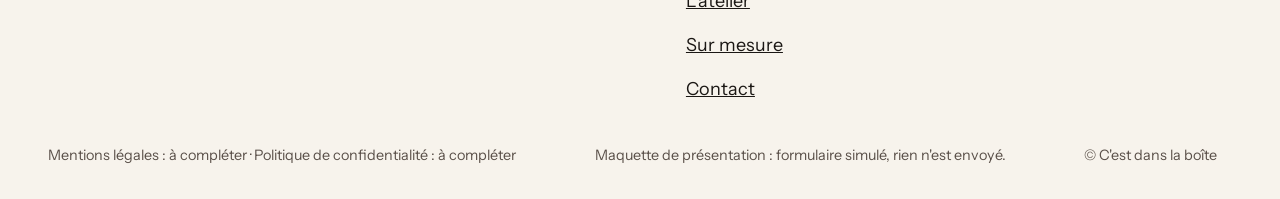
<file: sur-mesure.html>
<!doctype html>
<html lang="fr" data-v="2">
<head>
<meta charset="utf-8">
<meta name="viewport" content="width=device-width, initial-scale=1, viewport-fit=cover">
<title>Votre boîte sur mesure, 35 € · C&#39;est dans la boîte</title>
<meta name="description" content="Composez votre boîte : occasion, éléments ludiques, légende, envoi ou click &amp; collect. 35 €, 21 × 16 cm, prête en 10 à 15 jours.">
<meta name="robots" content="noindex, nofollow">
<link rel="canonical" href="https://c-est-dans-la-boite-maquette.vercel.app/sur-mesure">
<style>:root{--fond:#F7F3EC;--texte:#1B1714;--voile-fond:#1B1714;--ouverture-fond:#1B1714;--menu-fond:#F7F3EC}:root { --entete-h: 72px; --barres-h: 0px; } html { background: var(--fond); color: var(--texte); scrollbar-gutter: stable; } body { margin: 0; background: var(--fond); } html.js:not(.secours):not([data-arrivee="retour"]) [data-anime] { opacity: 0; } html.js:not(.secours):not([data-arrivee="retour"]) [data-anime].vu { opacity: 1; } [data-voile] { position: fixed; inset: 0; z-index: 900; background: var(--voile-fond); transform: translateY(100%); visibility: hidden; pointer-events: none; } html[data-arrivee="voile"]:not(.voile-leve):not(.secours) [data-voile] { transform: none; visibility: visible; } html.secours [data-voile] { visibility: hidden !important; } .ouverture-panneau { position: fixed; inset: 0; z-index: 850; display: none; place-content: center; justify-items: center; background: var(--ouverture-fond, var(--voile-fond)); color: var(--fond); text-align: center; } html.js[data-arrivee="intro"]:not(.secours):not(.intro-finie) .ouverture-panneau { display: grid; } html.defilement-bloque, html.defilement-bloque body, html.js[data-arrivee="intro"]:not(.secours):not(.intro-finie), html.js[data-arrivee="intro"]:not(.secours):not(.intro-finie) body, html[data-arrivee="voile"]:not(.voile-leve):not(.secours), html[data-arrivee="voile"]:not(.voile-leve):not(.secours) body { overflow: hidden; } html.js[data-arrivee="intro"]:not(.secours):not(.intro-finie) { background-color: var(--ouverture-fond, var(--voile-fond)); } html[data-arrivee="voile"]:not(.voile-leve):not(.secours) { background-color: var(--voile-fond); }</style>
<script>(function () {
var d = document.documentElement, ss = null, ls = null;
try { ss = window.sessionStorage; ls = window.localStorage; } catch (e) {}
d.classList.add('js');
var nav = performance.getEntriesByType ? performance.getEntriesByType('navigation')[0] : null;
var type = nav ? nav.type : 'navigate';
var depart = null;
try { depart = JSON.parse(ss.getItem('socle:depart') || 'null'); ss.removeItem('socle:depart'); } catch (e) {}
if (depart && !(Date.now() - depart.t < 15000)) depart = null;
var mode = type === 'back_forward' ? 'retour' : type === 'reload' ? 'intro' : depart ? 'voile' : 'intro';
d.setAttribute('data-arrivee', mode);
if (mode === 'voile' && depart.couleur) d.style.setProperty('--voile-fond', depart.couleur);
if (type === 'reload' && 'scrollRestoration' in history) {
history.scrollRestoration = 'manual';
}
try {
var choisie = ls && ls.getItem('socle:langue');
var langue = (d.lang || '').slice(0, 2);
if (choisie && choisie !== langue && type === 'navigate' && !depart) {
var alt = document.querySelector('link[rel="alternate"][hreflang="' + choisie + '"]');
if (alt) location.replace(new URL(alt.href).pathname + location.search + location.hash);
}
} catch (e) {}
setTimeout(function () { if (!d.classList.contains('demarre')) d.classList.add('secours'); }, 2000);
})();</script>
<link rel="preload" href="/assets/fonts/fraunces-latin-soft-normal.woff2" as="font" type="font/woff2" crossorigin>
<link rel="preload" href="/assets/fonts/instrument-sans-latin-wght-normal.woff2" as="font" type="font/woff2" crossorigin>
<link rel="stylesheet" href="/assets/css/socle.css?v=2">
<link rel="stylesheet" href="/assets/css/site.css?v=2">
<link rel="modulepreload" href="/assets/js/site.js?v=2">
<link rel="modulepreload" href="/assets/js/socle/index.js?v=2">
<script src="/assets/vendor/gsap.min.js" defer></script>
<script src="/assets/vendor/ScrollTrigger.min.js" defer></script>
<script src="/assets/vendor/SplitText.min.js" defer></script>
<script type="module" src="/assets/js/site.js?v=2"></script>
<meta name="theme-color" content="#F7F3EC">
<link rel="icon" href="/assets/images/favicon.svg" type="image/svg+xml">
<link rel="apple-touch-icon" href="/assets/images/apple-touch-icon.png">
<meta property="og:type" content="website">
<meta property="og:site_name" content="C&#39;est dans la boîte">
<meta property="og:locale" content="fr_FR">
<meta property="og:title" content="Votre boîte sur mesure, 35 € · C&#39;est dans la boîte">
<meta property="og:description" content="Composez votre boîte : occasion, éléments ludiques, légende, envoi ou click &amp; collect. 35 €, 21 × 16 cm, prête en 10 à 15 jours.">
<meta property="og:url" content="https://c-est-dans-la-boite-maquette.vercel.app/sur-mesure">
<meta property="og:image" content="https://c-est-dans-la-boite-maquette.vercel.app/assets/partage/sur-mesure-fr.jpg">
<meta property="og:image:width" content="1200">
<meta property="og:image:height" content="630">
<meta property="og:image:alt" content="Votre boîte sur mesure, 35 €">
<meta name="twitter:card" content="summary_large_image">
<script type="application/ld+json">{"@context":"https://schema.org","@type":"LocalBusiness","name":"C'est dans la boîte","founder":{"@type":"Person","name":"Carine Schwalm"},"url":"https://c-est-dans-la-boite-maquette.vercel.app/","telephone":"+33687826299","email":"carineschwalm@orange.fr","foundingDate":"2016","address":{"@type":"PostalAddress","addressLocality":"Lingolsheim","postalCode":"67380","addressRegion":"Alsace","addressCountry":"FR"},"description":"Photomontages 3D faits main, présentés dans une boîte façon Polaroïd de 21 × 16 cm : mariage, anniversaire, vacances, animal de compagnie.","makesOffer":{"@type":"Offer","price":"35","priceCurrency":"EUR","itemOffered":{"@type":"Product","name":"Boîte photomontage 3D sur mesure, 21 × 16 cm"}}}</script>
</head>
<body id="haut">
<div data-voile data-forme="iris" aria-hidden="true"><div class="voile-contenu"><img src="/assets/images/logo-240.webp" alt="" width="250" height="303"><span data-voile-libelle>Sur mesure</span></div></div>
<div class="ouverture-panneau" data-ouverture aria-hidden="true">
  <div class="ouverture-cadre" data-ouverture-objet>
    <img src="/assets/images/cadre-logo-480.webp" srcset="/assets/images/cadre-logo-480.webp 480w, /assets/images/cadre-logo-720.webp 720w" sizes="280px" alt="" width="480" height="582">
    <span class="ouverture-laiteux"></span>
  </div>
  <p class="ouverture-ligne">Photomontages 3D faits main</p>
</div>
<a class="evitement" href="#contenu">Aller au contenu</a>
<header data-entete>
  <div class="entete-rangee">
    <a class="entete-logo" href="/" data-libelle="Accueil">
      <img src="/assets/images/logo-240.webp" alt="" width="250" height="303"><span>C'est dans <em>la boîte</em></span>
    </a>
    <nav data-nav aria-label="Navigation principale">
      <ul><li><a href="/creations" data-libelle="Créations">Créations</a></li><li><a href="/atelier" data-libelle="L&#39;atelier">L&#39;atelier</a></li><li><a href="/sur-mesure" data-libelle="Sur mesure" aria-current="page">Sur mesure</a></li><li><a href="/contact" data-libelle="Contact">Contact</a></li></ul>
    </nav>
    <div class="entete-actions">
      <a class="bouton" href="/sur-mesure#composer" data-libelle="Sur mesure">Commander</a>
      <button type="button" data-menu-bouton aria-controls="menu" aria-expanded="false" data-libelle-ouvrir="Menu" data-libelle-fermer="Fermer"><span data-libelle-bouton>Menu</span></button>
      <a class="menu-sansjs" href="#menu" data-menu-lien>Menu</a>
    </div>
  </div>
</header>
<script>/* Avant le premier affichage : rangées de la navigation (même règle que ajusterNav dans assets/js/socle/entete.js)
   et hauteur réelle de l'en-tête, pour que rien ne saute quand le JavaScript du site prend la main. */
(function () {
  var h = document.documentElement, u = document.querySelector('[data-nav] ul'), e = document.querySelector('[data-entete]');
  if (u) {
    var deborde = function () { return u.scrollWidth > u.clientWidth + 1; }, c = deborde();
    if (c && window.matchMedia('(min-width: 900px)').matches) {
      h.classList.add('nav-deux-rangees'); c = deborde();
      if (c) { h.classList.add('nav-deux-lignes'); var a = u.querySelector('a'); c = !a || u.getBoundingClientRect().height > a.getBoundingClientRect().height * 2.5; }
      if (c) h.classList.remove('nav-deux-rangees', 'nav-deux-lignes');
    }
    if (c) h.classList.add('nav-compacte');
  }
  if (e) h.style.setProperty('--entete-h', Math.round(e.getBoundingClientRect().height) + 'px');
})();</script>
<span id="menu-ferme" aria-hidden="true"></span>
<div id="menu" data-menu role="dialog" aria-modal="true" aria-label="Menu">
  <p class="menu-sansjs-fermer"><a href="#menu-ferme">Fermer</a></p>
  <ul><li style="--i:0"><a href="/" class="menu-lien" data-libelle="Accueil">Accueil</a></li><li style="--i:1"><a href="/creations" class="menu-lien" data-libelle="Créations">Créations</a></li><li style="--i:2"><a href="/atelier" class="menu-lien" data-libelle="L&#39;atelier">L&#39;atelier</a></li><li style="--i:3"><a href="/sur-mesure" class="menu-lien" data-libelle="Sur mesure" aria-current="page">Sur mesure</a></li><li style="--i:4"><a href="/contact" class="menu-lien" data-libelle="Contact">Contact</a></li></ul>
  <p class="menu-contact"><a class="bouton" href="tel:+33687826299">Appeler 06 87 82 62 99</a> <a class="menu-email" href="mailto:carineschwalm@orange.fr">carineschwalm@orange.fr</a></p>
</div>
<main id="contenu" tabindex="-1">
<section class="ouv ouv-prix" id="debut" data-ouverture-page>
  <div class="conteneur ouv-prix-grille">
    <div class="ouv-prix-texte">
      <p class="surtitre" data-anime="gsap">Sur mesure</p>
      <h1 class="titre-xl" data-anime="gsap"><span class="ligne-masque"><span class="hero-ligne">Votre boîte, <em>sur mesure</em></span></span></h1>
      <p class="chapeau" data-anime="gsap">Vous choisissez le souvenir, Carine compose la boîte. Tout se fait par e-mail, sans vous déplacer.</p>
      <div class="hero-actions" data-anime="gsap">
        <a class="bouton" href="#composer" data-action-principale data-survol="magnetique">Composer ma boîte</a>
      </div>
    </div>
    <div class="prix-geant" data-anime="gsap">
      <p class="prix-chiffre" data-prix data-info-cle>35 € <span>la boîte</span></p>
      <p class="prix-details">21 × 16 cm · prête en 10 à 15 jours · envoi ou click &amp; collect</p>
      <figure class="media dev prix-photo" data-iris-centre style="--cadrage:50% 50%;aspect-ratio:2 / 3">
  <picture>
    <img data-effet="developpement" src="/assets/images/boite-kangourous-desert-1300.webp" srcset="/assets/images/boite-kangourous-desert-480.webp 480w, /assets/images/boite-kangourous-desert-800.webp 800w, /assets/images/boite-kangourous-desert-1300.webp 1300w" sizes="(max-width: 760px) 40vw, 16vw" alt="Boîte « Un jour… en Australie » : des kangourous sur la terre rouge, un panneau de route" width="1300" height="1950" fetchpriority="high" loading="eager" decoding="async">
  </picture><span class="dev-voile" aria-hidden="true"></span>
</figure>
    </div>
  </div>
</section>
<section class="composeur kraft" id="composer">
  <div class="conteneur">
    <div class="tete-section">
      <p class="surtitre">Le composeur</p>
      <h2 class="titre-l" data-anime="lignes">Composez, <em>Carine réalise</em></h2>
      <p class="chapeau" data-anime>Quatre choix, puis un e-mail tout prêt pour Carine : vous n&#39;avez plus qu&#39;à joindre vos photos.</p>
    </div>
    <div class="composeur-grille">
      <div class="apercu" aria-live="polite">
        <div class="apercu-vol">
        <div class="apercu-boite" data-effet="legende">
          <div class="apercu-fenetre">
            <figure data-scene="scene-mariage" class="media dev apercu-scene actif" style="--cadrage:50% 50%;aspect-ratio:15 / 16">
  <picture>
    <img data-effet="developpement" src="/assets/images/scene-mariage-900.webp" srcset="/assets/images/scene-mariage-480.webp 480w, /assets/images/scene-mariage-900.webp 900w" sizes="(max-width: 760px) 70vw, 30vw" alt="L&#39;intérieur de la boîte « Just married… again ! »" width="900" height="960" loading="lazy" decoding="async">
  </picture><span class="dev-voile" aria-hidden="true"></span>
</figure><figure data-scene="scene-amis" class="media dev apercu-scene" style="--cadrage:50% 50%;aspect-ratio:15 / 16">
  <picture>
    <img data-effet="developpement" src="/assets/images/scene-amis-900.webp" srcset="/assets/images/scene-amis-480.webp 480w, /assets/images/scene-amis-900.webp 900w" sizes="(max-width: 760px) 70vw, 30vw" alt="L&#39;intérieur de la boîte « The love cats »" width="900" height="960" loading="lazy" decoding="async">
  </picture><span class="dev-voile" aria-hidden="true"></span>
</figure><figure data-scene="scene-vacances" class="media dev apercu-scene" style="--cadrage:50% 50%;aspect-ratio:15 / 16">
  <picture>
    <img data-effet="developpement" src="/assets/images/scene-vacances-900.webp" srcset="/assets/images/scene-vacances-480.webp 480w, /assets/images/scene-vacances-900.webp 900w" sizes="(max-width: 760px) 70vw, 30vw" alt="L&#39;intérieur de la boîte « Laponie Finlandaise »" width="900" height="960" loading="lazy" decoding="async">
  </picture><span class="dev-voile" aria-hidden="true"></span>
</figure><figure data-scene="scene-animal" class="media dev apercu-scene" style="--cadrage:50% 50%;aspect-ratio:15 / 16">
  <picture>
    <img data-effet="developpement" src="/assets/images/scene-animal-900.webp" srcset="/assets/images/scene-animal-480.webp 480w, /assets/images/scene-animal-900.webp 900w" sizes="(max-width: 760px) 70vw, 30vw" alt="L&#39;intérieur de la boîte « Un amour de Virgul »" width="900" height="960" loading="lazy" decoding="async">
  </picture><span class="dev-voile" aria-hidden="true"></span>
</figure><figure data-scene="scene-famille" class="media dev apercu-scene" style="--cadrage:50% 50%;aspect-ratio:15 / 16">
  <picture>
    <img data-effet="developpement" src="/assets/images/scene-famille-900.webp" srcset="/assets/images/scene-famille-480.webp 480w, /assets/images/scene-famille-900.webp 900w" sizes="(max-width: 760px) 70vw, 30vw" alt="L&#39;intérieur de la boîte « Mon Papa et Moi »" width="900" height="960" loading="lazy" decoding="async">
  </picture><span class="dev-voile" aria-hidden="true"></span>
</figure>
            <svg class="apercu-matieres" viewBox="0 0 160 150" preserveAspectRatio="xMidYMax slice" aria-hidden="true" focusable="false">
              <g data-matiere="sable"><path d="M0 150 C30 132 70 128 100 136 S150 130 160 134 V150Z" fill="#E4CB91" stroke="#fff" stroke-width="1.2"/><g fill="#C9AE73"><circle cx="20" cy="144" r="1"/><circle cx="46" cy="140" r="1"/><circle cx="72" cy="143" r="1"/><circle cx="110" cy="141" r="1"/><circle cx="138" cy="145" r="1"/></g></g><g data-matiere="coquillages"><path d="M24 146 l7-12 l7 12z" fill="#F6E2D3" stroke="#B88F78" stroke-width="1"/><path d="M118 147 q6-11 12 0z" fill="#F3D6CF" stroke="#C99C90" stroke-width="1"/><circle cx="76" cy="144" r="4.5" fill="#FBF1E6" stroke="#C3A28C" stroke-width="1"/><path d="M76 144 m-3 0 a3 3 0 1 0 3 -3" fill="none" stroke="#C3A28C" stroke-width=".8"/></g><g data-matiere="gazon"><path d="M0 150 L5 130 L9 150 L14 126 L18 150 L23 132 L27 150 L32 124 L36 150 L41 133 L45 150 L50 127 L54 150 L59 131 L63 150 L68 125 L72 150 L77 132 L81 150 L86 127 L90 150 L95 133 L99 150 L104 126 L108 150 L113 131 L117 150 L122 125 L126 150 L131 132 L135 150 L140 127 L144 150 L149 131 L153 150 L158 126 L160 150Z" fill="#5E9A4E" stroke="#fff" stroke-width=".8"/></g><g data-matiere="fourrure"><path d="M0 150 C10 134 20 140 28 132 C36 140 46 130 54 138 C62 128 72 138 80 131 C90 140 98 129 108 137 C116 130 126 140 134 132 C144 140 152 132 160 138 V150Z" fill="#F4ECE0" stroke="#D9CBB6" stroke-width="1.2"/></g>
            </svg>
            <span class="apercu-reflet" aria-hidden="true"></span>
          </div>
          <p class="apercu-legende main">Votre légende ici</p>
        </div>
        </div>
        <p class="apercu-mention"><strong>Aperçu illustratif</strong><span class="apercu-exemple">Exemple d&#39;une vraie boîte : la vôtre sera composée avec vos photos.</span></p>
      </div>
      <form id="composeur" class="composeur-form" novalidate>
        <fieldset class="choix">
          <legend class="choix-titre">1. L&#39;occasion</legend>
          <div class="pastilles">
            <label class="pastille"><input type="radio" name="occasion" value="mariage" checked><span>Un mariage</span></label><label class="pastille"><input type="radio" name="occasion" value="anniversaire"><span>Un anniversaire</span></label><label class="pastille"><input type="radio" name="occasion" value="vacances"><span>Des vacances</span></label><label class="pastille"><input type="radio" name="occasion" value="animal"><span>Un animal de compagnie</span></label><label class="pastille"><input type="radio" name="occasion" value="autre"><span>Un autre moment</span></label>
          </div>
        </fieldset>
        <fieldset class="choix">
          <legend class="choix-titre">2. Les éléments ludiques</legend>
          <p class="choix-aide">Plusieurs choix possibles.</p>
          <div class="pastilles">
            <label class="pastille"><input type="checkbox" name="matiere" value="sable"><span>Sable</span></label><label class="pastille"><input type="checkbox" name="matiere" value="coquillages"><span>Coquillages</span></label><label class="pastille"><input type="checkbox" name="matiere" value="gazon"><span>Gazon</span></label><label class="pastille"><input type="checkbox" name="matiere" value="fourrure"><span>Fausse fourrure</span></label>
          </div>
        </fieldset>
        <fieldset class="choix">
          <legend class="choix-titre">3. La légende</legend>
          <p class="choix-aide" id="legende-aide">Elle s&#39;écrit sur le bord de la boîte (34 signes au plus).</p>
          <div class="champ"><label for="legende">Votre légende</label><input id="legende" name="legende" maxlength="34" autocomplete="off" aria-describedby="legende-aide" placeholder="Votre légende ici"></div>
        </fieldset>
        <fieldset class="choix">
          <legend class="choix-titre">4. La remise</legend>
          <div class="remises">
            <label class="remise"><input type="radio" name="remise" value="envoi" checked><span><strong>Envoi à domicile</strong> Frais de port en plus</span></label>
            <label class="remise"><input type="radio" name="remise" value="retrait"><span><strong>Click &amp; collect</strong> À Lingolsheim, sans frais</span></label>
          </div>
        </fieldset>
        <div class="recap">
          <p class="recap-titre">Votre demande <span class="recap-prix" data-prix>35 € <span data-port>+ frais de port</span></span></p>
          <dl class="recap-liste" data-recap></dl>
          <div class="envoi-ligne">
            <a class="bouton bouton--large" data-email data-grille="retour" href="mailto:carineschwalm@orange.fr">Préparer mon e-mail à Carine</a>
            <span class="enveloppe" aria-hidden="true"><svg viewBox="0 0 64 44" focusable="false"><rect x="2" y="2" width="60" height="40" rx="3" fill="#F7F3EC" stroke="#1B1714" stroke-width="2.5"/><path d="M3 4 L32 26 L61 4" fill="none" stroke="#1B1714" stroke-width="2.5" stroke-linejoin="round"/><rect x="44" y="8" width="12" height="9" fill="#C8322B"/></svg></span>
          </div>
          <p class="envoi-note main" data-envoi-note aria-live="polite"></p>
          <p class="choix-aide">Votre messagerie s&#39;ouvre avec la demande écrite : joignez vos photos et envoyez. Ou appelez le <a href="tel:+33687826299">06 87 82 62 99</a>.</p>
        </div>
      </form>
    </div>
  </div>
  <script type="application/json" id="composeur-textes">{"email":"carineschwalm@orange.fr","scenes":{"mariage":{"image":"scene-mariage","legende":"Just married… again !"},"anniversaire":{"image":"scene-amis","legende":"The love cats"},"vacances":{"image":"scene-vacances","legende":"Laponie Finlandaise"},"animal":{"image":"scene-animal","legende":"Un amour de Virgul"},"autre":{"image":"scene-famille","legende":"Mon Papa et Moi"}},"occasions":{"mariage":"Un mariage","anniversaire":"Un anniversaire","vacances":"Des vacances","animal":"Un animal de compagnie","autre":"Un autre moment"},"matieres":{"sable":"Sable","coquillages":"Coquillages","gazon":"Gazon","fourrure":"Fausse fourrure"},"remises":{"envoi":"Envoi à domicile (frais de port en plus)","retrait":"Click & collect à Lingolsheim, sans frais"},"l":{"occasion":"Occasion","matieres":"Éléments ludiques","legende":"Légende","remise":"Remise"},"port":"+ frais de port","retrait":"retrait sans frais","aucun":"à votre idée","legendeVide":"à définir ensemble","exemple":"Exemple : {legende}","apercu":"Exemple d'une vraie boîte : la vôtre sera composée avec vos photos.","sujet":"Ma boîte sur mesure : {occasion}","corps":"Bonjour Carine,\n\nJe voudrais une boîte sur mesure.\n\nOccasion : {occasion}\nÉléments ludiques : {matieres}\nLégende : {legende}\nRemise : {remise}\n\nJe joins mes photos et quelques mots sur ce souvenir.\n\nMerci !","envoiNote":"C’est parti ! Votre messagerie s’ouvre : joignez vos photos."}</script>
</section>
<section class="delais" id="delais">
  <div class="conteneur delais-grille">
    <div>
      <p class="surtitre">Délais et livraison</p>
      <h2 class="titre-l" data-anime="lignes">Quand et <em>comment</em> elle arrive</h2>
      <ul class="delais-liste" data-anime="cascade">
        <li><strong class="delais-chiffre">10 à 15 jours</strong><span>pour une boîte personnalisée</span></li><li><strong class="delais-chiffre">24 à 48 h</strong><span>pour une pièce en stock</span></li><li><strong class="delais-chiffre">Envoi ou click &amp; collect</strong><span>à l&#39;adresse de votre choix (frais de port en plus) ou à retirer à Lingolsheim</span></li>
      </ul>
    </div>
    <figure class="media delais-media" data-effet="balancier" style="--cadrage:50% 50%;aspect-ratio:3 / 4">
  <picture>
    <img src="/assets/images/emballage-face-1300.webp" srcset="/assets/images/emballage-face-480.webp 480w, /assets/images/emballage-face-800.webp 800w, /assets/images/emballage-face-1300.webp 1300w" sizes="(max-width: 760px) 80vw, 34vw" alt="Le carton d&#39;envoi en kraft, avec l&#39;étiquette « C&#39;est dans la boite ! »" width="1300" height="1733" loading="lazy" decoding="async">
  </picture><figcaption class="media-legende">Chaque boîte part dans un carton épais</figcaption>
</figure>
  </div>
</section>
<section class="faq kraft" id="questions">
  <div class="conteneur faq-grille">
    <div class="tete-section">
      <p class="surtitre">Questions</p>
      <h2 class="titre-l" data-anime="lignes">Avant de <em>commander</em></h2>
      <figure class="media faq-media" data-effet="balancier" style="--cadrage:50% 50%;aspect-ratio:2 / 3">
  <picture>
    <img src="/assets/images/boite-lautrec-biais-1300.webp" srcset="/assets/images/boite-lautrec-biais-480.webp 480w, /assets/images/boite-lautrec-biais-800.webp 800w, /assets/images/boite-lautrec-biais-1300.webp 1300w" sizes="(max-width: 760px) 50vw, 20vw" alt="La boîte « Toulouse à Paris » vue de biais : on voit la profondeur des plans" width="1300" height="1950" loading="lazy" decoding="async">
  </picture>
</figure>
    </div>
    <div class="faq-liste" data-anime="cascade">
      <details class="faq-item"><summary>Combien coûte une boîte ?</summary><p>35 € la boîte. En cas d&#39;envoi, les frais de port s&#39;ajoutent au prix.</p></details><details class="faq-item"><summary>Quelle est sa taille ?</summary><p>21 × 16 cm, avec un verre clair devant le photomontage.</p></details><details class="faq-item"><summary>Peut-on l&#39;accrocher au mur ?</summary><p>Oui : un anneau au dos permet de l&#39;accrocher. Elle peut aussi se poser sur un meuble.</p></details><details class="faq-item"><summary>Faut-il venir à l&#39;atelier ?</summary><p>Non : tout se fait par e-mail, l&#39;envoi de vos photos comme les échanges.</p></details><details class="faq-item"><summary>En combien de temps est-elle prête ?</summary><p>10 à 15 jours pour une boîte personnalisée, 24 à 48 h pour une pièce en stock.</p></details><details class="faq-item"><summary>Comment est-elle livrée ?</summary><p>Emballée avec soin dans un carton épais, envoyée à l&#39;adresse de votre choix (frais de port en plus) ou à retirer en click &amp; collect.</p></details>
    </div>
  </div>
</section>
<section class="fin sombre" id="fin">
  <div class="conteneur fin-grille">
    <figure class="media dev fin-photo" data-fx="vitesse" style="--cadrage:50% 50%;aspect-ratio:2 / 3">
  <picture>
    <img data-effet="developpement" src="/assets/images/boite-cochons-1300.webp" srcset="/assets/images/boite-cochons-480.webp 480w, /assets/images/boite-cochons-800.webp 800w, /assets/images/boite-cochons-1300.webp 1300w" sizes="(max-width: 760px) 50vw, 22vw" alt="Boîte « Copains comme cochons ! » : trois cochons dans les fleurs, des oiseaux dans l&#39;arbre" width="1300" height="1950" loading="lazy" decoding="async">
  </picture><span class="dev-voile" aria-hidden="true"></span>
</figure>
    <div>
      <h2 class="titre-xl" data-anime="lignes">Une question <em>avant</em> ?</h2>
      <p class="chapeau" data-anime>Carine répond par e-mail ou par téléphone.</p>
      <p class="fin-actions" data-anime>
        <a class="bouton" href="mailto:carineschwalm@orange.fr" data-survol="magnetique">Écrire à Carine</a>
        <a class="bouton bouton--contour" href="tel:+33687826299">Appeler 06 87 82 62 99</a>
      </p>
    </div>
  </div>
</section>
</main>
<footer class="pied" id="pied">
  <div class="conteneur pied-grille">
    <div class="pied-marque">
      <img src="/assets/images/logo-240.webp" alt="C'est dans la boîte, Carine Schwalm" width="250" height="303" loading="lazy">
      <p>Carine Schwalm, créatrice<br>Lingolsheim (67380), Alsace</p>
    </div>
    <div>
      <p class="pied-titre">Contact</p>
      <p><a href="tel:+33687826299">06 87 82 62 99</a><br><a href="mailto:carineschwalm@orange.fr">carineschwalm@orange.fr</a></p>
    </div>
    <nav aria-label="Sommaire">
      <p class="pied-titre">Sommaire</p>
      <ul><li><a href="/" data-libelle="Accueil">Accueil</a></li><li><a href="/creations" data-libelle="Créations">Créations</a></li><li><a href="/atelier" data-libelle="L&#39;atelier">L&#39;atelier</a></li><li><a href="/sur-mesure" data-libelle="Sur mesure" aria-current="page">Sur mesure</a></li><li><a href="/contact" data-libelle="Contact">Contact</a></li></ul>
    </nav>
    <div>
      <p class="pied-titre">Commander</p>
      <ul><li><a href="/sur-mesure#composer" data-libelle="Sur mesure">Composer ma boîte</a></li><li><a href="#haut" data-sans-transition>Retour en haut ↑</a></li></ul>
    </div>
  </div>
  <div class="conteneur pied-bas"><p>Mentions légales : à compléter · Politique de confidentialité : à compléter</p><p>Maquette de présentation : formulaire simulé, rien n&#39;est envoyé.</p><p>© C&#39;est dans la boîte</p></div>
</footer>
<div data-barre-fixe>
  <a class="bouton bouton--contour" href="tel:+33687826299">Appeler</a>
  <a class="bouton" href="/sur-mesure#composer" data-libelle="Sur mesure">Commander</a>
</div>
</body>
</html>
</file>
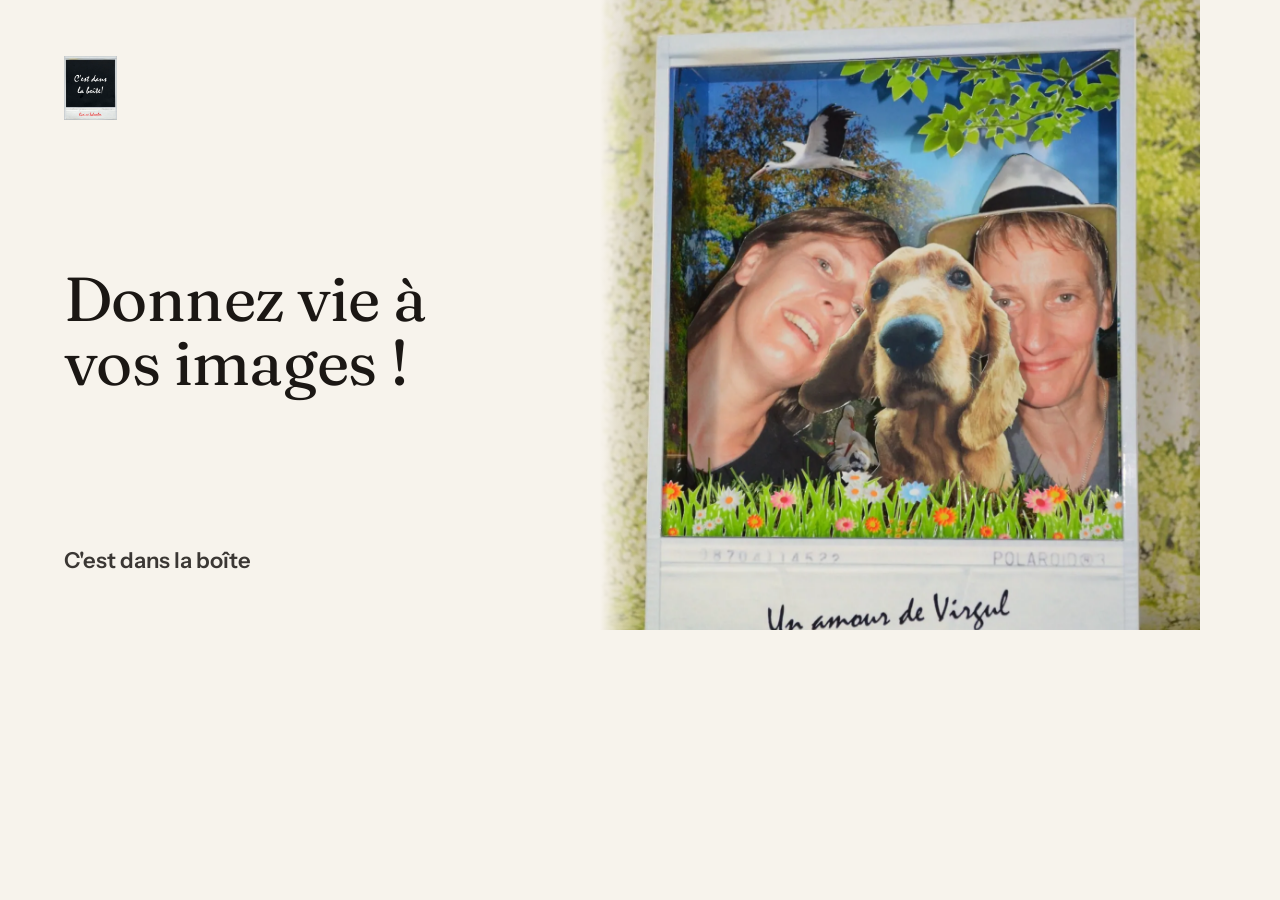
<file: _partage/accueil-fr.html>
<!doctype html><!-- Image de partage accueil (fr), gabarit droite. Pour garder ce fichier tel quel, ajouter data-ajuste sur la balise html. -->
<html lang="fr"><head><meta charset="utf-8">
<link rel="stylesheet" href="/assets/css/socle.css"><link rel="stylesheet" href="/assets/css/site.css">
<style>:root{--fond:#F7F3EC;--texte:#1B1714}
html,body{margin:0;width:1200px;height:630px;overflow:hidden;background:var(--fond);color:var(--texte)}
.pg-carte{position:relative;width:1200px;height:630px;overflow:hidden}
.pg-photo{position:absolute;object-fit:cover;object-position:50% 47%}
.pg-logo{height:64px;width:auto;max-width:280px;object-fit:contain;object-position:left center;display:block}
.pg-accroche{font-family:var(--police-titres, Georgia, serif);font-size:62px;line-height:1.04;margin:0;text-wrap:balance;letter-spacing:-.01em}
.pg-nom{font-size:22px;font-weight:600;margin:0;opacity:.85}
</style></head><body><div class="pg-carte">
<div style="position:absolute;inset:0 600px 0 0;display:flex;flex-direction:column;justify-content:space-between;padding:56px 56px 52px 64px">
  <img class="pg-logo" src="/assets/images/cadre-logo-720.webp" alt="">
  <p class="pg-accroche">Donnez vie à vos images !</p>
  <p class="pg-nom">C'est dans la boîte</p>
</div>
<img class="pg-photo" src="/assets/images/boite-virgul-1300.webp" alt="" data-sujet="9.1,5.7,77.3,81.8" style="left:600px;top:0;width:600px;height:630px">
<div class="pg-voile" style="position:absolute;left:600px;top:0;width:47px;height:630px;background:linear-gradient(to right, var(--fond), transparent)"></div>
</div></body></html>
</file>
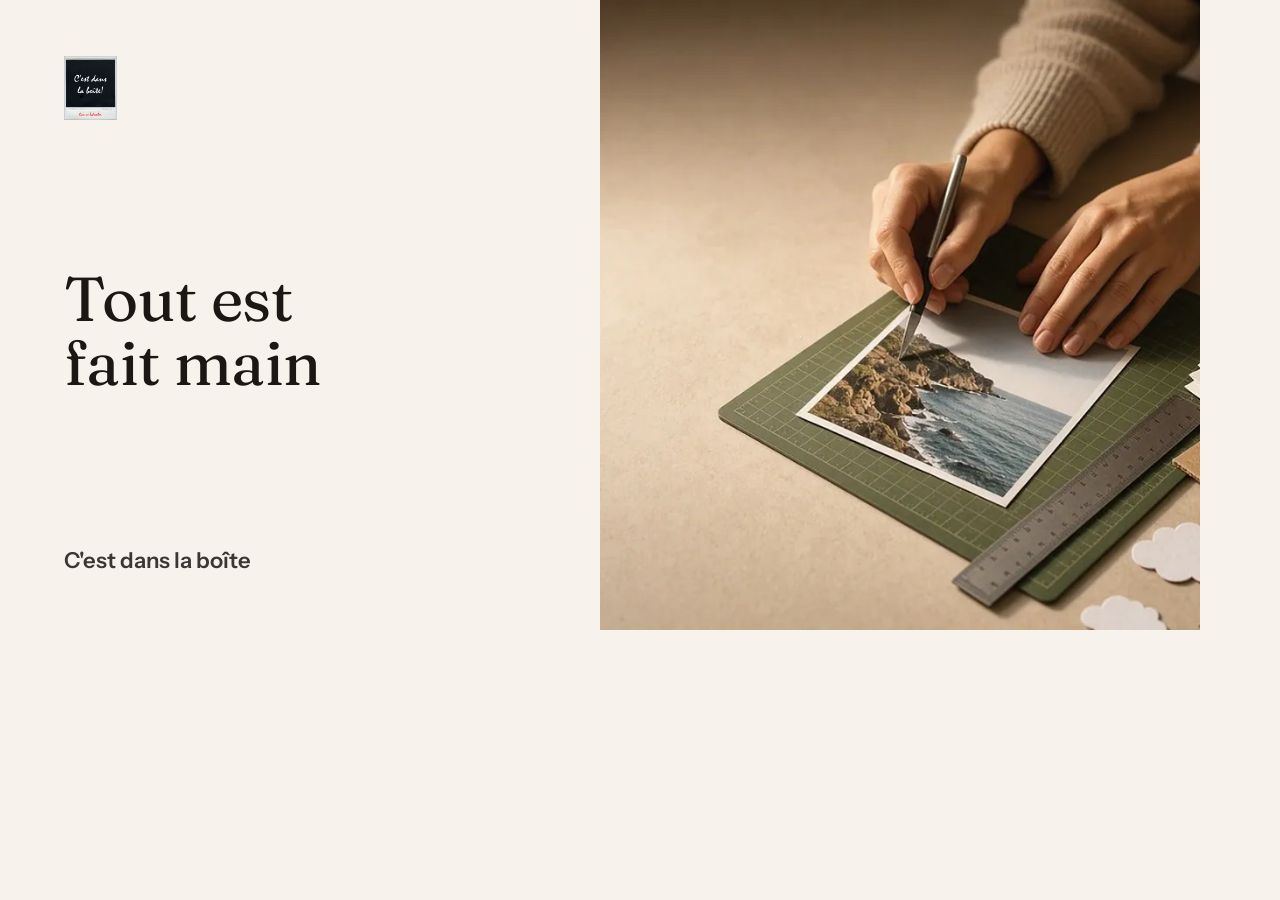
<file: _partage/atelier-fr.html>
<!doctype html><!-- Image de partage atelier (fr), gabarit droite. Pour garder ce fichier tel quel, ajouter data-ajuste sur la balise html. -->
<html lang="fr"><head><meta charset="utf-8">
<link rel="stylesheet" href="/assets/css/socle.css"><link rel="stylesheet" href="/assets/css/site.css">
<style>:root{--fond:#F7F3EC;--texte:#1B1714}
html,body{margin:0;width:1200px;height:630px;overflow:hidden;background:var(--fond);color:var(--texte)}
.pg-carte{position:relative;width:1200px;height:630px;overflow:hidden}
.pg-photo{position:absolute;object-fit:cover;object-position:53% 50%}
.pg-logo{height:64px;width:auto;max-width:280px;object-fit:contain;object-position:left center;display:block}
.pg-accroche{font-family:var(--police-titres, Georgia, serif);font-size:62px;line-height:1.04;margin:0;text-wrap:balance;letter-spacing:-.01em}
.pg-nom{font-size:22px;font-weight:600;margin:0;opacity:.85}
</style></head><body><div class="pg-carte">
<div style="position:absolute;inset:0 600px 0 0;display:flex;flex-direction:column;justify-content:space-between;padding:56px 56px 52px 64px">
  <img class="pg-logo" src="/assets/images/cadre-logo-720.webp" alt="">
  <p class="pg-accroche">Tout est fait main</p>
  <p class="pg-nom">C'est dans la boîte</p>
</div>
<img class="pg-photo" src="/assets/images/grok/atelier-ouverture-1280.webp" alt="" data-sujet="3.1,0,96.9,100" style="left:600px;top:0;width:600px;height:630px">

</div></body></html>
</file>
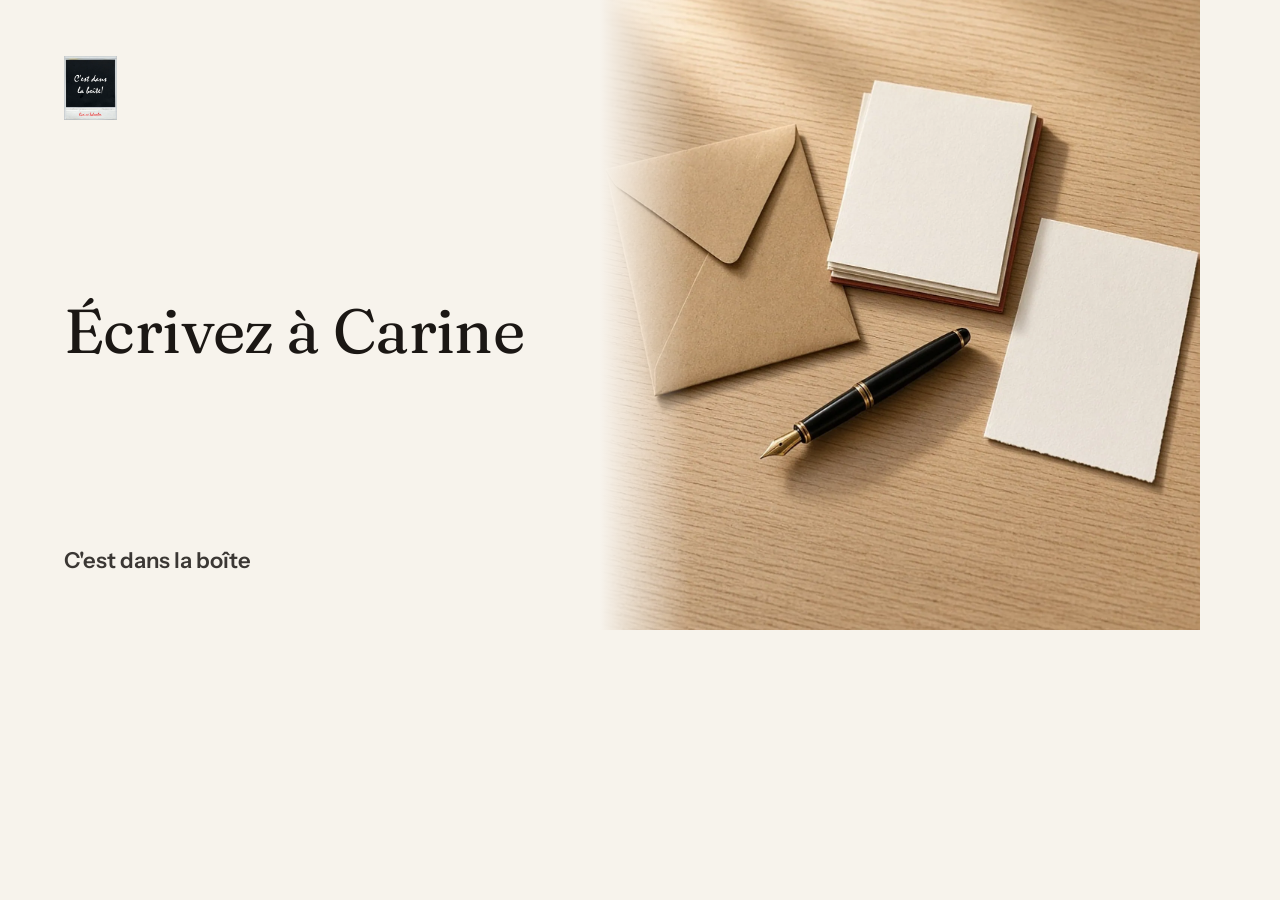
<file: _partage/contact-fr.html>
<!doctype html><!-- Image de partage contact (fr), gabarit droite. Pour garder ce fichier tel quel, ajouter data-ajuste sur la balise html. -->
<html lang="fr"><head><meta charset="utf-8">
<link rel="stylesheet" href="/assets/css/socle.css"><link rel="stylesheet" href="/assets/css/site.css">
<style>:root{--fond:#F7F3EC;--texte:#1B1714}
html,body{margin:0;width:1200px;height:630px;overflow:hidden;background:var(--fond);color:var(--texte)}
.pg-carte{position:relative;width:1200px;height:630px;overflow:hidden}
.pg-photo{position:absolute;object-fit:cover;object-position:50% 46%}
.pg-logo{height:64px;width:auto;max-width:280px;object-fit:contain;object-position:left center;display:block}
.pg-accroche{font-family:var(--police-titres, Georgia, serif);font-size:62px;line-height:1.04;margin:0;text-wrap:balance;letter-spacing:-.01em}
.pg-nom{font-size:22px;font-weight:600;margin:0;opacity:.85}
</style></head><body><div class="pg-carte">
<div style="position:absolute;inset:0 600px 0 0;display:flex;flex-direction:column;justify-content:space-between;padding:56px 56px 52px 64px">
  <img class="pg-logo" src="/assets/images/cadre-logo-720.webp" alt="">
  <p class="pg-accroche">Écrivez à Carine</p>
  <p class="pg-nom">C'est dans la boîte</p>
</div>
<img class="pg-photo" src="/assets/images/grok/contact-ouverture-1600.webp" alt="" data-sujet="18.2,21.8,54.5,48.4" style="left:600px;top:0;width:600px;height:630px">
<div class="pg-voile" style="position:absolute;left:600px;top:0;width:90px;height:630px;background:linear-gradient(to right, var(--fond), transparent)"></div>
</div></body></html>
</file>
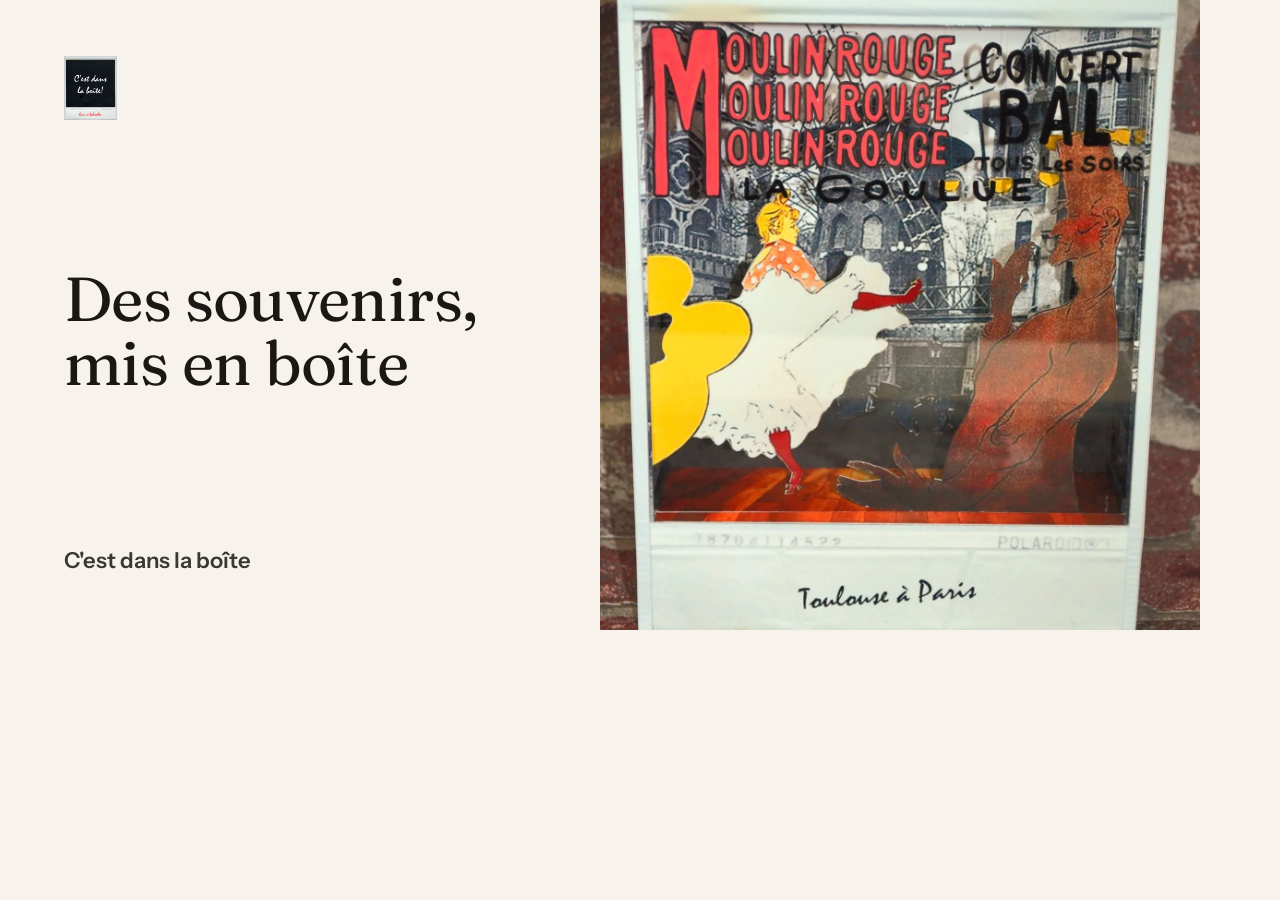
<file: _partage/creations-fr.html>
<!doctype html><!-- Image de partage creations (fr), gabarit droite. Pour garder ce fichier tel quel, ajouter data-ajuste sur la balise html. -->
<html lang="fr"><head><meta charset="utf-8">
<link rel="stylesheet" href="/assets/css/socle.css"><link rel="stylesheet" href="/assets/css/site.css">
<style>:root{--fond:#F7F3EC;--texte:#1B1714}
html,body{margin:0;width:1200px;height:630px;overflow:hidden;background:var(--fond);color:var(--texte)}
.pg-carte{position:relative;width:1200px;height:630px;overflow:hidden}
.pg-photo{position:absolute;object-fit:cover;object-position:50% 50%}
.pg-logo{height:64px;width:auto;max-width:280px;object-fit:contain;object-position:left center;display:block}
.pg-accroche{font-family:var(--police-titres, Georgia, serif);font-size:62px;line-height:1.04;margin:0;text-wrap:balance;letter-spacing:-.01em}
.pg-nom{font-size:22px;font-weight:600;margin:0;opacity:.85}
</style></head><body><div class="pg-carte">
<div style="position:absolute;inset:0 600px 0 0;display:flex;flex-direction:column;justify-content:space-between;padding:56px 56px 52px 64px">
  <img class="pg-logo" src="/assets/images/cadre-logo-720.webp" alt="">
  <p class="pg-accroche">Des souvenirs, mis en boîte</p>
  <p class="pg-nom">C'est dans la boîte</p>
</div>
<img class="pg-photo" src="/assets/images/boite-lautrec-1300.webp" alt="" data-sujet="0,12.6,95.5,75.5" style="left:600px;top:0;width:600px;height:630px">

</div></body></html>
</file>
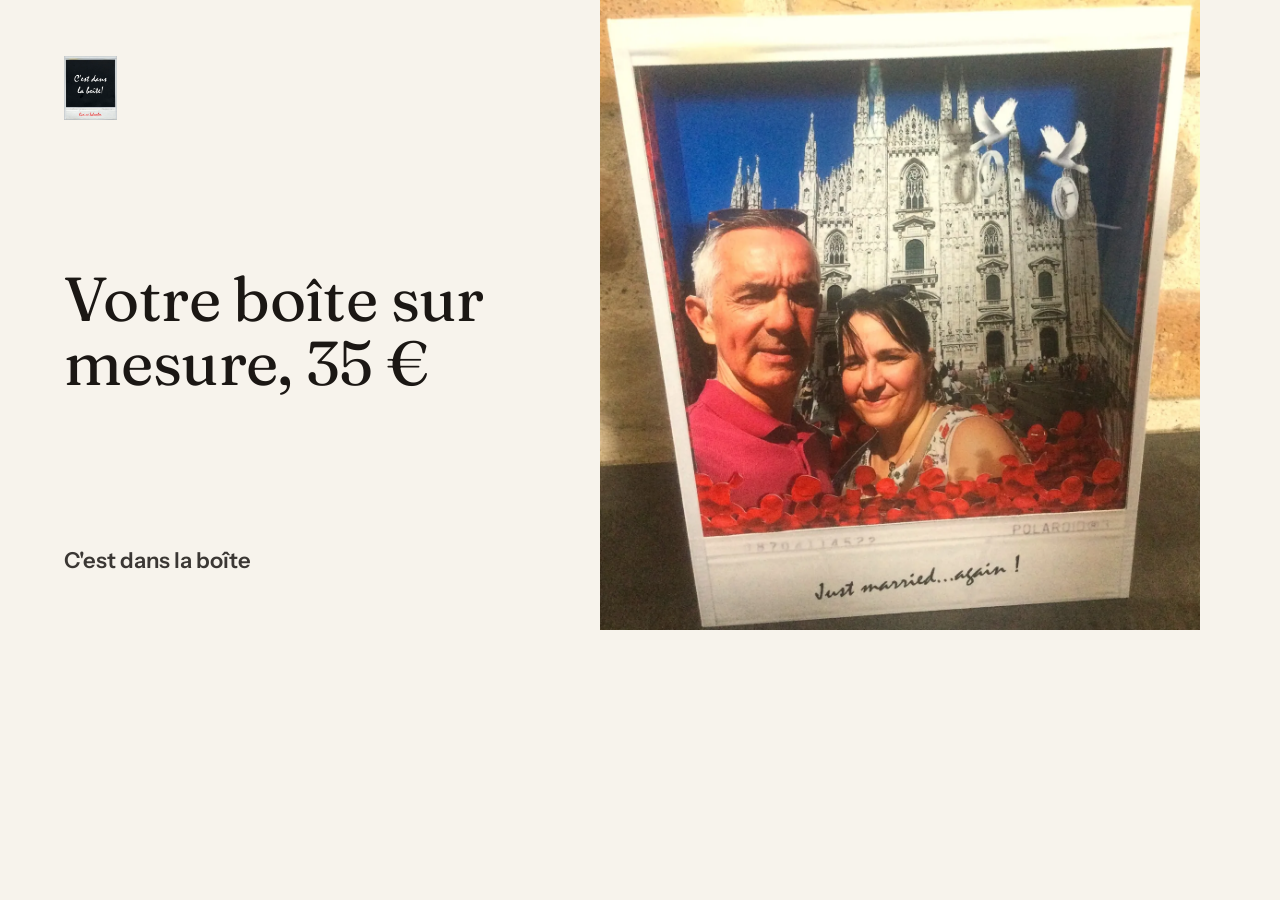
<file: _partage/sur-mesure-fr.html>
<!doctype html><!-- Image de partage sur-mesure (fr), gabarit droite. Pour garder ce fichier tel quel, ajouter data-ajuste sur la balise html. -->
<html lang="fr"><head><meta charset="utf-8">
<link rel="stylesheet" href="/assets/css/socle.css"><link rel="stylesheet" href="/assets/css/site.css">
<style>:root{--fond:#F7F3EC;--texte:#1B1714}
html,body{margin:0;width:1200px;height:630px;overflow:hidden;background:var(--fond);color:var(--texte)}
.pg-carte{position:relative;width:1200px;height:630px;overflow:hidden}
.pg-photo{position:absolute;object-fit:cover;object-position:50% 50%}
.pg-logo{height:64px;width:auto;max-width:280px;object-fit:contain;object-position:left center;display:block}
.pg-accroche{font-family:var(--police-titres, Georgia, serif);font-size:62px;line-height:1.04;margin:0;text-wrap:balance;letter-spacing:-.01em}
.pg-nom{font-size:22px;font-weight:600;margin:0;opacity:.85}
</style></head><body><div class="pg-carte">
<div style="position:absolute;inset:0 600px 0 0;display:flex;flex-direction:column;justify-content:space-between;padding:56px 56px 52px 64px">
  <img class="pg-logo" src="/assets/images/cadre-logo-720.webp" alt="">
  <p class="pg-accroche">Votre boîte sur mesure, 35 €</p>
  <p class="pg-nom">C'est dans la boîte</p>
</div>
<img class="pg-photo" src="/assets/images/boite-mariage-1300.webp" alt="" data-sujet="0,0,100,100" style="left:600px;top:0;width:600px;height:630px">

</div></body></html>
</file>
<file: assets/css/socle.css>
/* Socle : règles communes à toutes les maquettes. Le style du projet va dans site.css.
   Les couleurs et polices du projet se règlent par les variables ci-dessous (redéfinies dans site.css). */
:root {
  --police-titres: Georgia, 'Times New Roman', serif;
  --police-texte: system-ui, -apple-system, 'Segoe UI', Roboto, sans-serif;
  --accent: #b3361f;
  --texte-doux: color-mix(in srgb, var(--texte) 78%, var(--fond));
  --ligne: color-mix(in srgb, var(--texte) 18%, var(--fond));
  --gouttiere: clamp(16px, 4vw, 48px);
  --largeur: 1240px;
  --rayon: 6px;
  --duree: .7s;
  --courbe: cubic-bezier(.22, 1, .36, 1);
}

*, *::before, *::after { box-sizing: border-box; }
html { -webkit-text-size-adjust: 100%; text-size-adjust: 100%; }
body {
  font-family: var(--police-texte); font-size: clamp(1rem, .96rem + .2vw, 1.125rem); line-height: 1.6;
  padding-bottom: var(--barres-h); overflow-x: clip;
}
img, picture, video, canvas, svg { display: block; max-width: 100%; }
img, video { height: auto; }
h1, h2, h3, h4 { font-family: var(--police-titres); line-height: 1.08; margin: 0 0 .5em; text-wrap: balance; font-weight: 600; }
p, li, dd, figcaption { text-wrap: pretty; }
p { margin: 0 0 1em; }
a { color: inherit; }
a[href^="mailto:"] { overflow-wrap: anywhere; }
button, input, select, textarea { font: inherit; color: inherit; }
button { cursor: pointer; }
:where(a, button, input, select, textarea, summary, [tabindex]) { -webkit-tap-highlight-color: transparent; }
:focus { outline: none; }
:focus-visible { outline: 3px solid var(--accent); outline-offset: 3px; border-radius: 2px; }
[id] { scroll-margin-top: calc(var(--entete-h) + 12px); scroll-margin-bottom: calc(var(--barres-h) + 12px); }
/* Lien profond vers une scène qui cache l'en-tête : elle arrive tout en haut de l'écran (comme aller() du socle). */
html.js:not(.secours) :is([data-entete-cache], [data-entete-cache] [id], [data-fx="plein-ecran"], [data-fx="plein-ecran"] [id]) { scroll-margin-top: 0; }
[hidden] { display: none !important; }

.visuellement-cache {
  position: absolute !important; width: 1px; height: 1px; padding: 0; margin: -1px;
  overflow: hidden; clip: rect(0 0 0 0); white-space: nowrap; border: 0;
}
.evitement {
  position: fixed; left: 12px; top: 12px; z-index: 1000; padding: 12px 16px; background: var(--texte); color: var(--fond);
  transform: translateY(-160%); text-decoration: none;
}
.evitement:focus-visible { transform: none; }
.conteneur { width: min(100% - 2 * var(--gouttiere), var(--largeur)); margin-inline: auto; }
.chiffres { font-variant-numeric: tabular-nums; }

/* Boutons : zones tactiles d'au moins 44 px. */
.bouton {
  display: inline-flex; align-items: center; justify-content: center; gap: .5em;
  min-height: 48px; min-width: 44px; padding: .7em 1.4em; border-radius: 999px;
  background: var(--accent); color: var(--fond); text-decoration: none; font-weight: 600; border: 0;
  line-height: 1.2; text-align: center;
}
.bouton--contour { background: transparent; color: inherit; box-shadow: inset 0 0 0 2px currentColor; }
.bouton[disabled] { opacity: .55; cursor: not-allowed; }

/* Apparitions : cachées par le style critique jusqu'à .vu, jamais recachées. */
html.js:not(.secours):not([data-arrivee="retour"]) [data-anime]:not([data-anime="gsap"]) {
  transform: translate3d(0, 1.2rem, 0);
  transition: opacity var(--duree) var(--courbe) var(--delai, 0s), transform var(--duree) var(--courbe) var(--delai, 0s);
}
html.js:not(.secours):not([data-arrivee="retour"]) [data-anime]:not([data-anime="gsap"]).vu { transform: none; }

/* Bibliothèque d'effets (effets.js). Apparitions : le bloc lui-même ne glisse pas, ce sont ses parties qui arrivent.
   Mêmes conditions que les apparitions : en secours, au retour et sans JavaScript, état final direct.
   Les transitions ne valent que pendant l'arrivée (.fx-fini ensuite) : celles du projet reprennent la main. */
html.js:not(.secours):not([data-arrivee="retour"]) :is([data-anime="lignes"], [data-anime="mots"], [data-anime="lettres"], [data-anime="cascade"]):not([data-anime="gsap"]) {
  transform: none; transition: opacity .25s linear var(--delai, 0s);
}
/* Masques des lignes : découpe par clip-path, débordante en haut et sur les côtés (accents), un peu en bas (jambages),
   au lieu d'un overflow et de marges : la mise en page ne change pas d'un pixel pendant la découpe. La ligne part
   d'assez bas (135 %) pour rester invisible malgré le débord du bas. */
.fx-ligne-mask { overflow: visible !important; clip-path: inset(-.4em -.6em -.2em -.6em); }
html.js:not(.secours):not([data-arrivee="retour"]) [data-anime="lignes"] .fx-ligne {
  transform: translate3d(0, 135%, 0); transition: transform 1s var(--courbe) calc(var(--delai, 0s) + var(--i, 0) * 90ms);
}
html.js:not(.secours):not([data-arrivee="retour"]) [data-anime="lignes"].vu .fx-ligne { transform: none; }
html.js:not(.secours):not([data-arrivee="retour"]) [data-anime="mots"] .fx-mot {
  opacity: 0; transform: translate3d(0, .5em, 0);
  transition: opacity .6s var(--courbe) calc(var(--delai, 0s) + var(--i, 0) * 35ms), transform .7s var(--courbe) calc(var(--delai, 0s) + var(--i, 0) * 35ms);
}
html.js:not(.secours):not([data-arrivee="retour"]) [data-anime="mots"].vu .fx-mot { opacity: 1; transform: none; }
/* Lettres : chaque mot reste d'un bloc (jamais coupé en fin de ligne), les lettres basculent en place. */
[data-anime="lettres"] :is(.fx-mot-l, .fx-lettre) { display: inline-block; }
html.js:not(.secours):not([data-arrivee="retour"]) [data-anime="lettres"] .fx-lettre {
  opacity: 0; transform: translate3d(0, .55em, 0) rotate(12deg); transform-origin: 0 100%;
  transition: opacity .5s var(--courbe) calc(var(--delai, 0s) + var(--i, 0) * 18ms), transform .8s var(--courbe) calc(var(--delai, 0s) + var(--i, 0) * 18ms);
}
html.js:not(.secours):not([data-arrivee="retour"]) [data-anime="lettres"].vu .fx-lettre { opacity: 1; transform: none; }
html.js:not(.secours):not([data-arrivee="retour"]) [data-anime="cascade"] > * { opacity: 0; transform: translate3d(0, 1.8rem, 0); }
html.js:not(.secours):not([data-arrivee="retour"]) [data-anime="cascade"]:not(.fx-fini) > * {
  transition: opacity .7s var(--courbe) calc(var(--delai, 0s) + var(--i, 0) * 80ms), transform .9s var(--courbe) calc(var(--delai, 0s) + var(--i, 0) * 80ms);
}
html.js:not(.secours):not([data-arrivee="retour"]) [data-anime="cascade"].vu > * { opacity: 1; transform: none; }
/* Rideau : règle aussi précise que celle des apparitions (sinon sa transition de découpe serait écrasée). */
html.js:not(.secours):not([data-arrivee="retour"]) [data-anime="rideau"]:not([data-anime="gsap"]) {
  transform: none; clip-path: inset(0 0 100% 0);
}
html.js:not(.secours):not([data-arrivee="retour"]) [data-anime="rideau"]:not([data-anime="gsap"]):not(.fx-fini) {
  transition: opacity .25s linear var(--delai, 0s), clip-path 1.2s cubic-bezier(.77, 0, .18, 1) var(--delai, 0s);
}
html.js:not(.secours):not([data-arrivee="retour"]) [data-anime="rideau"]:not([data-anime="gsap"]).vu { clip-path: inset(0 0 0 0); }
html.js:not(.secours):not([data-arrivee="retour"]) [data-anime="rideau"]:not([data-fx]) > :is(picture, video) { transform: scale(1.14); }
html.js:not(.secours):not([data-arrivee="retour"]) [data-anime="rideau"]:not([data-fx]):not(.fx-fini) > :is(picture, video) { transition: transform 1.6s var(--courbe) var(--delai, 0s); }
html.js:not(.secours):not([data-arrivee="retour"]) [data-anime="rideau"].vu:not([data-fx]) > :is(picture, video) { transform: none; }
/* Effets liés au défilement : l'image déplacée par GSAP n'a aucune transition CSS (une seule source par propriété). */
[data-fx="parallaxe"] > :is(picture, video, img), [data-fx="zoom"] > :is(picture, video, img) { transition: none; }
/* WebGL « onde » : le canvas, calé sur l'image, n'est visible que pendant le mouvement ; au repos, l'image d'origine, nette. */
[data-fx="onde"] { position: relative; }
.fx-onde { position: absolute; left: 0; top: 0; width: 100%; height: 100%; pointer-events: none; opacity: 0; transition: opacity .3s linear; }
.fx-onde--actif { opacity: 1; transition-duration: .12s; }
/* Image qui s'ouvre en plein écran : section haute, cadre collant en haut de l'écran (sticky, pas d'épinglage GSAP).
   En secours et sans JavaScript : image entière dans une section normale (règles [data-collant]). */
html.js:not(.secours) [data-fx="plein-ecran"] { position: relative; height: var(--fx-longueur, 260svh); }
html.js:not(.secours) [data-fx="plein-ecran"] > [data-collant] { position: sticky; top: 0; height: 100vh; height: 100svh; overflow: hidden; }
[data-fx="plein-ecran"] > [data-collant] > .media, [data-fx="plein-ecran"] [data-fx-cible] { width: 100%; height: 100%; border-radius: 0; }
:is(html.secours, html:not(.js)) [data-fx="plein-ecran"] [data-fx-cible] { height: 100svh; }
/* Mots géants : la rangée garde sa largeur (mots répétés au besoin) et ne sort jamais de son bandeau.
   En secours et sans JavaScript, les mots passent à la ligne : rien n'est coupé. */
[data-fx="mots-geants"] { overflow: hidden; overflow: clip; }
[data-fx="mots-geants"] [data-fx-rangee] { width: max-content; white-space: nowrap; margin: 0; }
:is(html.secours, html:not(.js)) [data-fx="mots-geants"] { overflow: visible; }
:is(html.secours, html:not(.js)) [data-fx="mots-geants"] [data-fx-rangee] { width: auto; white-space: normal; line-height: 1.2; }
/* Inclinaison selon la vitesse : GSAP seul tient la transformation (pas de transition CSS sur transform). */
[data-fx="vitesse"], [data-fx="mots-geants"] [data-fx-rangee] { transition-property: opacity, color, background-color, border-color, box-shadow !important; }

/* Effets au survol : au premier survol, GSAP prend la main sur la transformation (classe fx-survol) :
   plus aucune transition CSS sur transform pour cet élément. */
.fx-survol { transition-property: opacity, color, background-color, border-color, box-shadow !important; }

[data-boucle-css].hors-ecran, [data-boucle-css].hors-ecran *, [data-boucle-css].en-pause, [data-boucle-css].en-pause * { animation-play-state: paused !important; }

/* En-tête : opaque, jamais coupé, se cache en descendant. */
[data-entete] {
  position: fixed; inset: 0 0 auto; z-index: 800; background: var(--fond);
  border-bottom: 1px solid var(--ligne); transition: transform .35s var(--courbe);
}
html.entete-cache [data-entete], html.scene-sans-entete:not(.menu-ouvert) [data-entete] { transform: translateY(-100%); }
.entete-rangee {
  display: flex; align-items: center; gap: clamp(8px, 2vw, 28px);
  min-height: 64px; padding: 8px var(--gouttiere); max-width: calc(var(--largeur) + 2 * var(--gouttiere)); margin-inline: auto;
}
.entete-logo { display: inline-flex; align-items: center; gap: .6em; min-height: 44px; text-decoration: none; font-weight: 700; flex: none; }
.entete-logo img { width: 36px; height: 36px; }
[data-nav] { flex: 1 1 auto; min-width: 0; display: flex; justify-content: flex-end; }
[data-nav] ul { display: flex; gap: clamp(12px, 2vw, 28px); list-style: none; margin: 0; padding: 0; min-width: 0; overflow: hidden; white-space: nowrap; }
/* Un lien de navigation ne passe jamais à la ligne : sinon il « tient » sur deux lignes et le relais
   (deuxième rangée, bouton Menu) ne se déclenche pas. */
[data-nav] a { display: inline-flex; align-items: center; min-height: 44px; text-decoration: none; white-space: nowrap; }
[data-nav] a[aria-current] { text-decoration: underline; text-underline-offset: .35em; text-decoration-thickness: 2px; }
.entete-actions { display: flex; align-items: center; gap: 8px; flex: none; }
.entete-actions .bouton { min-height: 44px; padding-inline: 1.1em; }
.entete-langue { display: inline-flex; align-items: center; justify-content: center; min-width: 44px; min-height: 44px; text-decoration: none; font-weight: 600; text-transform: uppercase; }
[data-menu-bouton] { display: none; min-height: 44px; min-width: 44px; padding: 0 14px; border: 0; border-radius: 999px; background: var(--texte); color: var(--fond); font-weight: 600; }
html.nav-compacte [data-nav] { display: none; }
html.nav-compacte [data-menu-bouton] { display: inline-flex; align-items: center; }
html.nav-compacte .entete-actions { margin-left: auto; }
/* Dès 900 px, les liens qui ne tiennent pas à côté du logo passent sur une deuxième rangée (entete.js) :
   jamais le bouton Menu seul sur ordinateur. L'en-tête est plus haut : --entete-h suit (mesures.js). */
html.nav-deux-rangees .entete-rangee { flex-wrap: wrap; row-gap: 0; }
html.nav-deux-rangees [data-nav] { order: 3; flex: 1 0 100%; justify-content: flex-start; border-top: 1px solid var(--ligne); }
html.nav-deux-rangees .entete-actions { margin-left: auto; }
html.nav-deux-lignes [data-nav] ul { flex-wrap: wrap; row-gap: 0; column-gap: clamp(12px, 1.6vw, 24px); }
@media (max-width: 520px) { .entete-actions .bouton { display: none; } }

/* Sans JavaScript : l'en-tête reste dans le flux (sa hauteur n'est pas mesurée, rien ne passe dessous).
   Dès 900 px, les liens passent à la ligne sous le logo ; en dessous, un lien Menu ouvre le menu plein écran
   par son ancre (#menu:target) et un lien Fermer le referme. */
.menu-sansjs, .menu-sansjs-fermer { display: none; }
html:not(.js) { --entete-h: 0px; }
html:not(.js) [data-entete] { position: relative; }
@media (min-width: 900px) {
  html:not(.js) .entete-rangee { flex-wrap: wrap; row-gap: 0; }
  html:not(.js) [data-nav] { order: 3; flex: 1 0 100%; justify-content: flex-start; }
  html:not(.js) [data-nav] ul { flex-wrap: wrap; column-gap: clamp(12px, 2vw, 28px); row-gap: 0; }
  html:not(.js) .entete-actions { margin-left: auto; }
}
@media (max-width: 899px) {
  html:not(.js) [data-nav] { display: none; }
  html:not(.js) .entete-actions { margin-left: auto; }
  html:not(.js) .menu-sansjs {
    display: inline-flex; align-items: center; min-height: 44px; min-width: 44px; padding: 0 14px; border-radius: 999px;
    background: var(--texte); color: var(--fond); font-weight: 600; text-decoration: none;
  }
}
html:not(.js) #menu:target { z-index: 810; visibility: visible; opacity: 1; transition: none; padding-top: 24px; }
html:not(.js) #menu:target li { opacity: 1; transform: none; transition: none; }
html:not(.js) #menu:target .menu-sansjs-fermer { display: block; margin: 0 0 16px; }
html:not(.js) .menu-sansjs-fermer a { display: inline-flex; align-items: center; min-height: 44px; font-weight: 600; }
/* Cible du lien Fermer : fixe, elle ne fait pas défiler la page quand le menu se referme. */
#menu-ferme { position: fixed; top: 0; left: 0; width: 1px; height: 1px; pointer-events: none; }
/* Sans JavaScript, la barre fixe du téléphone n'est pas mesurée : sa hauteur est réservée d'office. */
@media (max-width: 760px) { html:not(.js) { --barres-h: calc(65px + env(safe-area-inset-bottom)); } }

/* Menu : plein écran, liens qui arrivent l'un après l'autre. */
[data-menu] {
  position: fixed; inset: 0; z-index: 790; background: var(--menu-fond, var(--fond)); overflow-y: auto; overscroll-behavior: contain;
  padding: calc(var(--entete-h) + 24px) var(--gouttiere) calc(32px + var(--barres-h));
  visibility: hidden; opacity: 0; transition: opacity .3s var(--courbe), visibility 0s .3s;
}
html.menu-ouvert [data-menu] { visibility: visible; opacity: 1; transition: opacity .3s var(--courbe); }
html.menu-ouvert [data-entete] { transform: none; }
[data-menu] ul { list-style: none; margin: 0 0 32px; padding: 0; }
[data-menu] li { opacity: 0; transform: translateY(12px); transition: opacity .4s var(--courbe), transform .4s var(--courbe); transition-delay: calc(var(--i, 0) * 50ms + 80ms); }
html.menu-ouvert [data-menu] li { opacity: 1; transform: none; }
[data-menu] .menu-lien { display: flex; align-items: center; min-height: 52px; font-family: var(--police-titres); font-size: clamp(1.6rem, 7vw, 2.6rem); text-decoration: none; }
[data-menu] .menu-lien[aria-current] { color: var(--accent); }

/* Voile de transition (état de départ dans le style critique). */
[data-voile] { display: grid; place-items: center; color: var(--fond); }
.voile-contenu { display: grid; justify-items: center; gap: 12px; text-align: center; padding: var(--gouttiere); }
.voile-contenu img { width: 56px; height: 56px; }
[data-voile-libelle] { font-family: var(--police-titres); font-size: clamp(1.6rem, 5vw, 3rem); }
/* Forme « vague » : bords ondulés du voile (en haut à la montée, en bas au retrait), posés par le gabarit. */
[data-voile] .voile-vague { position: absolute; left: 0; width: 100%; height: clamp(60px, 12vh, 120px); fill: var(--voile-fond); pointer-events: none; }
[data-voile] .voile-vague--haut { bottom: calc(100% - 1px); transform-origin: 50% 100%; }
[data-voile] .voile-vague--bas { top: calc(100% - 1px); transform-origin: 50% 0; }
/* Trou qui s'ouvre dans le voile (forme « iris ») ou dans le panneau de l'intro (versObjet) :
   variables --cx, --cy (centre) et --trou (rayon), posées image par image par le socle. */
[data-voile].avec-trou, .ouverture-panneau.avec-trou {
  -webkit-mask: radial-gradient(circle at var(--cx, 50%) var(--cy, 50%), transparent var(--trou, -2px), #000 calc(var(--trou, -2px) + 1px));
          mask: radial-gradient(circle at var(--cx, 50%) var(--cy, 50%), transparent var(--trou, -2px), #000 calc(var(--trou, -2px) + 1px));
}

/* Barre fixe du téléphone : action principale et contact rapide. */
[data-barre-fixe] {
  position: fixed; inset: auto 0 0; z-index: 780; display: none; gap: 8px;
  padding: 8px var(--gouttiere) calc(8px + env(safe-area-inset-bottom)); background: var(--fond); border-top: 1px solid var(--ligne);
  transition: transform .3s var(--courbe);
}
[data-barre-fixe] .bouton { flex: 1; min-height: 48px; }
[data-barre-fixe].barre-masquee { transform: translateY(110%); }
@media (max-width: 760px) { [data-barre-fixe] { display: flex; } }

/* Écrans plein cadre et sections épinglées : tout tient dans la partie visible. */
.ecran {
  min-height: 100vh; min-height: 100svh; display: flex; flex-direction: column;
  padding-top: calc(var(--entete-h) + 16px); padding-bottom: calc(var(--barres-h) + 16px);
}
.ecran.epingle { height: 100vh; height: 100svh; min-height: 0; }
.ecran .piste { flex: 1 1 auto; min-height: 0; max-height: 820px; }

/* Scènes épinglées ou collantes du projet ([data-scene], .ecran.epingle) : en secours et sans
   JavaScript, plus rien n'est épinglé, la scène prend la hauteur de son contenu (au moins un écran) au lieu
   d'être coupée. Son cadre collant [data-collant] redevient un bloc normal. */
:is(html.secours, html:not(.js)) :is([data-scene], .ecran.epingle) { height: auto !important; min-height: 100svh; }
:is(html.secours, html:not(.js)) [data-collant] { position: relative !important; top: auto !important; height: auto !important; min-height: 100svh; }

/* Faces arrière d'un objet en 3D (verso d'une carte, dos d'un volet) : jamais visibles de dos ;
   en secours et sans JavaScript, l'objet est posé ouvert et son dos est retiré (sinon il recouvre le texte). */
[data-face="dos"] { backface-visibility: hidden; -webkit-backface-visibility: hidden; }
:is(html.secours, html:not(.js)) [data-face="dos"] { display: none !important; }

/* Écrans bas. 1366×768 et moins de 820 px de haut sur ordinateur : .masque-ecran-bas se retire (phrase
   d'introduction, surtitre, légende), pour que le premier écran et les scènes épinglées tiennent.
   Téléphone à l'horizontale et moins de 500 px de haut : .masque-ecran-tres-bas se retire aussi, et les
   écrans plein cadre se resserrent. Les tailles des titres d'ouverture se règlent dans site.css, dans les
   mêmes requêtes (@media (max-height: 820px) and (min-width: 761px), puis (max-height: 500px)). */
@media (max-height: 820px) and (min-width: 761px) { .masque-ecran-bas { display: none !important; } }
@media (max-height: 500px) {
  .masque-ecran-bas, .masque-ecran-tres-bas { display: none !important; }
  .ecran { padding-top: calc(var(--entete-h) + 8px); padding-bottom: calc(var(--barres-h) + 8px); }
}

/* Médias : cadrage réglé par --cadrage (object-position), mention des illustrations générées. */
.media { position: relative; margin: 0; overflow: hidden; border-radius: var(--rayon); background: color-mix(in srgb, var(--texte) 8%, var(--fond)); } /* jamais de case vide pendant le chargement */
.media picture { display: block; width: 100%; height: 100%; }
.media img, .media video { width: 100%; height: 100%; object-fit: cover; object-position: var(--cadrage, 50% 50%); }
@media (max-width: 760px) { .media img, .media video { object-position: var(--cadrage-mobile, var(--cadrage, 50% 50%)); } }
.mention-ia {
  position: absolute; right: 8px; bottom: 8px; z-index: 2; padding: 3px 8px; border-radius: 999px;
  background: rgba(0, 0, 0, .66); color: #fff; font: 600 12px/1.4 var(--police-texte); letter-spacing: .01em; pointer-events: none;
}

/* Formulaires. */
.champ { display: grid; gap: 6px; margin-bottom: 18px; }
.champ label { font-weight: 600; }
.champ input, .champ select, .champ textarea {
  min-height: 48px; padding: 10px 12px; border: 1px solid color-mix(in srgb, var(--texte) 45%, var(--fond)); border-radius: var(--rayon); background: var(--fond);
}
.champ [aria-invalid="true"] { border-color: #b00020; }
.champ-erreur { margin: 0; color: #b00020; font-size: .95rem; }
.mention-donnees { font-size: .9rem; color: var(--texte-doux); }
[data-message-envoi] { padding: 12px 16px; border-radius: var(--rayon); background: color-mix(in srgb, var(--accent) 12%, var(--fond)); }

/* Barre de lecture des pages longues. */
[data-barre-lecture] { position: fixed; left: 0; right: 0; top: var(--entete-h); height: 3px; z-index: 805; background: var(--accent); transform: scaleX(0); transform-origin: 0 50%; }
html.entete-cache [data-barre-lecture] { top: 0; }

/* Curseur personnalisé (souris uniquement, activé par data-curseur sur html). */
.curseur {
  position: fixed; left: -8px; top: -8px; z-index: 1001; width: 16px; height: 16px; border-radius: 50%;
  border: 2px solid var(--accent); pointer-events: none; opacity: 0; transition: opacity .2s, width .2s, height .2s, left .2s, top .2s;
}
html.curseur-actif .curseur { opacity: 1; }
.curseur.curseur-lien { width: 40px; height: 40px; left: -20px; top: -20px; }
.curseur.curseur-cache { opacity: 0 !important; }

/* Pied de page. */
.pied { padding: 56px 0 32px; border-top: 1px solid var(--ligne); }
.pied-grille { display: grid; gap: 32px; grid-template-columns: repeat(auto-fit, minmax(200px, 1fr)); }
.pied ul { list-style: none; margin: 0; padding: 0; }
.pied a, .pied button.lien { display: inline-flex; align-items: center; min-height: 44px; }
button.lien { background: none; border: 0; padding: 0; text-decoration: underline; text-underline-offset: .2em; }
.pied-bas { display: flex; flex-wrap: wrap; justify-content: space-between; gap: 12px; margin-top: 32px; font-size: .9rem; color: var(--texte-doux); }
</file>
<file: assets/css/site.css>
/* C'est dans la boîte · direction « L'instantané ».
   Papier photo, kraft de l'emballage, encre et rouge du logo. Fraunces (titres), Instrument Sans (texte), Caveat (légendes). */

@font-face { font-family: 'Fraunces'; src: url('/assets/fonts/fraunces-latin-soft-normal.woff2') format('woff2'); font-weight: 100 900; font-display: swap; }
@font-face { font-family: 'Fraunces'; font-style: italic; src: url('/assets/fonts/fraunces-latin-soft-italic.woff2') format('woff2'); font-weight: 100 900; font-display: swap; }
@font-face { font-family: 'Instrument Sans'; src: url('/assets/fonts/instrument-sans-latin-wght-normal.woff2') format('woff2'); font-weight: 400 700; font-display: swap; }
@font-face { font-family: 'Caveat'; src: url('/assets/fonts/caveat-latin-600-normal.woff2') format('woff2'); font-weight: 600; font-display: swap; }
/* Polices de secours ajustées : le texte ne saute pas à l'arrivée de la vraie police. */
@font-face { font-family: 'Fraunces secours'; src: local('Georgia'), local('Times New Roman'); size-adjust: 104%; ascent-override: 96%; descent-override: 25%; }
@font-face { font-family: 'Instrument secours'; src: local('Arial'), local('Helvetica'); size-adjust: 97%; ascent-override: 98%; descent-override: 25%; }

:root {
  --papier: #F7F3EC; --kraft: #E6D5BA; --kraft-fonce: #D8C3A1; --encre: #1B1714; --rouge: #C8322B; --rouge-clair: #E86A55; --blanc: #FFFFFF;
  --accent: var(--rouge);
  --texte-doux: #5A5049;
  --police-titres: 'Fraunces', 'Fraunces secours', Georgia, serif;
  --police-texte: 'Instrument Sans', 'Instrument secours', Arial, sans-serif;
  --police-main: 'Caveat', 'Segoe Print', 'Bradley Hand', cursive;
  --largeur: 1240px;
  --rayon: 4px;
  --section: clamp(72px, 10vw, 140px);
  --ombre: 0 18px 40px -18px rgba(27, 23, 20, .45), 0 2px 6px rgba(27, 23, 20, .12);
}

body { font-size: clamp(1rem, .96rem + .22vw, 1.125rem); }
h1, h2, h3 { font-weight: 600; font-variation-settings: 'SOFT' 100; letter-spacing: -.015em; }
h1 em, h2 em, h3 em, .titre-xl em, .titre-l em { font-style: italic; font-weight: 500; color: var(--rouge); }
.titre-xl { font-size: clamp(2.6rem, min(6.4vw, 10.5vh), 6.3rem); line-height: 1.02; letter-spacing: -.025em; margin-bottom: .32em; }
.titre-l { font-size: clamp(2.1rem, min(4.6vw, 8vh), 4.1rem); line-height: 1.05; letter-spacing: -.02em; }
.titre-m { font-family: var(--police-titres); font-size: clamp(1.5rem, 2.2vw, 2rem); line-height: 1.1; font-weight: 600; font-variation-settings: 'SOFT' 100; }
.titre-s { font-size: clamp(1.3rem, 1.6vw, 1.6rem); line-height: 1.15; }
.surtitre { margin: 0 0 1rem; font-size: .82rem; font-weight: 650; letter-spacing: .14em; text-transform: uppercase; color: var(--rouge); }
.chapeau { font-size: clamp(1.06rem, 1rem + .3vw, 1.25rem); color: var(--texte-doux); max-width: 36em; }
.main { font-family: var(--police-main); font-weight: 600; letter-spacing: .01em; }
.tete-section { max-width: 760px; margin-bottom: clamp(32px, 5vw, 64px); }
.tete-section--centre { margin-inline: auto; text-align: center; }
.tete-section--centre .chapeau { margin-inline: auto; }

.sombre { background: var(--encre); color: var(--papier); --texte-doux: #CFC5B8; }
.sombre .surtitre { color: var(--rouge-clair); }
.sombre h2 em, .sombre .titre-xl em, .sombre .titre-l em { color: var(--rouge-clair); }
.kraft { background: var(--kraft); --texte-doux: #4A4038; }
.kraft .surtitre { color: #A82A24; }
.kraft h2 em { color: #A82A24; }

.bouton { background: var(--rouge); color: var(--blanc); font-weight: 650; transition: background-color .25s; }
.bouton:hover { background: #A82A24; }
.sombre .bouton--contour, .bouton--contour { background: transparent; color: inherit; }
.lien-fleche { display: inline-flex; align-items: center; gap: .4em; min-height: 44px; font-weight: 650; text-decoration: none; background-image: linear-gradient(currentColor, currentColor); background-size: 100% 2px; background-position: 0 85%; background-repeat: no-repeat; transition: background-size .35s var(--courbe); }
.lien-fleche::after { content: '→'; transition: transform .3s var(--courbe); }
.lien-fleche:hover { background-size: 0 2px; background-position: 100% 85%; }
.lien-fleche:hover::after { transform: translateX(4px); }

.media { border-radius: var(--rayon); }
.insecable { white-space: nowrap; }
.texte-doux { color: var(--texte-doux); }
.mention-schema { margin: 10px 0 0; font-size: .85rem; color: var(--texte-doux); text-align: center; }
.mention-ia { font-size: 13px; }

/* ---------- En-tête, menu, voile, intro ---------- */
[data-entete] { background: var(--papier); border-bottom-color: color-mix(in srgb, var(--encre) 12%, var(--papier)); }
.entete-logo { gap: .55em; font-family: var(--police-titres); font-weight: 600; font-size: 1.15rem; letter-spacing: -.01em; }
.entete-logo img { width: auto; height: 46px; filter: drop-shadow(0 2px 3px rgba(0,0,0,.15)); }
.entete-logo em { color: var(--rouge); font-style: italic; font-weight: 500; }
[data-nav] a { display: inline-flex; align-items: center; min-height: 44px; text-decoration: none; font-weight: 550; background-image: linear-gradient(var(--rouge), var(--rouge)); background-size: 0 2px; background-position: 0 80%; background-repeat: no-repeat; transition: background-size .3s var(--courbe); }
[data-nav] a:hover, [data-nav] a[aria-current] { background-size: 100% 2px; }
[data-nav] a[aria-current] { color: var(--rouge); }
@media (max-width: 420px) { .entete-logo span { font-size: 1rem; } .entete-logo img { height: 40px; } }
[data-menu-bouton] { background: var(--encre); color: var(--papier); }
[data-menu] { background: var(--papier); }
.menu-contact { display: flex; flex-wrap: wrap; align-items: center; gap: 12px 20px; }
.menu-email { display: inline-flex; align-items: center; min-height: 44px; font-weight: 600; }
[data-voile] { color: var(--papier); }
.voile-contenu img { width: auto; height: 92px; border-radius: 2px; }
[data-voile-libelle] { font-style: italic; font-weight: 500; }

.ouverture-panneau { gap: 22px; }
.ouverture-cadre { position: relative; width: clamp(170px, min(24vw, 32vh), 280px); aspect-ratio: 480 / 582; box-shadow: 0 30px 60px -20px rgba(0,0,0,.6); }
.ouverture-cadre img { width: 100%; height: 100%; display: block; }
/* Fenêtre du logo encore « laiteuse », comme un instantané qui sort de l'appareil. */
.ouverture-laiteux { position: absolute; left: 9%; right: 9%; top: 7.5%; height: 68%; background: radial-gradient(circle at 50% 45%, #4b5249, #2c312c 75%); }
.ouverture-ligne { margin: 0; font-size: .82rem; letter-spacing: .2em; text-transform: uppercase; color: #CFC5B8; }

/* ---------- Effet « developpement » : l'image apparaît comme un Polaroïd qui se révèle ---------- */
.dev { position: relative; }
.dev .dev-voile { position: absolute; inset: 0; z-index: 1; pointer-events: none; opacity: 0; background: radial-gradient(circle at 50% 42%, #59605a, #2d322e 78%); border-radius: inherit; }
.dev img { transform: none; }
html.js:not(.secours):not([data-arrivee="retour"]) .dev:not(.developpe) .dev-voile { opacity: .97; }
html.js:not(.secours):not([data-arrivee="retour"]) .dev:not(.developpe) :is(img, .instantane-fenetre) { transform: scale(1.06); }
html.js:not(.secours):not([data-arrivee="retour"]) .dev.developpe .dev-voile { opacity: 0; transition: opacity 1.9s cubic-bezier(.35, .05, .25, 1); }
html.js:not(.secours):not([data-arrivee="retour"]) .dev.developpe :is(img, .instantane-fenetre) { transform: scale(1); transition: transform 2.2s var(--courbe); }
.instantane { overflow: hidden; }

/* ---------- Ouverture de l'accueil : la pile de boîtes ---------- */
.ouv-accueil {
  position: relative; display: grid; grid-template-columns: minmax(0, 1.08fr) minmax(0, 1fr); align-items: center; gap: clamp(20px, 4vw, 64px);
  min-height: min(100svh, 980px); padding: calc(var(--entete-h) + clamp(24px, 4vh, 56px)) var(--gouttiere) clamp(40px, 6vh, 72px); overflow-x: clip;
  max-width: calc(var(--largeur) + 2 * var(--gouttiere)); margin-inline: auto;
}
.hero-titre { margin-bottom: .3em; }
.ligne-masque { display: block; clip-path: inset(-.35em -.6em -.18em -.6em); }
.hero-ligne { display: block; }
html.js:not(.secours):not([data-arrivee="retour"]) .hero-ligne { transform: translate3d(0, 118%, 0); }
.hero-intro { max-width: 32em; font-size: clamp(1.06rem, 1rem + .35vw, 1.28rem); color: var(--texte-doux); }
.hero-actions { display: flex; flex-wrap: wrap; align-items: center; gap: 12px 24px; margin: 1.6em 0 1.1em; }
.hero-info { display: inline-flex; align-items: center; gap: .6em; margin: 0; font-weight: 600; font-variant-numeric: tabular-nums; }
.hero-info::before { content: ''; width: 9px; height: 9px; border-radius: 50%; background: var(--rouge); flex: none; }

.pile { position: relative; height: min(76svh, 720px); perspective: 1400px; }
.pile .pile-carte { position: absolute; will-change: transform; }
.pile-photo { box-shadow: var(--ombre); background: #d9d2c4; }
.pile-carte--avant { width: min(64%, 400px); inset: 0; margin: auto; height: fit-content; z-index: 3; }
.pile-carte--g { width: min(46%, 290px); left: 4%; top: 6%; rotate: -7deg; z-index: 1; }
.pile-carte--d { width: min(46%, 290px); right: 2%; bottom: 3%; rotate: 6deg; z-index: 2; }

@media (max-width: 760px) {
  .ouv-accueil { grid-template-columns: minmax(0, 1fr); min-height: 0; padding-top: calc(var(--entete-h) + 20px); gap: 8px; }
  .pile { height: min(92vw, 470px); margin-top: 8px; }
  .pile-carte--avant { width: 52%; }
  .pile-carte--g { width: 40%; left: 0; top: 4%; }
  .pile-carte--d { width: 40%; right: 0; bottom: 2%; }
  .hero-actions { margin: 1.2em 0 .9em; }
}
@media (max-height: 820px) and (min-width: 761px) {
  .ouv-accueil { min-height: 100svh; padding-top: calc(var(--entete-h) + 16px); padding-bottom: 24px; }
  .hero-titre { font-size: clamp(2.4rem, min(5.6vw, 10vh), 5.2rem); }
  .hero-actions { margin: 1em 0 .8em; }
  .pile { height: min(74svh, 600px); }
}
@media (max-height: 500px) and (min-width: 761px) {
  .ouv-accueil { grid-template-columns: minmax(0, 1.3fr) minmax(0, 1fr); padding-top: calc(var(--entete-h) + 8px); }
  .hero-sur, .hero-intro { display: none; }
  .hero-titre { font-size: clamp(2rem, 9vh, 3.2rem); }
  .hero-actions { margin: .6em 0 .5em; }
  .pile { height: 72svh; }
}

/* ---------- Occasions ---------- */
.occasions { padding-block: clamp(40px, 6vw, 80px) var(--section); overflow: hidden; }
.mots-geants { margin-bottom: clamp(40px, 6vw, 80px); font-family: var(--police-titres); font-style: italic; font-weight: 400; font-size: clamp(3rem, 9vw, 8.5rem); line-height: 1.06; color: color-mix(in srgb, var(--encre) 14%, var(--papier)); white-space: nowrap; pointer-events: none; }
.mots-geants p { margin: 0; }
/* Mots décoratifs écrits par le CSS (pseudo-élément) : ni lus, ni comptés comme texte. */
.mots-geants p::before { content: attr(data-texte); }
.mots-geants p:nth-child(2) { color: color-mix(in srgb, var(--rouge) 28%, var(--papier)); }
.occasions-liste { list-style: none; margin: 0; padding: 0; display: grid; grid-template-columns: repeat(5, minmax(0, 1fr)); gap: clamp(14px, 2vw, 28px); align-items: start; }
.occasions-liste > li:nth-child(even) { margin-top: clamp(24px, 4vw, 64px); }
.occasion { display: grid; gap: 10px; text-decoration: none; color: inherit; }
.occasion-media { box-shadow: var(--ombre); transition: transform .45s var(--courbe); }
.occasion:hover .occasion-media { transform: translateY(-6px) rotate(-1deg); }
.occasion-legende { font-size: 1.45rem; line-height: 1.1; color: var(--texte-doux); }
.occasion-titre { font-family: var(--police-titres); font-weight: 600; font-size: 1.2rem; font-variation-settings: 'SOFT' 100; }
.occasion-texte { color: var(--texte-doux); font-size: 1rem; }
.idee-cadre { display: grid; grid-template-rows: 1fr auto; aspect-ratio: 2 / 3; padding: 8% 8% 0; background: var(--blanc); box-shadow: var(--ombre); border-radius: var(--rayon); }
.idee-fenetre { display: grid; place-items: center; background: var(--kraft); font-size: clamp(4rem, 8vw, 7rem); color: var(--rouge); line-height: 1; }
.idee-bord { padding: .5em 0 .7em; text-align: center; font-size: 1.4rem; color: var(--encre); }
.occasion--idee:hover .idee-cadre { transform: translateY(-6px) rotate(1deg); }
.idee-cadre { transition: transform .45s var(--courbe); }
@media (max-width: 1080px) { .occasions-liste { grid-template-columns: repeat(3, minmax(0, 1fr)); } .occasions-liste > li:nth-child(even) { margin-top: 0; } .occasions-liste > li:nth-child(3n+2) { margin-top: 40px; } }
@media (max-width: 760px) { .occasions-liste { grid-template-columns: repeat(2, minmax(0, 1fr)); gap: 18px 14px; } .occasions-liste > li:nth-child(3n+2) { margin-top: 0; } .occasions-liste > li:nth-child(even) { margin-top: 28px; } .occasion-legende { font-size: 1.25rem; } }

/* ---------- La boîte en vue éclatée ---------- */
.plans { position: relative; background: var(--kraft); --texte-doux: #4A4038; }
.plans .surtitre, .plans h2 em { color: #A82A24; }
.plans-collant { padding-block: var(--section); }
.plans-grille { display: grid; grid-template-columns: minmax(0, 1fr) minmax(0, 1.1fr); gap: clamp(24px, 5vw, 72px); align-items: center; }
.plans-liste-titre { margin: 1.4em 0 .6em; font-weight: 650; font-size: .9rem; letter-spacing: .08em; text-transform: uppercase; }
.plans-liste { list-style: none; margin: 0; padding: 0; display: grid; gap: 2px; }
.plans-liste li { display: grid; grid-template-columns: 2.6em minmax(0, 1fr); column-gap: 10px; padding: 9px 12px; border-radius: var(--rayon); transition: background-color .35s, color .35s; }
.plans-num { grid-row: span 2; font-family: var(--police-titres); font-weight: 600; font-variant-numeric: tabular-nums; color: #A82A24; font-size: 1.05rem; }
.plans-nom { font-weight: 650; }
.plans-detail { font-size: .95rem; color: var(--texte-doux); }
.plans-liste li.actif { background: var(--papier); box-shadow: 0 6px 18px -10px rgba(27,23,20,.4); }
.plans-scene { display: grid; justify-items: center; perspective: 1500px; padding-block: 24px; }
.boite3d { position: relative; width: min(30vw, 400px, 46vh); aspect-ratio: 16 / 21; transform-style: preserve-3d; transform: rotateX(10deg) rotateY(-24deg); }
.couche { position: absolute; inset: 0; transform-style: preserve-3d; }
.couche svg { position: absolute; left: 8%; right: 8%; top: 6.5%; width: 84%; height: 66%; }
.couche--boitier { background: #EFEAE1; border-radius: 3px; box-shadow: inset 0 0 0 1px #d8d0c3, inset 0 0 40px rgba(27,23,20,.18), 0 30px 50px -20px rgba(27,23,20,.5); }
.couche--decor svg, .couche--perso svg, .couche--premier svg { overflow: visible; }
.couche--cadre { overflow: hidden; border-radius: 3px; box-shadow: 0 0 0 1px #e2dbd0; }
.couche--cadre::before { content: ''; position: absolute; left: 8%; right: 8%; top: 6.5%; bottom: 27.5%; box-shadow: 0 0 0 100vmax var(--blanc), inset 0 2px 8px rgba(27,23,20,.22); }
.cadre-legende { position: absolute; left: 0; right: 0; bottom: 8%; text-align: center; font-size: clamp(1.1rem, 2vw, 1.7rem); color: var(--encre); }
.couche--verre { left: 8%; right: 8%; top: 6.5%; bottom: 27.5%; background: linear-gradient(115deg, rgba(255,255,255,.08) 30%, rgba(255,255,255,.55) 42%, rgba(255,255,255,.08) 52%, rgba(255,255,255,.22) 60%, rgba(255,255,255,.04) 70%); outline: 1px solid rgba(255,255,255,.75); }
.couche.actif::after { content: ''; position: absolute; inset: -6px; border: 2px solid var(--rouge); border-radius: 4px; }
.couche--decor.actif::after, .couche--perso.actif::after, .couche--premier.actif::after { left: calc(8% - 6px); right: calc(8% - 6px); top: calc(6.5% - 6px); bottom: calc(27.5% - 6px); }
@media (min-width: 900px) and (min-height: 600px) {
  html.js:not(.secours) .plans { height: 220svh; }
  html.js:not(.secours) .plans-collant { position: sticky; top: 0; height: 100svh; display: flex; align-items: center; padding-block: calc(var(--entete-h) * .5) 0; }
  html.js:not(.secours) .plans-collant > .conteneur { width: min(100% - 2 * var(--gouttiere), var(--largeur)); }
}
@media (max-height: 820px) and (min-width: 761px) {
  .plans .titre-l { font-size: clamp(1.9rem, 6.4vh, 3rem); }
  .plans-liste li { padding: 6px 10px; }
  .plans-detail { font-size: .88rem; }
}
@media (max-height: 680px) and (min-width: 761px) { .plans-detail { display: none; } }
@media (max-width: 899px) {
  .plans-grille { grid-template-columns: minmax(0, 1fr); }
  .plans-scene { order: -1; }
  .boite3d { width: min(62vw, 330px); }
}

/* ---------- Format et prix ---------- */
.offre { padding-block: var(--section); }
.offre-grille { display: grid; grid-template-columns: minmax(0, 1fr) minmax(0, 1.05fr); gap: clamp(32px, 6vw, 96px); align-items: center; }
.offre-visuels { position: relative; padding-bottom: 3.2rem; }
.offre-dos { width: 78%; box-shadow: var(--ombre); transform-origin: 50% 0; overflow: visible; }
.offre-dos picture { overflow: hidden; border-radius: var(--rayon); }
.offre-dos .media-legende, .offre-dos figcaption.media-legende { position: absolute; left: 0; top: calc(100% + 10px); font-family: var(--police-main); font-size: 1.3rem; color: var(--texte-doux); }
.offre-carton { position: absolute; right: 0; top: 34%; width: 40%; box-shadow: var(--ombre); border: 6px solid var(--papier); }
.offre-titre { margin-bottom: .55em; }
.offre-prix { display: inline-block; color: var(--rouge); font-style: italic; font-weight: 500; font-size: 1.5em; line-height: 1; white-space: nowrap; }
.atouts { list-style: none; margin: 0 0 1.4em; padding: 0; display: grid; gap: 4px; }
.atouts li { display: grid; grid-template-columns: 34px minmax(0, 1fr); gap: 14px; align-items: center; padding: 10px 0; border-bottom: 1px solid color-mix(in srgb, var(--encre) 12%, var(--papier)); }
.icone { width: 30px; height: 30px; color: var(--rouge); }
.offre-delais { color: var(--texte-doux); font-size: 1rem; max-width: 34em; }
@media (max-width: 760px) { .offre-grille { grid-template-columns: minmax(0, 1fr); } .offre-texte { order: -1; } .offre-visuels { max-width: 420px; } }

/* ---------- Créations en rangée ---------- */
.rangee { padding-block: var(--section); overflow: hidden; }
.tete-section--rangee { display: grid; grid-template-columns: minmax(0, 1fr) minmax(0, 1fr); align-items: end; gap: 24px 48px; max-width: none; }
.rangee-fenetre { overflow: hidden; outline-offset: -3px; }
.rangee-piste { list-style: none; margin: 0; padding: 0 var(--gouttiere); display: flex; gap: clamp(16px, 2.4vw, 36px); width: max-content; }
.rangee-carte { width: clamp(220px, 23vw, 340px); flex: none; }
.rangee-carte a { display: grid; gap: 12px; text-decoration: none; color: inherit; }
.rangee-media { box-shadow: 0 24px 50px -20px rgba(0,0,0,.8); background: #2b2420; }
.rangee-legende { font-size: 1.45rem; color: #E9DFD2; }
.rangee-carte--fin { display: flex; }
.rangee-tout { display: grid; align-content: center; gap: 14px; width: 100%; aspect-ratio: 2 / 3; padding: 28px; border: 2px solid color-mix(in srgb, var(--papier) 35%, var(--encre)); border-radius: var(--rayon); text-decoration: none; color: var(--papier); transition: background-color .3s, border-color .3s; }
.rangee-tout:hover { background: #2a231f; border-color: var(--rouge-clair); }
.rangee-tout span:nth-child(2) { color: #CFC5B8; }
.rond-fleche { display: grid; place-items: center; width: 56px; height: 56px; border-radius: 50%; background: var(--rouge); color: var(--blanc); font-size: 1.4rem; }
@media (max-width: 760px) {
  .tete-section--rangee { grid-template-columns: minmax(0, 1fr); }
  .rangee-fenetre { overflow-x: auto; scroll-snap-type: x mandatory; -webkit-overflow-scrolling: touch; scrollbar-width: none; }
  .rangee-carte { width: 62vw; scroll-snap-align: center; }
}

/* ---------- Trois étapes ---------- */
.etapes { padding-block: var(--section); }
.etapes-liste { list-style: none; margin: 0; padding: 0; display: grid; grid-template-columns: repeat(3, minmax(0, 1fr)); gap: clamp(20px, 4vw, 56px); counter-reset: etape; }
.etape { display: grid; justify-items: center; text-align: center; }
.etape p { color: var(--texte-doux); max-width: 22em; }
.instantane { position: relative; display: grid; grid-template-rows: auto auto; width: min(220px, 70%); padding: 8% 8% 0; margin-bottom: 22px; background: var(--blanc); box-shadow: var(--ombre); border-radius: 3px; }
.etape:nth-child(1) .instantane { rotate: -3deg; } .etape:nth-child(2) .instantane { rotate: 2deg; } .etape:nth-child(3) .instantane { rotate: -1.5deg; }
.instantane-fenetre { display: grid; place-items: center; aspect-ratio: 1; background: var(--encre); }
.instantane-fenetre svg { width: 58%; height: auto; }
.instantane-num { display: block; padding: .2em 0 .35em; font-size: 2.2rem; line-height: 1; color: var(--rouge); }
.instantane .dev-voile { inset: 8% 8% auto 8%; aspect-ratio: 1; height: auto; border-radius: 0; }
.etapes-action { text-align: center; margin-top: clamp(24px, 4vw, 48px); }
@media (max-width: 760px) { .etapes-liste { grid-template-columns: minmax(0, 1fr); gap: 36px; } .instantane { width: 170px; } }

/* ---------- Carine ---------- */
.carine { padding-block: var(--section); }
.carine-grille { display: grid; grid-template-columns: minmax(0, .9fr) minmax(0, 1.1fr); gap: clamp(32px, 6vw, 96px); align-items: center; }
.carine-media { box-shadow: var(--ombre); }
.citation { margin: 1.4em 0; padding: 0 0 0 1.1em; border-left: 3px solid var(--rouge); font-family: var(--police-titres); font-style: italic; font-weight: 450; font-size: clamp(1.4rem, 2.4vw, 2.1rem); line-height: 1.25; }
.citation p { margin: 0; }
@media (max-width: 760px) { .carine-grille { grid-template-columns: minmax(0, 1fr); } .carine-media { order: 2; max-width: 460px; } }

/* ---------- Appel final ---------- */
.fin { padding-block: var(--section); }
.fin-grille { display: grid; grid-template-columns: minmax(0, .6fr) minmax(0, 1.4fr); gap: clamp(32px, 6vw, 96px); align-items: center; }
.fin-logo { width: min(100%, 300px); justify-self: center; box-shadow: 0 30px 60px -24px rgba(0,0,0,.8); rotate: -3deg; background: #2b2420; }
.fin-logo img { object-fit: contain; }
.fin-actions { display: flex; flex-wrap: wrap; gap: 12px; margin-top: 1.6em; }
@media (max-width: 760px) { .fin-grille { grid-template-columns: minmax(0, 1fr); } .fin-logo { order: 2; width: 200px; } }

/* ---------- Pied ---------- */
.pied { background: var(--papier); }
.pied-grille { grid-template-columns: 1.3fr 1fr 1fr 1fr; }
.pied-marque { display: flex; gap: 16px; align-items: flex-start; }
.pied-marque img { width: 64px; height: auto; flex: none; box-shadow: 0 6px 14px -6px rgba(0,0,0,.4); }
.pied-titre { font-weight: 650; font-size: .82rem; letter-spacing: .12em; text-transform: uppercase; color: var(--rouge); margin-bottom: .4em; }
.pied-bas p { margin: 0; }
@media (max-width: 900px) { .pied-grille { grid-template-columns: 1fr 1fr; } }
@media (max-width: 520px) { .pied-grille { grid-template-columns: minmax(0, 1fr); } }

/* =================== Pages intérieures =================== */
.ouv { position: relative; }
.ouv .hero-actions { margin: 1.4em 0 .4em; }

/* ---------- Créations : mur d'instantanés accrochés ---------- */
.ouv-mur { padding: calc(var(--entete-h) + clamp(28px, 5vh, 64px)) 0 clamp(48px, 7vh, 90px); overflow: hidden; }
.ouv-mur-texte { text-align: center; }
.ouv-mur-texte .chapeau { margin-inline: auto; }
.ouv-mur-texte .hero-actions { justify-content: center; }
.mur { position: relative; display: flex; justify-content: center; align-items: flex-start; gap: clamp(14px, 2.6vw, 40px); padding: 44px var(--gouttiere) 0; }
.mur-fil { position: absolute; left: 0; right: 0; top: 20px; height: 2px; background: color-mix(in srgb, var(--encre) 35%, var(--papier)); }
.mur-boite { position: relative; width: clamp(110px, 15.5vw, 225px); padding: clamp(7px, 1vw, 14px) clamp(7px, 1vw, 14px) 0; background: var(--blanc); box-shadow: var(--ombre); border-radius: 2px; flex: none; }
.mur-boite::before { content: ''; position: absolute; left: 50%; top: -26px; width: 2px; height: 26px; background: color-mix(in srgb, var(--encre) 45%, var(--papier)); }
.mur-boite::after { content: ''; position: absolute; left: calc(50% - 5px); top: -30px; width: 10px; height: 10px; border-radius: 50%; background: var(--rouge); }
.mur-boite--2, .mur-boite--4 { margin-top: 26px; }
.mur-boite--3 { width: clamp(130px, 18.5vw, 265px); }
.mur-media { border-radius: 0; }
.mur-legende { display: block; padding: .35em 0 .5em; text-align: center; font-size: clamp(.82rem, 1.3vw, 1.3rem); line-height: 1.1; color: var(--encre); text-wrap: balance; }
@media (max-width: 760px) {
  .ouv-mur-texte { text-align: left; } .ouv-mur-texte .hero-actions { justify-content: flex-start; }
  .mur { justify-content: center; gap: 10px; overflow: hidden; }
  .mur-boite { width: 26vw; } .mur-boite--3 { width: 29vw; }
  .mur-boite--4, .mur-boite--5 { display: none; }
}
@media (max-height: 820px) and (min-width: 761px) { .ouv-mur .chapeau { display: none; } .mur-boite { width: clamp(100px, 12vw, 170px); } .mur-boite--3 { width: clamp(120px, 14.5vw, 200px); } }
@media (max-height: 500px) and (min-width: 761px) { .ouv-mur .surtitre { display: none; } .ouv-mur .titre-xl { font-size: clamp(2rem, 9vh, 3rem); } .mur { padding-top: 34px; } .mur-boite { width: 90px; } .mur-boite--3 { width: 104px; } }

.galerie-creations { padding-block: var(--section); }
.galerie-tete { display: flex; flex-wrap: wrap; align-items: flex-end; justify-content: space-between; gap: 20px 40px; margin-bottom: clamp(28px, 4vw, 48px); }
.galerie-tete .chapeau { margin: 0; }
.galerie-compte { margin: .2em 0 0; font-weight: 650; }
.aide-souris { display: none; }
@media (hover: hover) and (pointer: fine) { .aide-souris { display: inline; } .aide-tactile { display: none; } }
.filtres { display: flex; flex-wrap: wrap; gap: 8px; }
.filtre { min-height: 44px; padding: 0 18px; border-radius: 999px; border: 1.5px solid color-mix(in srgb, var(--encre) 30%, transparent); background: transparent; font-weight: 600; color: inherit; transition: background-color .25s, color .25s, border-color .25s; }
.filtre:hover { border-color: var(--encre); }
.filtre[aria-pressed="true"] { background: var(--encre); color: var(--papier); border-color: var(--encre); }
.creations-grille { list-style: none; margin: 0; padding: 0; display: grid; grid-template-columns: repeat(4, minmax(0, 1fr)); gap: clamp(18px, 2.4vw, 34px); align-items: start; }
.creation-bouton { display: grid; gap: 6px; width: 100%; padding: 0; border: 0; background: none; text-align: left; color: inherit; }
.creation-media { box-shadow: var(--ombre); transition: transform .45s var(--courbe); }
.creation-bouton:hover .creation-media { transform: translateY(-6px) rotate(-.8deg); }
.creation-legende { font-size: 1.4rem; line-height: 1.15; margin-top: 6px; }
.creation-cat { font-size: .82rem; letter-spacing: .1em; text-transform: uppercase; color: var(--texte-doux); font-weight: 600; }
@media (max-width: 1080px) { .creations-grille { grid-template-columns: repeat(3, minmax(0, 1fr)); } }
@media (max-width: 760px) { .creations-grille { grid-template-columns: repeat(2, minmax(0, 1fr)); gap: 22px 14px; } .creation-legende { font-size: 1.2rem; } }

.visionneuse { position: fixed; inset: 0; z-index: 950; display: grid; place-items: center; padding: 20px; background: rgba(27, 23, 20, .94); }
.visionneuse[hidden] { display: none; }
html.visionneuse-ouverte { overflow: hidden; }
.visionneuse-cadre { position: relative; display: grid; justify-items: center; gap: 12px; max-width: min(92vw, 720px); color: var(--papier); }
.visionneuse-img { width: auto; height: auto; max-width: 100%; max-height: calc(100svh - 170px); object-fit: contain; border-radius: var(--rayon); box-shadow: 0 30px 60px -20px rgba(0,0,0,.8); }
.visionneuse-bas { text-align: center; }
.visionneuse-legende { margin: 0; font-size: 1.7rem; line-height: 1.1; }
.visionneuse-cat { margin: 0; font-size: .82rem; letter-spacing: .12em; text-transform: uppercase; color: #CFC5B8; }
.visionneuse-bouton, .visionneuse-fermer { position: absolute; min-width: 48px; min-height: 48px; border-radius: 999px; border: 0; background: var(--papier); color: var(--encre); font-weight: 650; font-size: 1.1rem; }
.visionneuse-prec { left: -64px; top: 40%; } .visionneuse-suiv { right: -64px; top: 40%; }
.visionneuse-fermer { position: fixed; top: 16px; right: 16px; padding: 0 18px; font-size: 1rem; }
@media (max-width: 860px) { .visionneuse-prec, .visionneuse-suiv { top: auto; bottom: 0; } .visionneuse-prec { left: 0; } .visionneuse-suiv { right: 0; } }

.echelle { padding-block: var(--section); }
.echelle-grille { display: grid; grid-template-columns: minmax(0, 1fr) minmax(0, 1.1fr); gap: clamp(32px, 6vw, 96px); align-items: center; }
.echelle-choix { display: flex; gap: 8px; margin: 1.4em 0 1em; }
.echelle-choix .filtre { border-color: color-mix(in srgb, var(--encre) 40%, transparent); }
.echelle-cartel { font-weight: 600; margin-bottom: .3em; }
.echelle-note { font-size: .9rem; color: var(--texte-doux); }
/* Scène à l'échelle : 1 cm = --k px ; mur de 60 cm de haut. */
.echelle-scene { --k: min(.85svh, 8.6px); position: relative; height: calc(60 * var(--k)); max-width: 560px; width: 100%; justify-self: center; background: linear-gradient(#F3ECE1, #EDE3D4); border-radius: var(--rayon); box-shadow: inset 0 0 0 1px #d8cbb6; overflow: hidden; }
.echelle-etagere { position: absolute; left: 12%; right: 12%; bottom: calc(12 * var(--k)); height: calc(2.2 * var(--k)); background: #8A6A4C; border-radius: 2px; box-shadow: 0 10px 14px -8px rgba(0,0,0,.45); }
.echelle-interrupteur { position: absolute; right: 10%; bottom: calc(30 * var(--k)); width: calc(8 * var(--k)); height: calc(8 * var(--k)); background: #fbf9f5; border-radius: 4px; box-shadow: 0 2px 4px rgba(0,0,0,.18), inset 0 0 0 1px #e1d9cc; }
.echelle-interrupteur span { position: absolute; bottom: calc(100% + 6px); left: 50%; translate: -50% 0; font-size: 12px; font-weight: 600; color: var(--texte-doux); white-space: nowrap; }
.echelle-clou { position: absolute; left: calc(50% - 4px); bottom: calc(48 * var(--k)); width: 8px; height: 8px; border-radius: 50%; background: #6d6258; transition: opacity .3s; }
.echelle-scene[data-etat="pose"] .echelle-clou { opacity: 0; }
.echelle-boite { position: absolute; left: 50%; width: calc(16 * var(--k)); translate: -50% 0; bottom: calc(14.2 * var(--k)); transform-origin: 50% 0; }
.echelle-scene[data-etat="mur"] .echelle-boite { bottom: calc(26 * var(--k)); }
.echelle-media { box-shadow: 0 14px 24px -12px rgba(0,0,0,.55); border-radius: 2px; }
.echelle-cote { position: absolute; font-size: 12px; font-weight: 650; color: var(--encre); white-space: nowrap; background: #F3ECE1; padding: 0 4px; border-radius: 3px; }
.echelle-cote--h { left: calc(100% + 10px); top: 50%; translate: 0 -50%; }
.echelle-cote--l { left: 50%; top: -22px; translate: -50% 0; }
@media (max-width: 760px) { .echelle-grille { grid-template-columns: minmax(0, 1fr); } .echelle-scene { --k: min(1.25vw, 6px); } }

/* ---------- Ouverture plein cadre (L'atelier, 404) ---------- */
.ouv-plein { position: relative; display: grid; align-items: center; min-height: min(100svh, 960px); padding: calc(var(--entete-h) + 32px) 0 48px; background-color: var(--encre); color: var(--papier); overflow: hidden; isolation: isolate; }
.ouv-plein-media { position: absolute; inset: 0; z-index: -1; border-radius: 0; }
.ouv-plein-media::after { content: ''; position: absolute; inset: 0; background: linear-gradient(90deg, rgba(27,23,20,.92) 0%, rgba(27,23,20,.8) 40%, rgba(27,23,20,.1) 72%); pointer-events: none; }
.ouv-plein-media .mention-ia { z-index: 2; }
.ouv-plein-texte { position: relative; }
.ouv-plein-texte > * { max-width: 560px; }
.ouv-plein .chapeau { color: #E9DFD2; }
.ouv-plein .surtitre { color: #F4A592; }
.ouv-plein .titre-xl em { color: #F49A85; }
.ouv-plein .hero-info { color: var(--papier); }
.ouv-plein .lien-fleche { color: var(--papier); }
@media (max-width: 760px) {
  .ouv-plein { align-items: start; min-height: 100svh; padding-top: calc(var(--entete-h) + 24svh); padding-bottom: calc(var(--barres-h) + 32px); }
  .ouv-plein-media::after { background: linear-gradient(0deg, rgba(27,23,20,.94) 0%, rgba(27,23,20,.82) 62%, rgba(27,23,20,.3) 100%); }
}
@media (max-height: 820px) and (min-width: 761px) { .ouv-plein .chapeau { font-size: 1.05rem; } }
@media (max-height: 500px) and (min-width: 761px) { .ouv-plein .surtitre, .ouv-atelier .chapeau { display: none; } .ouv-plein .titre-xl { font-size: clamp(2rem, 10vh, 3.2rem); } }
.ouv-404 .ouv-plein-media::after { background: linear-gradient(180deg, rgba(27,23,20,.93) 0%, rgba(27,23,20,.84) 46%, rgba(27,23,20,.12) 78%); }
@media (max-width: 760px) { .ouv-404 { padding-top: calc(var(--entete-h) + 32px); } .ouv-404 .ouv-plein-media::after { background: linear-gradient(180deg, rgba(27,23,20,.94) 0%, rgba(27,23,20,.86) 55%, rgba(27,23,20,.2) 85%); } }
.ouv-404 { align-items: start; }

/* ---------- L'atelier ---------- */
.carine-histoire { padding-block: var(--section); }
.histoire-grille { display: grid; grid-template-columns: minmax(0, .8fr) minmax(0, 1.2fr); gap: clamp(32px, 6vw, 96px); align-items: center; }
.histoire-visuel { display: grid; justify-items: center; }
.histoire-logo { width: min(100%, 320px); box-shadow: var(--ombre); rotate: -2.5deg; background: #2b2420; }
.histoire-logo img { object-fit: contain; }
@media (max-width: 760px) { .histoire-grille { grid-template-columns: minmax(0, 1fr); } .histoire-logo { width: 210px; } .histoire-visuel { order: 2; } }

.gestes { padding-block: var(--section); }
.gestes-liste { list-style: none; margin: 0; padding: 0; display: grid; grid-template-columns: repeat(2, minmax(0, 1fr)); gap: clamp(32px, 4vw, 56px) clamp(24px, 4vw, 56px); counter-reset: geste; }
.geste:nth-child(even) { margin-top: clamp(0px, 6vw, 80px); }
.geste-media { box-shadow: var(--ombre); }
.geste-texte { display: grid; grid-template-columns: auto minmax(0, 1fr); column-gap: 16px; margin-top: 18px; }
.geste-num { grid-row: span 2; font-family: var(--police-titres); font-style: italic; font-size: 2.6rem; line-height: 1; color: #A82A24; }
.geste-texte h3 { margin: .1em 0 .3em; }
.geste-texte p { margin: 0; color: var(--texte-doux); }
@media (max-width: 760px) { .gestes-liste { grid-template-columns: minmax(0, 1fr); } .geste:nth-child(even) { margin-top: 0; } }

.matieres { padding-block: var(--section); }
.matieres-liste { list-style: none; margin: 0; padding: 0; display: grid; grid-template-columns: repeat(4, minmax(0, 1fr)); gap: clamp(14px, 2vw, 28px); }
.matiere-media { box-shadow: var(--ombre); border-radius: 50% 50% var(--rayon) var(--rayon) / 30% 30% var(--rayon) var(--rayon); }
.matiere-nom { margin: 14px 0 0; font-family: var(--police-titres); font-weight: 600; font-size: 1.3rem; }
.matiere-nature { margin: 0; font-size: .85rem; letter-spacing: .1em; text-transform: uppercase; color: var(--texte-doux); font-weight: 600; }
@media (max-width: 760px) { .matieres-liste { grid-template-columns: repeat(2, minmax(0, 1fr)); } }

.envoi { padding-block: var(--section); background: var(--papier); }
.envoi-grille { display: grid; grid-template-columns: minmax(0, 1fr) minmax(0, 1.1fr); gap: clamp(32px, 6vw, 96px); align-items: center; }
.envoi-visuels { display: grid; grid-template-columns: 1fr 1fr; gap: clamp(14px, 2vw, 28px); align-items: start; }
.envoi-dos, .envoi-carton { box-shadow: var(--ombre); overflow: visible; }
.envoi-dos picture, .envoi-carton picture { overflow: hidden; border-radius: var(--rayon); }
.envoi-carton { margin-top: 48px; }
.envoi .media-legende, .delais .media-legende { display: block; padding-top: 10px; font-family: var(--police-main); font-size: 1.25rem; color: var(--texte-doux); }
@media (max-width: 760px) { .envoi-grille { grid-template-columns: minmax(0, 1fr); } }

.fin-photo { width: min(100%, 280px); justify-self: center; box-shadow: 0 30px 60px -24px rgba(0,0,0,.8); rotate: -3deg; background: #2b2420; }
@media (max-width: 760px) { .fin-photo { order: 2; width: 190px; } }

/* ---------- Sur mesure ---------- */
.ouv-prix { padding: calc(var(--entete-h) + clamp(28px, 6vh, 72px)) 0 clamp(48px, 7vh, 90px); }
.ouv-prix-grille { display: grid; grid-template-columns: minmax(0, 1.1fr) minmax(0, 1fr); gap: clamp(28px, 5vw, 80px); align-items: center; }
.prix-geant { position: relative; display: grid; grid-template-columns: minmax(0, 1fr) auto; column-gap: clamp(16px, 2vw, 32px); align-items: center; padding: clamp(24px, 3vw, 44px); background: var(--kraft); border-radius: var(--rayon); }
.prix-chiffre { margin: 0; font-family: var(--police-titres); font-weight: 600; font-variation-settings: 'SOFT' 100; font-size: clamp(4.5rem, min(9vw, 20vh), 9.5rem); line-height: .95; letter-spacing: -.04em; color: var(--rouge); font-variant-numeric: lining-nums; white-space: nowrap; }
.prix-chiffre span { display: block; font-size: max(.8rem, .2em); letter-spacing: 0; color: var(--encre); font-style: italic; font-weight: 500; margin-top: .2em; }
.prix-details { margin: 1em 0 0; max-width: 18em; font-weight: 600; }
.prix-chiffre, .prix-details { grid-column: 1; }
.prix-photo { grid-column: 2; grid-row: 1 / span 2; width: clamp(100px, 11vw, 170px); rotate: 4deg; box-shadow: var(--ombre); }
@media (max-width: 760px) { .ouv-prix-grille { grid-template-columns: minmax(0, 1fr); } .prix-chiffre { font-size: clamp(4.2rem, 22vw, 6.5rem); } .prix-photo { width: 30vw; } }
@media (max-height: 820px) and (min-width: 761px) { .ouv-prix .chapeau { font-size: 1.05rem; } .prix-chiffre { font-size: clamp(4.5rem, 18vh, 9rem); } }
@media (max-height: 500px) and (min-width: 761px) { .ouv-prix .surtitre, .ouv-prix .chapeau, .prix-details { display: none; } .ouv-prix .titre-xl { font-size: clamp(2rem, 9vh, 3rem); } .prix-chiffre { font-size: 22vh; } .prix-geant { padding: 14px 20px; } .prix-photo { width: 90px; } }

.composeur { padding-block: var(--section); }
.composeur-grille { display: grid; grid-template-columns: minmax(0, .9fr) minmax(0, 1.1fr); gap: clamp(28px, 5vw, 80px); align-items: start; }
.apercu { position: sticky; top: calc(var(--entete-h) + 24px); display: grid; justify-items: center; gap: 14px; }
.apercu-boite { width: min(100%, 380px, 52svh); padding: 8% 8% 0; background: var(--blanc); border-radius: 3px; box-shadow: 0 30px 50px -22px rgba(27,23,20,.6), 0 0 0 1px #e2dbd0; }
.apercu-fenetre { position: relative; aspect-ratio: 15 / 16; overflow: hidden; background: #2d322e; box-shadow: inset 0 2px 8px rgba(27,23,20,.25); }
.apercu-scene { position: absolute; inset: 0; border-radius: 0; opacity: 0; transition: opacity .5s; }
.apercu-scene.actif { opacity: 1; }
.apercu-matieres { position: absolute; left: 0; right: 0; bottom: 0; width: 100%; height: 38%; pointer-events: none; }
.apercu-matieres g { opacity: 0; transform: translateY(20px); transition: opacity .45s, transform .55s var(--courbe); }
.apercu-matieres g.actif { opacity: 1; transform: none; }
.apercu-reflet { position: absolute; inset: 0; z-index: 2; background: linear-gradient(115deg, transparent 30%, rgba(255,255,255,.28) 42%, transparent 52%); pointer-events: none; }
.apercu-legende { margin: 0; padding: .45em .2em .6em; min-height: 2.4em; display: grid; place-items: center; text-align: center; font-size: clamp(1.4rem, 2.4vw, 2rem); line-height: 1.05; color: var(--encre); overflow-wrap: anywhere; }
.apercu-mention { margin: 0; max-width: 30em; text-align: center; font-size: .9rem; color: var(--texte-doux); }
.apercu-mention strong, .apercu-mention span { display: block; }
.composeur-form { display: grid; gap: 22px; }
.choix { margin: 0; padding: 20px clamp(16px, 2vw, 24px); border: 0; border-radius: var(--rayon); background: var(--papier); }
.choix-titre { float: left; width: 100%; margin-bottom: 12px; padding: 0; font-family: var(--police-titres); font-weight: 600; font-size: 1.35rem; font-variation-settings: 'SOFT' 100; }
.choix-titre + * { clear: both; }
.choix-aide { margin: 0 0 12px; font-size: .92rem; color: var(--texte-doux); }
.pastilles { display: flex; flex-wrap: wrap; gap: 8px; clear: both; }
.pastille { position: relative; display: inline-flex; }
.pastille input, .remise input { position: absolute; opacity: 0; width: 100%; height: 100%; margin: 0; cursor: pointer; }
.pastille span { display: inline-flex; align-items: center; min-height: 44px; padding: 0 16px; border-radius: 999px; border: 1.5px solid color-mix(in srgb, var(--encre) 28%, transparent); font-weight: 600; transition: background-color .2s, color .2s, border-color .2s; }
.pastille input:checked + span { background: var(--encre); color: var(--papier); border-color: var(--encre); }
.pastille input:focus-visible + span, .remise input:focus-visible + span { outline: 3px solid var(--rouge); outline-offset: 2px; }
.remises { display: grid; grid-template-columns: 1fr 1fr; gap: 10px; clear: both; }
.remise { position: relative; display: flex; }
.remise span { display: grid; gap: 2px; width: 100%; min-height: 64px; padding: 12px 16px; border-radius: var(--rayon); border: 1.5px solid color-mix(in srgb, var(--encre) 28%, transparent); font-size: .95rem; color: var(--texte-doux); transition: border-color .2s, background-color .2s; }
.remise strong { color: var(--encre); font-size: 1rem; }
.remise input:checked + span { border-color: var(--rouge); background: color-mix(in srgb, var(--rouge) 7%, var(--papier)); }
.champ input { background: var(--blanc); }
.recap { padding: 22px clamp(16px, 2vw, 24px); border-radius: var(--rayon); background: var(--encre); color: var(--papier); --texte-doux: #CFC5B8; }
.recap-titre { display: flex; flex-wrap: wrap; justify-content: space-between; align-items: baseline; gap: 6px 16px; margin: 0 0 12px; font-family: var(--police-titres); font-size: 1.35rem; font-weight: 600; }
.recap-prix { color: var(--rouge-clair); font-style: italic; white-space: nowrap; }
.recap-prix span { font-family: var(--police-texte); font-style: normal; font-size: .9rem; color: #CFC5B8; }
.recap-liste { display: grid; grid-template-columns: auto minmax(0, 1fr); gap: 4px 16px; margin: 0 0 18px; font-size: .95rem; }
.recap-liste dt { color: #CFC5B8; }
.recap-liste dd { margin: 0; font-weight: 600; overflow-wrap: anywhere; }
.bouton--large { width: 100%; }
.recap .choix-aide { margin: 12px 0 0; color: #CFC5B8; }
.recap a:not(.bouton) { color: var(--papier); }
@media (max-width: 860px) { .composeur-grille { grid-template-columns: minmax(0, 1fr); } .apercu { position: static; } .apercu-boite { width: min(72vw, 300px); } }
@media (max-width: 480px) { .remises { grid-template-columns: minmax(0, 1fr); } }

.delais { padding-block: var(--section); }
.delais-grille { display: grid; grid-template-columns: minmax(0, 1.2fr) minmax(0, .8fr); gap: clamp(32px, 6vw, 96px); align-items: center; }
.delais-liste { list-style: none; margin: 1.6em 0 0; padding: 0; display: grid; gap: 0; }
.delais-liste li { display: grid; grid-template-columns: minmax(0, .9fr) minmax(0, 1.1fr); gap: 8px 24px; align-items: baseline; padding: 18px 0; border-top: 1px solid color-mix(in srgb, var(--encre) 14%, var(--papier)); }
.delais-chiffre { font-family: var(--police-titres); font-weight: 600; font-size: clamp(1.5rem, 2.4vw, 2.1rem); line-height: 1.1; color: var(--rouge); font-variation-settings: 'SOFT' 100; }
.delais-liste span { color: var(--texte-doux); }
.delais-media { box-shadow: var(--ombre); overflow: visible; width: min(100%, 380px); justify-self: center; }
.delais-media picture { overflow: hidden; border-radius: var(--rayon); }
@media (max-width: 760px) { .delais-grille { grid-template-columns: minmax(0, 1fr); } .delais-liste li { grid-template-columns: minmax(0, 1fr); } .delais-media { width: 70%; } }

.faq { padding-block: var(--section); }
.faq-grille { display: grid; grid-template-columns: minmax(0, .8fr) minmax(0, 1.2fr); gap: clamp(28px, 5vw, 80px); align-items: start; }
.faq-item { border-top: 1px solid color-mix(in srgb, var(--encre) 18%, var(--kraft)); }
.faq-item:last-child { border-bottom: 1px solid color-mix(in srgb, var(--encre) 18%, var(--kraft)); }
.faq-item summary { display: flex; justify-content: space-between; align-items: center; gap: 16px; min-height: 60px; font-weight: 650; font-size: 1.08rem; cursor: pointer; list-style: none; }
.faq-item summary::-webkit-details-marker { display: none; }
.faq-item summary::after { content: '+'; flex: none; display: grid; place-items: center; width: 32px; height: 32px; border-radius: 50%; background: var(--papier); color: var(--rouge); font-size: 1.3rem; transition: rotate .3s var(--courbe); }
.faq-item[open] summary::after { rotate: 45deg; }
.faq-item p { margin: 0 0 18px; color: var(--texte-doux); max-width: 36em; }
@media (max-width: 760px) { .faq-grille { grid-template-columns: minmax(0, 1fr); } }

/* ---------- Contact ---------- */
.ouv-contact { padding: calc(var(--entete-h) + clamp(28px, 6vh, 72px)) 0 clamp(48px, 7vh, 90px); }
.ouv-contact-grille { display: grid; grid-template-columns: minmax(0, 1.2fr) minmax(0, .8fr); gap: clamp(28px, 5vw, 80px); align-items: center; }
.coordonnees { display: grid; gap: 14px; margin: 1.6em 0 1.2em; }
.coordonnees div { display: grid; gap: 2px; }
.coordonnees dt { font-size: .82rem; font-weight: 650; letter-spacing: .12em; text-transform: uppercase; color: var(--rouge); }
.coordonnees dd { margin: 0; }
.coord-lien { display: inline-flex; align-items: center; min-height: 44px; font-family: var(--police-titres); font-weight: 600; font-size: clamp(1.4rem, 3vw, 2.4rem); line-height: 1.1; text-decoration: none; overflow-wrap: anywhere; background-image: linear-gradient(var(--rouge), var(--rouge)); background-size: 100% 2px; background-position: 0 95%; background-repeat: no-repeat; }
.contact-media { box-shadow: var(--ombre); width: min(100%, 440px); justify-self: center; }
@media (max-width: 760px) { .ouv-contact-grille { grid-template-columns: minmax(0, 1fr); } .contact-media { width: 80%; } }
@media (max-height: 820px) and (min-width: 761px) { .ouv-contact .chapeau { font-size: 1.02rem; } .coordonnees { margin: 1em 0 .8em; gap: 6px; } .contact-media { width: min(100%, 52svh); } }
@media (max-height: 500px) and (min-width: 761px) { .ouv-contact .surtitre, .ouv-contact .chapeau { display: none; } .ouv-contact .titre-xl { font-size: clamp(2rem, 9vh, 3rem); } .contact-media { width: 40svh; } }
.contact-form { padding-block: var(--section); }
.contact-form-grille { display: grid; grid-template-columns: minmax(0, .8fr) minmax(0, 1.2fr); gap: clamp(28px, 5vw, 80px); align-items: start; }
.formulaire { padding: clamp(20px, 3vw, 36px); background: var(--papier); border-radius: var(--rayon); }
.contact-carton { width: min(70%, 260px); margin-top: 24px; box-shadow: var(--ombre); }
.champ input, .champ select, .champ textarea { background: var(--blanc); }
@media (max-width: 760px) { .contact-form-grille { grid-template-columns: minmax(0, 1fr); } .contact-carton { display: none; } }
.plan-acces { padding-block: var(--section); }
.acces-grille { display: grid; grid-template-columns: minmax(0, .9fr) minmax(0, 1.1fr); gap: clamp(28px, 5vw, 80px); align-items: center; }
.carte-acces { margin: 0; }
.carte-acces svg { width: 100%; height: auto; border-radius: var(--rayon); box-shadow: var(--ombre); }
@media (max-width: 760px) { .acces-grille { grid-template-columns: minmax(0, 1fr); } }

/* Petits téléphones (320×568) : titre, action et information clé dans le premier écran. */
@media (max-width: 760px) and (max-height: 640px) {
  .ouv-accueil .hero-intro, .ouv-contact .chapeau, .ouv-prix .chapeau, .ouv-mur .chapeau { display: none; }
  .ouv-accueil .hero-actions, .ouv .hero-actions { margin: .9em 0 .6em; }
  .ouv-prix { padding-bottom: 32px; }
  .ouv-prix-grille { gap: 16px; }
  .prix-geant { padding: 16px 18px; }
  .prix-chiffre { font-size: 3.6rem; }
  .prix-details { display: none; }
  .prix-photo { width: 82px; }
  .ouv-contact .coordonnees { margin: .8em 0 .6em; gap: 4px; }
  .ouv-contact .coord-lien { font-size: 1.25rem; }
  .ouv-plein { padding-top: calc(var(--entete-h) + 7svh); }
  .ouv-atelier .chapeau { display: none; }
}
.faq-media { width: min(70%, 240px); margin-top: 28px; box-shadow: var(--ombre); }
@media (max-width: 760px) { .faq-media { width: 40%; } .contact-carton { display: block; width: 46%; } }
@media (max-height: 620px) and (min-width: 761px) { .ouv-accueil .hero-intro { display: none; } }

/* =================== v2 : plus ludique =================== */
/* Pile de l'ouverture : on la mélange. */
.pile-zone { position: relative; display: grid; }
.pile-bouton { position: absolute; inset: 8% 14%; z-index: 5; border: 0; background: transparent; border-radius: 12px; cursor: pointer; }
.pile-bouton:focus-visible { outline: 3px solid var(--rouge); outline-offset: 6px; }
.pile-note { position: absolute; right: -4px; top: 0; z-index: 6; display: flex; align-items: flex-start; gap: 4px; margin: 0; max-width: 11em; font-size: 1.35rem; line-height: 1.05; color: var(--rouge); rotate: 4deg; pointer-events: none; }
.pile-fleche { width: 70px; height: 46px; flex: none; order: 2; margin-top: 18px; }
.pile-legende { margin: 6px 0 0; text-align: center; font-size: 1.5rem; color: var(--texte-doux); min-height: 1.4em; }
@media (hover: hover) and (pointer: fine) { .pile-zone:hover .pile-carte--g .pile-photo { rotate: -3deg; } .pile-zone:hover .pile-carte--d .pile-photo { rotate: 3deg; } .pile-carte--g .pile-photo, .pile-carte--d .pile-photo { transition: rotate .5s var(--courbe); } }
@media (max-width: 760px) { .pile-note { position: static; justify-self: end; margin: 4px 0 -14px; font-size: 1.15rem; max-width: 12em; } .pile-fleche { width: 48px; height: 32px; margin-top: 12px; } .pile-legende { font-size: 1.3rem; } }
@media (max-height: 820px) and (min-width: 761px) { .pile-note { font-size: 1.15rem; } .pile-legende { font-size: 1.25rem; margin-top: 0; } .pile { height: min(68svh, 560px); } }
@media (max-height: 500px) and (min-width: 761px) { .pile-note, .pile-legende { display: none; } }

/* La boîte en relief (format) : tourne au défilement et à la main. */
.offre-visuels { padding-bottom: 0; display: grid; justify-items: center; gap: 28px; }
.b3-scene { --w: min(26vw, 320px, 42svh); --h: calc(var(--w) * 21 / 16); --d: calc(var(--w) * .24); position: relative; display: grid; place-items: center; width: 100%; padding: 46px 40px 30px; perspective: 1300px; touch-action: pan-y; cursor: grab; user-select: none; }
.b3-scene:active { cursor: grabbing; }
.b3-scene img { -webkit-user-drag: none; user-select: none; pointer-events: none; }
.b3-tourne, .b3 { position: relative; width: var(--w); height: var(--h); transform-style: preserve-3d; }
.b3 { transform: rotateX(8deg) rotateY(-16deg); }
.b3-face { position: absolute; left: 0; top: 0; width: var(--w); height: var(--h); backface-visibility: hidden; }
.b3-face--avant { transform: translateZ(calc(var(--d) / 2)); box-shadow: 0 0 0 1px #e8e2d8; }
.b3-face--avant .media { border-radius: 2px; }
.b3-face--dos { transform: rotateY(180deg) translateZ(calc(var(--d) / 2)); background: #F2EEE7; display: grid; place-items: start center; }
.b3-anneau { width: 18px; height: 18px; margin-top: 14%; border-radius: 50%; border: 3px solid #9b928a; }
.b3-face--droite, .b3-face--gauche { width: var(--d); left: calc((var(--w) - var(--d)) / 2); background: linear-gradient(90deg, #E4DDD2, #F4F0EA); }
.b3-face--droite { transform: rotateY(90deg) translateZ(calc(var(--w) / 2)); }
.b3-face--gauche { transform: rotateY(-90deg) translateZ(calc(var(--w) / 2)); }
.b3-face--haut, .b3-face--bas { height: var(--d); top: calc((var(--h) - var(--d)) / 2); background: linear-gradient(#FBF9F5, #E9E3DA); }
.b3-face--haut { transform: rotateX(90deg) translateZ(calc(var(--h) / 2)); }
.b3-face--bas { transform: rotateX(-90deg) translateZ(calc(var(--h) / 2)); }
.b3-verre { position: absolute; inset: 0; overflow: hidden; pointer-events: none; }
.b3-reflet { position: absolute; top: 0; bottom: 0; left: -60%; width: 60%; background: linear-gradient(105deg, transparent 20%, rgba(255,255,255,.42) 48%, transparent 76%); transform: translateX(calc(var(--reflet, 0) * 1%)); }
.b3-cote { position: absolute; color: var(--encre); font-size: 13px; font-weight: 650; pointer-events: none; }
.b3-cote--l { left: 0; right: 0; top: -26px; height: 12px; border: solid #8C7A66; border-width: 0 1.5px; }
.b3-cote--l::before { content: ''; position: absolute; left: 0; right: 0; top: 50%; border-top: 1.5px solid #8C7A66; }
.b3-cote--l span { position: absolute; left: 50%; top: 50%; translate: -50% -50%; padding: 0 6px; background: var(--papier); white-space: nowrap; }
.b3-cote--h { top: 0; bottom: 0; right: -28px; width: 12px; border: solid #8C7A66; border-width: 1.5px 0; }
.b3-cote--h::before { content: ''; position: absolute; top: 0; bottom: 0; left: 50%; border-left: 1.5px solid #8C7A66; }
.b3-cote--h span { position: absolute; left: 50%; top: 50%; translate: -50% -50%; rotate: 90deg; padding: 0 6px; background: var(--papier); white-space: nowrap; }
html.js:not(.secours):not([data-arrivee="retour"]) .b3-scene:not(.vu) .b3-cote { opacity: 0; }
.b3-scene.vu .b3-cote { opacity: 1; transition: opacity .8s .4s; }
.b3-aide { margin: 8px 0 0; font-size: 1.3rem; color: var(--texte-doux); }
.b3-scene::after { content: ''; position: absolute; left: 22%; right: 22%; bottom: 18px; height: 22px; border-radius: 50%; background: radial-gradient(rgba(27,23,20,.28), transparent 70%); z-index: -1; }
.offre-vignettes { list-style: none; margin: 0; padding: 0; display: flex; gap: 18px; }
.offre-vignettes li { width: 130px; }
.offre-vignette { box-shadow: var(--ombre); overflow: visible; }
.offre-vignette picture { overflow: hidden; border-radius: var(--rayon); }
.offre-vignette .media-legende { display: block; padding-top: 6px; font-family: var(--police-main); font-size: 1.1rem; line-height: 1.1; color: var(--texte-doux); }
@media (max-width: 760px) { .b3-scene { --w: min(54vw, 240px); padding: 40px 34px 20px; } .offre-vignettes li { width: 38vw; } }
@media (max-height: 820px) and (min-width: 761px) { .b3-scene { --w: min(22vw, 250px, 36svh); } }

/* Les trois étapes sur un fil, avec des pinces. */
.etapes-fil-zone { position: relative; padding-top: 6px; }
.etapes-fil { position: absolute; left: -2%; width: 104%; top: 0; height: 60px; overflow: visible; }
.etapes-liste .etape { padding-top: 18px; }
.etapes-liste .etape:nth-child(2) { padding-top: 30px; }
.instantane { overflow: visible; }
.instantane .instantane-fenetre { overflow: hidden; }
.pince { position: absolute; left: 50%; top: -16px; translate: -50% 0; width: 12px; height: 30px; border-radius: 2px; background: linear-gradient(90deg, #C29A6B, #D8B587 50%, #C29A6B); box-shadow: 0 2px 3px rgba(0,0,0,.25); z-index: 3; }
.pince::after { content: ''; position: absolute; left: 50%; top: 0; bottom: 0; border-left: 1px solid rgba(70,45,20,.45); }
@media (max-width: 760px) {
  .etapes-fil { display: none; }
  .etapes-liste .etape, .etapes-liste .etape:nth-child(2) { padding-top: 0; display: grid; grid-template-columns: 104px minmax(0, 1fr); column-gap: 18px; justify-items: start; text-align: left; align-items: start; }
  .etape .instantane { grid-row: span 2; width: 104px; margin: 6px 0 0; }
  .etape .instantane-num { font-size: 1.5rem; }
  .etape h3 { margin: 4px 0 4px; }
  .etape p { margin: 0; }
  .etapes-liste { gap: 28px; }
}

/* Secouer comme un Polaroïd, au survol. */
@keyframes secouer { 0% { rotate: 0deg; } 20% { rotate: -2.2deg; } 45% { rotate: 2deg; } 70% { rotate: -1.2deg; } 100% { rotate: 0deg; } }
@media (hover: hover) and (pointer: fine) {
  .occasion:hover .occasion-media, .rangee-carte a:hover .rangee-media, .creation-bouton:hover .creation-media { animation: secouer .55s var(--courbe); }
}

/* Créations : le fil se tend et les instantanés tombent dessus. */
.mur-fil { transform-origin: 0 50%; }
html.js:not(.secours):not([data-arrivee="retour"]) .mur-fil { transform: scaleX(0); }
html.js:not(.secours):not([data-arrivee="retour"]) .mur-boite:not([data-iris-centre]) { opacity: 0; }
.creation-appel-lien { display: grid; gap: 6px; text-decoration: none; color: inherit; }
.creation-appel-lien .idee-cadre { transition: transform .45s var(--courbe); }
.creation-appel-lien:hover .idee-cadre { transform: translateY(-6px) rotate(1deg); }
.creation-appel .creation-cat { color: var(--rouge); }
/* À l'échelle : une tasse, une plante, du papier peint. */
.echelle-scene { background: repeating-linear-gradient(90deg, #F4EDE2 0 calc(5 * var(--k)), #EFE6D8 calc(5 * var(--k)) calc(10 * var(--k))); }
.echelle-tasse { position: absolute; left: 17%; bottom: calc(14.2 * var(--k)); width: calc(10 * var(--k)); height: calc(9.5 * var(--k)); }
.echelle-plante { position: absolute; right: 16%; bottom: calc(14.2 * var(--k)); width: calc(10 * var(--k)); height: calc(22 * var(--k)); }
.echelle-interrupteur { right: auto; left: 9%; }
.echelle-repere { position: absolute; font-size: 12px; font-weight: 600; color: var(--texte-doux); white-space: nowrap; }
.echelle-repere--tasse { left: 17%; bottom: calc(24.5 * var(--k)); }
@media (max-width: 760px) { .echelle-tasse { left: 12%; } .echelle-repere--tasse { left: 10%; } .echelle-plante { right: 10%; } }

/* Sur mesure : la boîte part dans l'enveloppe. */
.apercu-vol { display: grid; justify-items: center; width: 100%; }
.envoi-ligne { position: relative; display: flex; align-items: center; gap: 14px; }
.envoi-ligne .bouton--large { flex: 1; }
.enveloppe { position: absolute; right: 6px; bottom: calc(100% + 10px); width: 54px; height: 38px; opacity: 0; pointer-events: none; }
.enveloppe svg { width: 100%; height: 100%; display: block; }
.envoi-note { margin: 10px 0 0; min-height: 1.3em; font-size: 1.35rem; line-height: 1.1; color: #F4A592; }
/* Contact : copier l'adresse. */
.coord-email { display: flex; flex-wrap: wrap; align-items: center; gap: 6px 14px; }
.copier { min-height: 44px; min-width: 44px; padding: 0 16px; border-radius: 999px; border: 1.5px solid color-mix(in srgb, var(--encre) 30%, transparent); background: transparent; font-weight: 650; color: var(--encre); transition: background-color .2s, color .2s, border-color .2s; }
.copier:hover { border-color: var(--encre); }
.copier.copie { background: var(--rouge); color: var(--blanc); border-color: var(--rouge); font-family: var(--police-main); font-size: 1.2rem; }

/* « relief » : le mot prend du relief, plan par plan, pendant que la boîte s'ouvre. */
.mot-relief { text-shadow: calc(var(--relief, 0) * 2px) calc(var(--relief, 0) * 2px) 0 #E9A797, calc(var(--relief, 0) * 4px) calc(var(--relief, 0) * 4px) 0 #DDB9A2, calc(var(--relief, 0) * 6px) calc(var(--relief, 0) * 6px) 0 #CDB291; }
</file>
